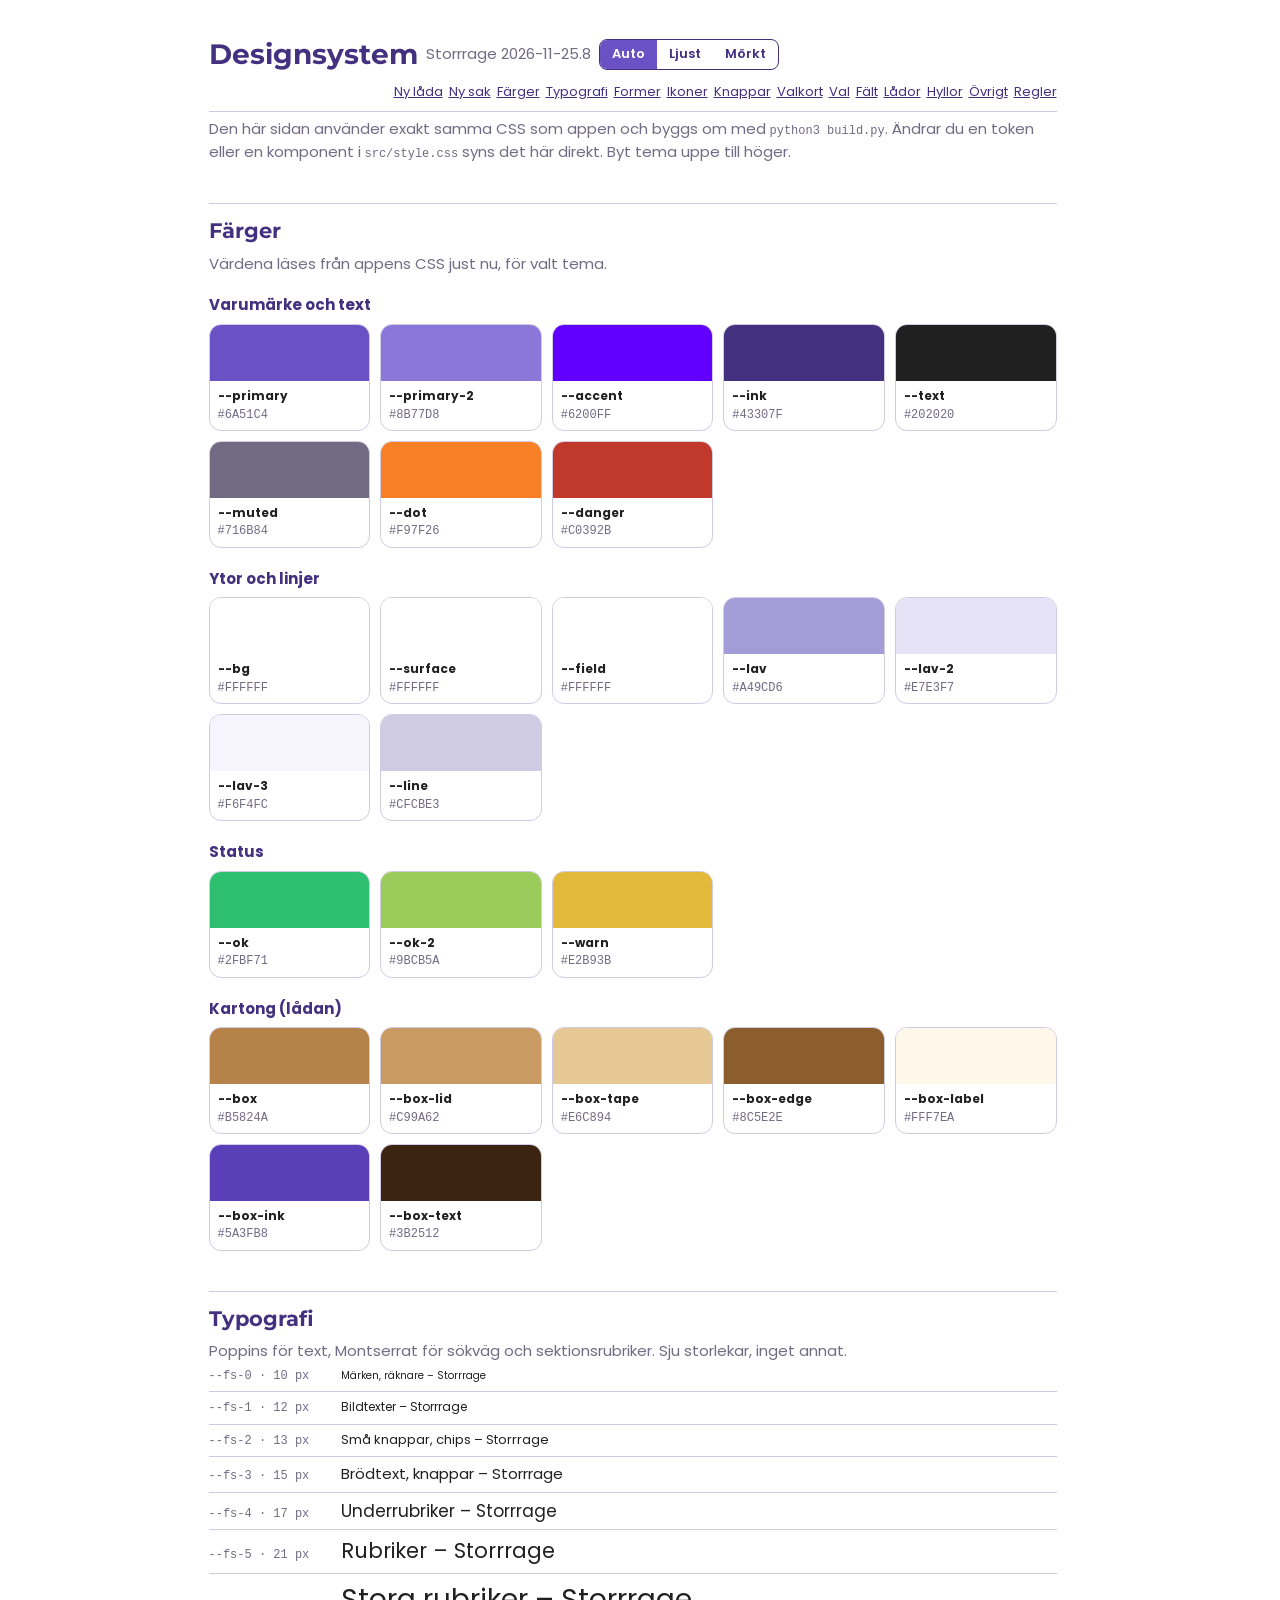
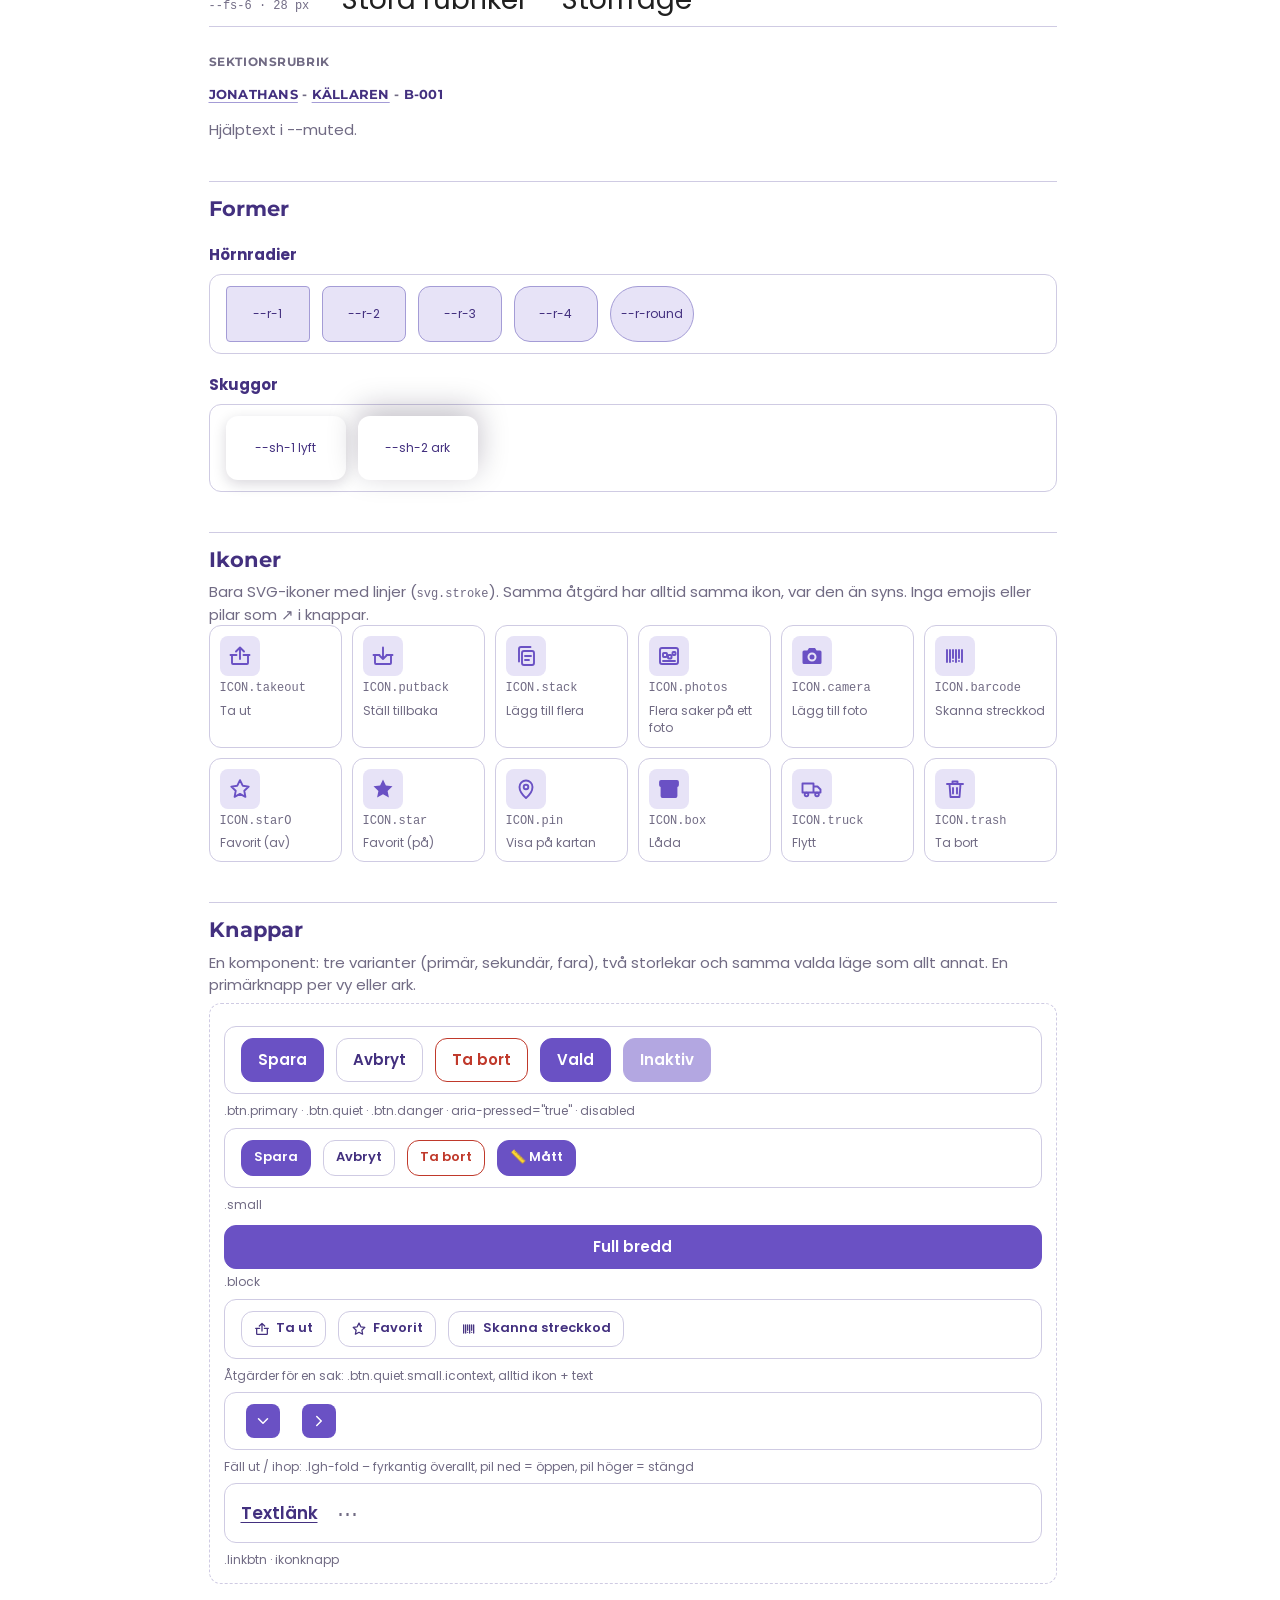
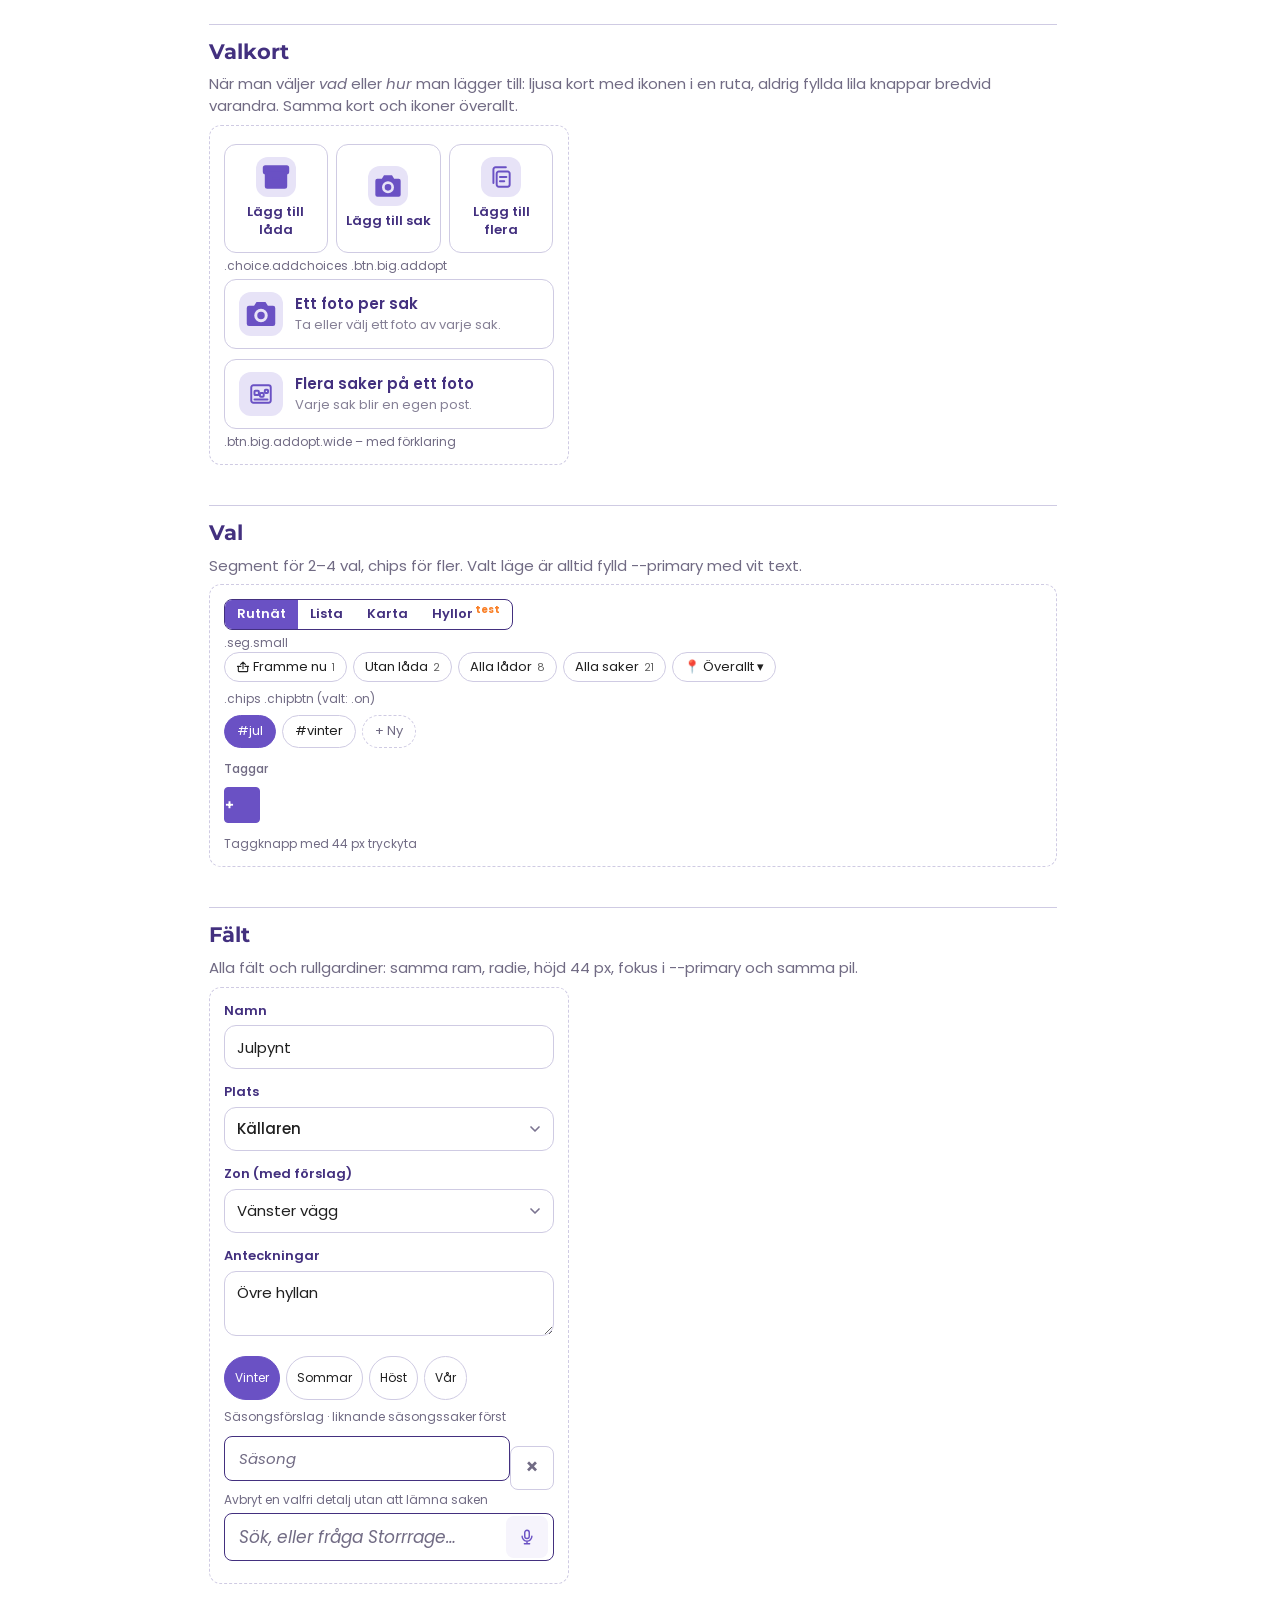
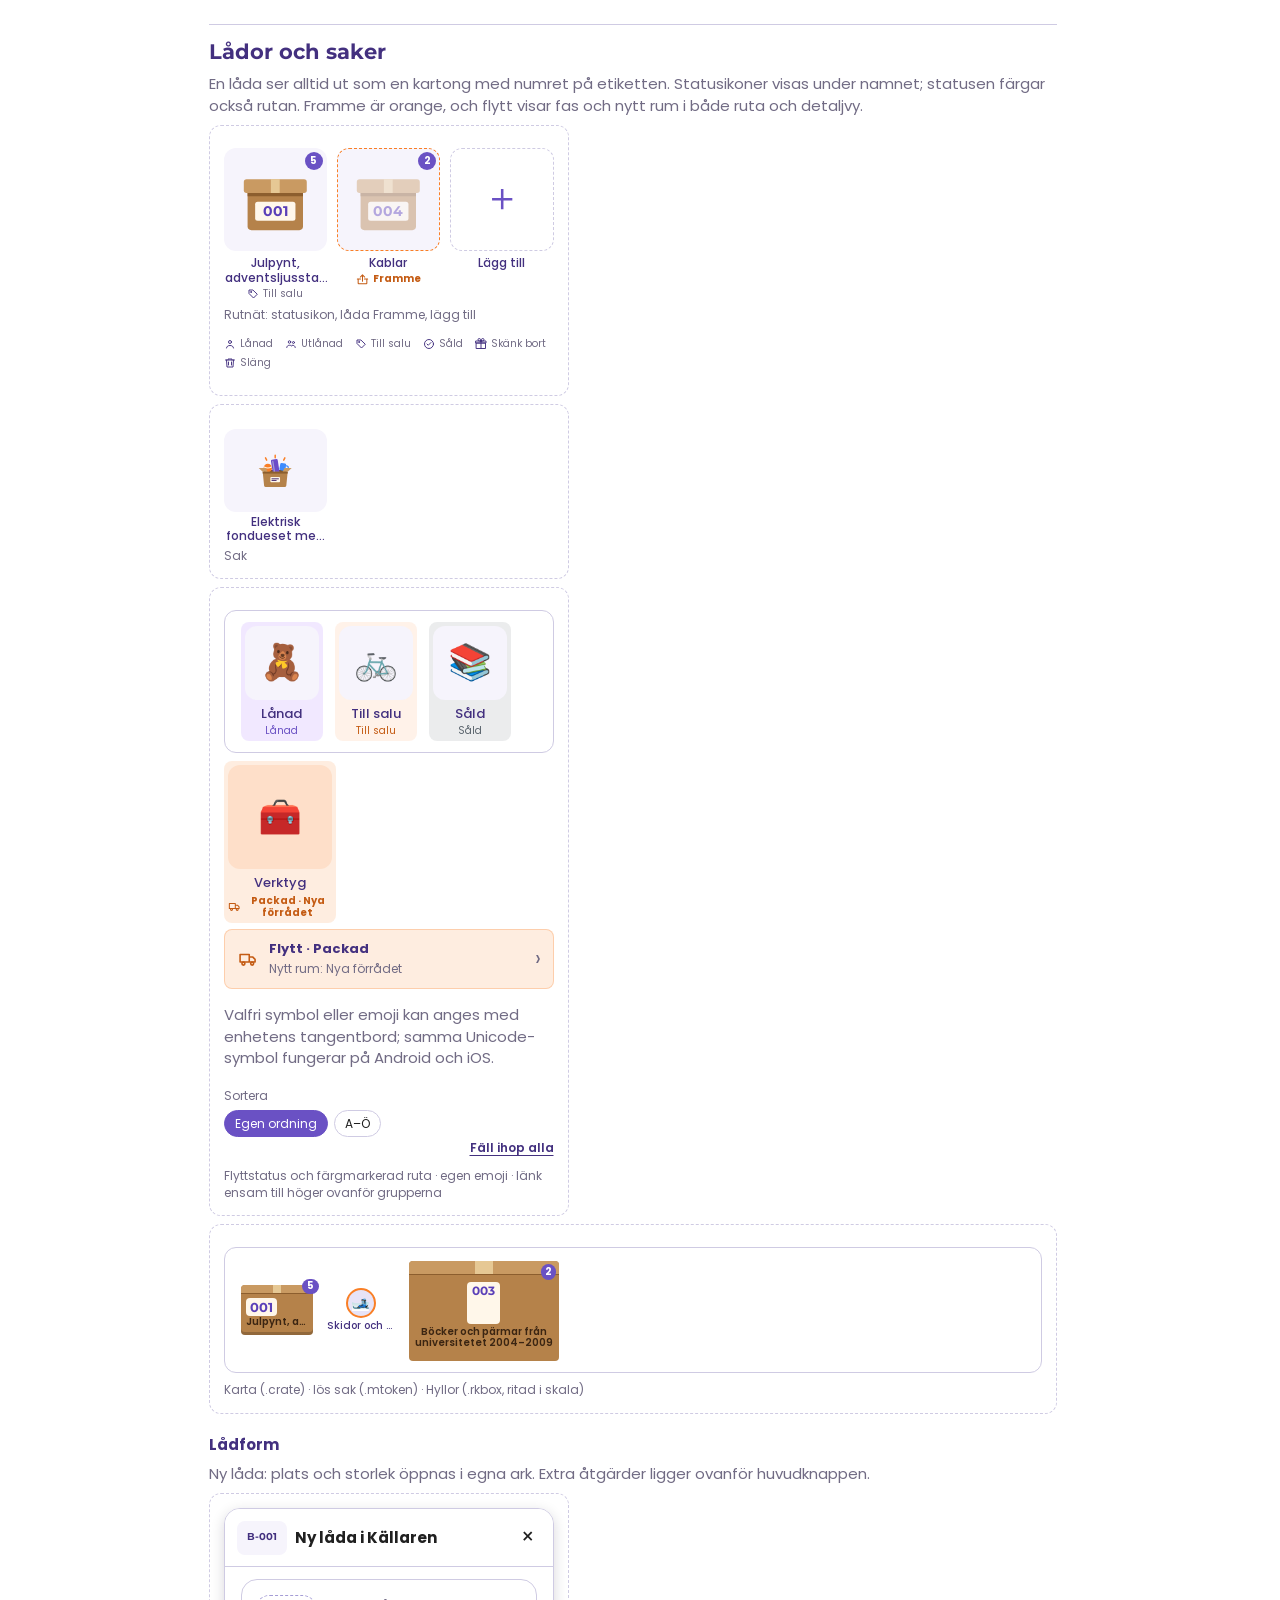
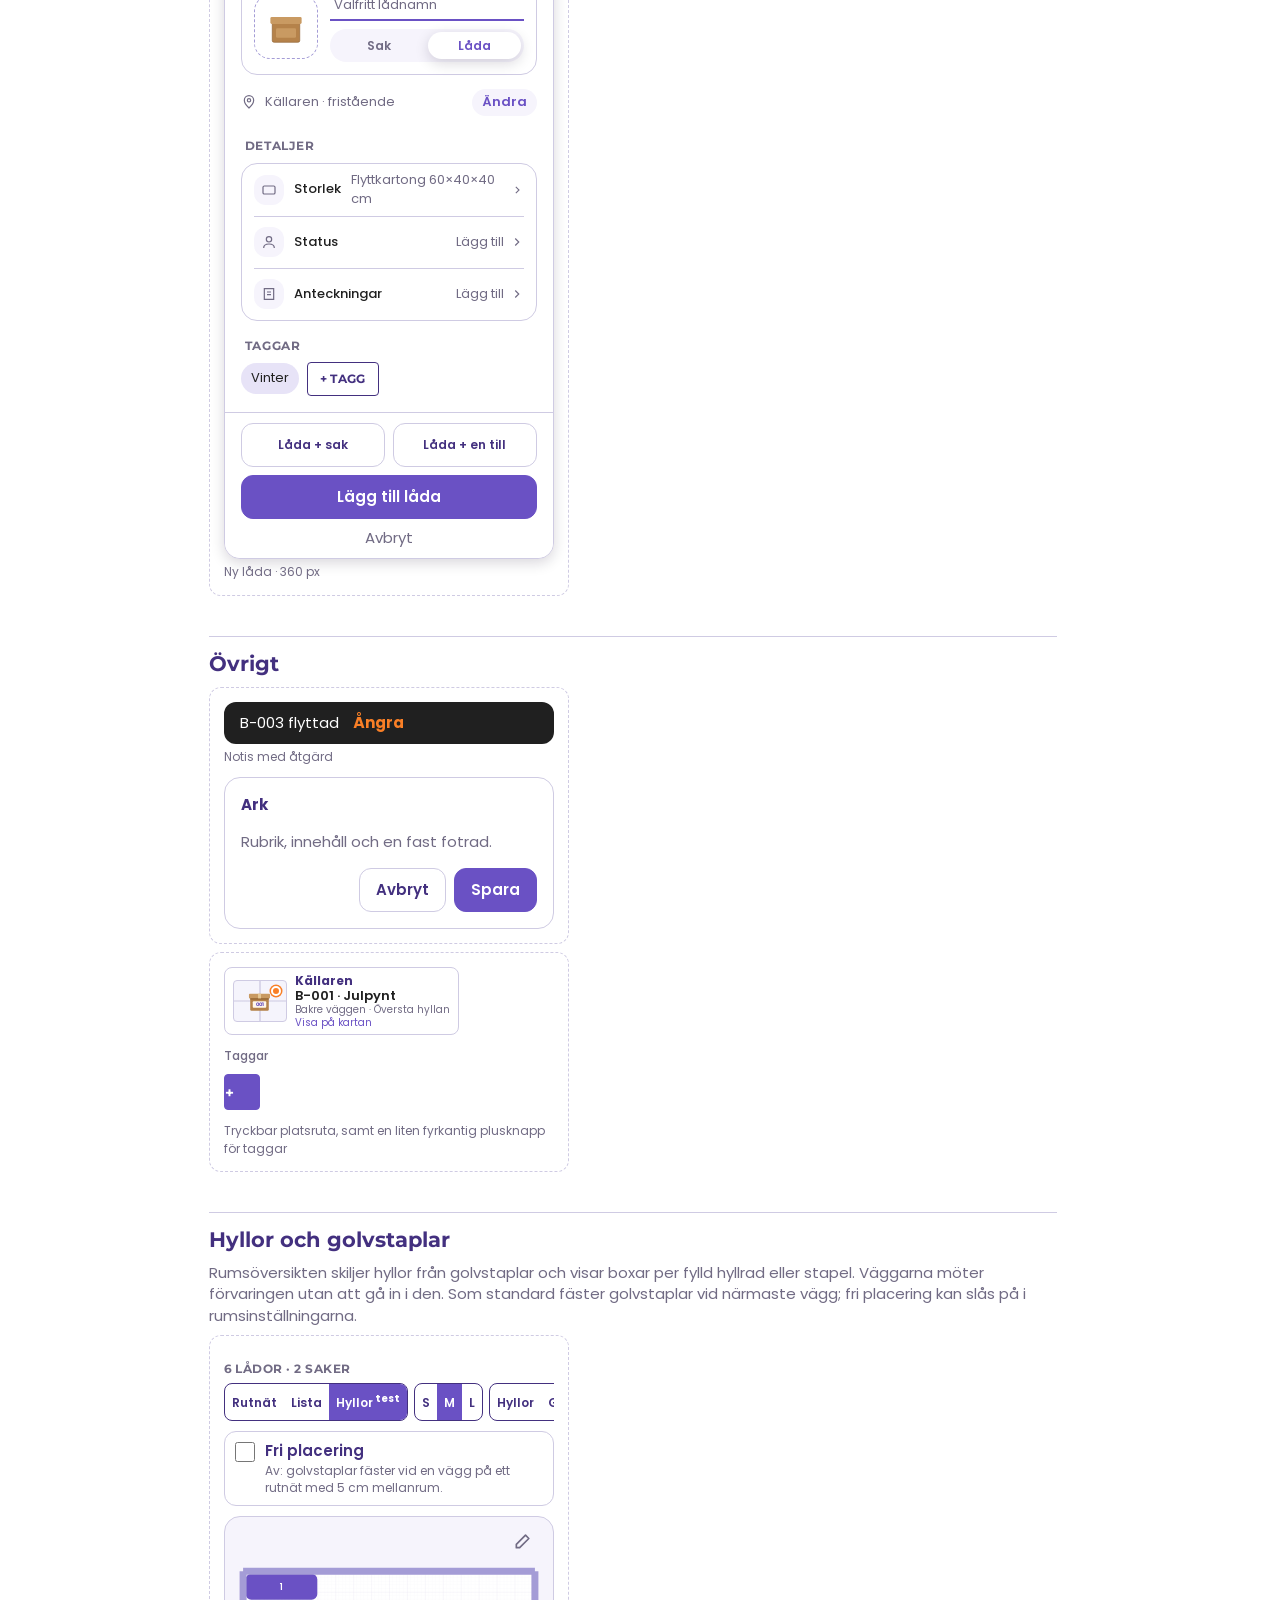
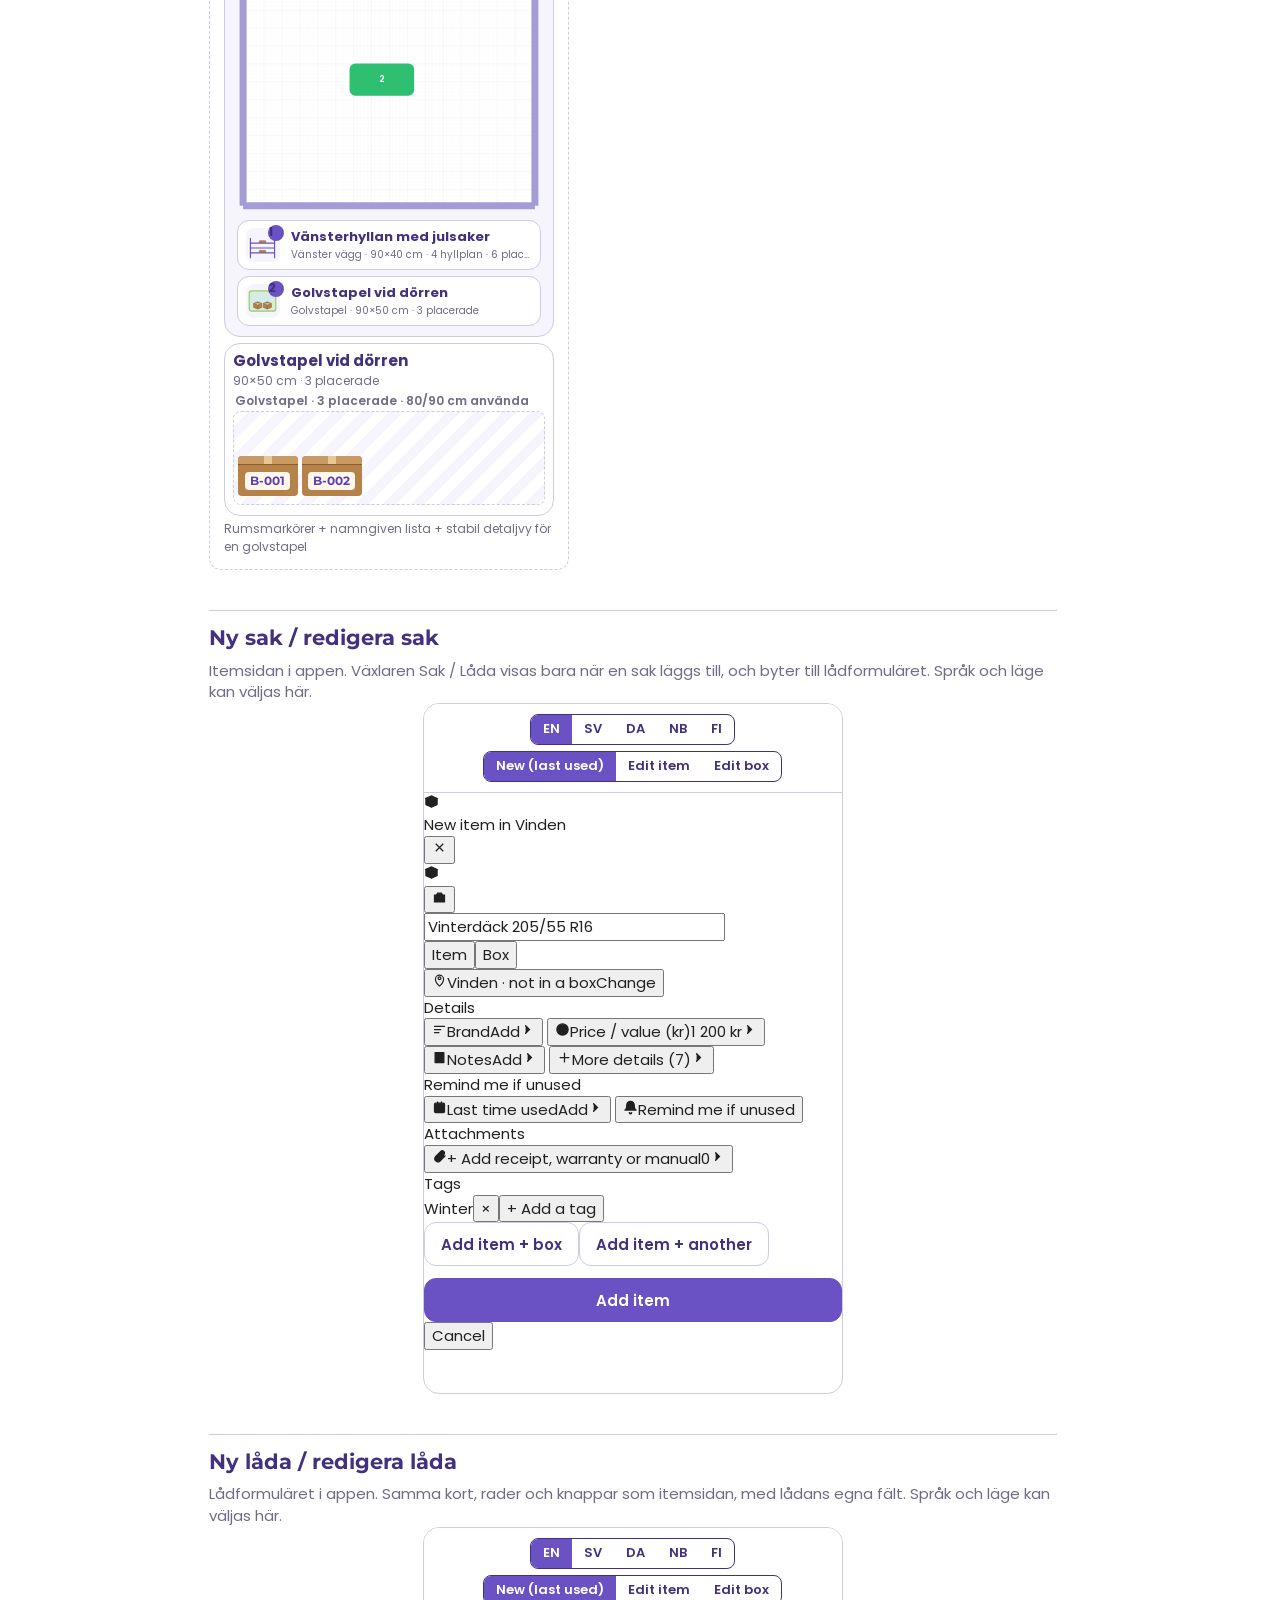
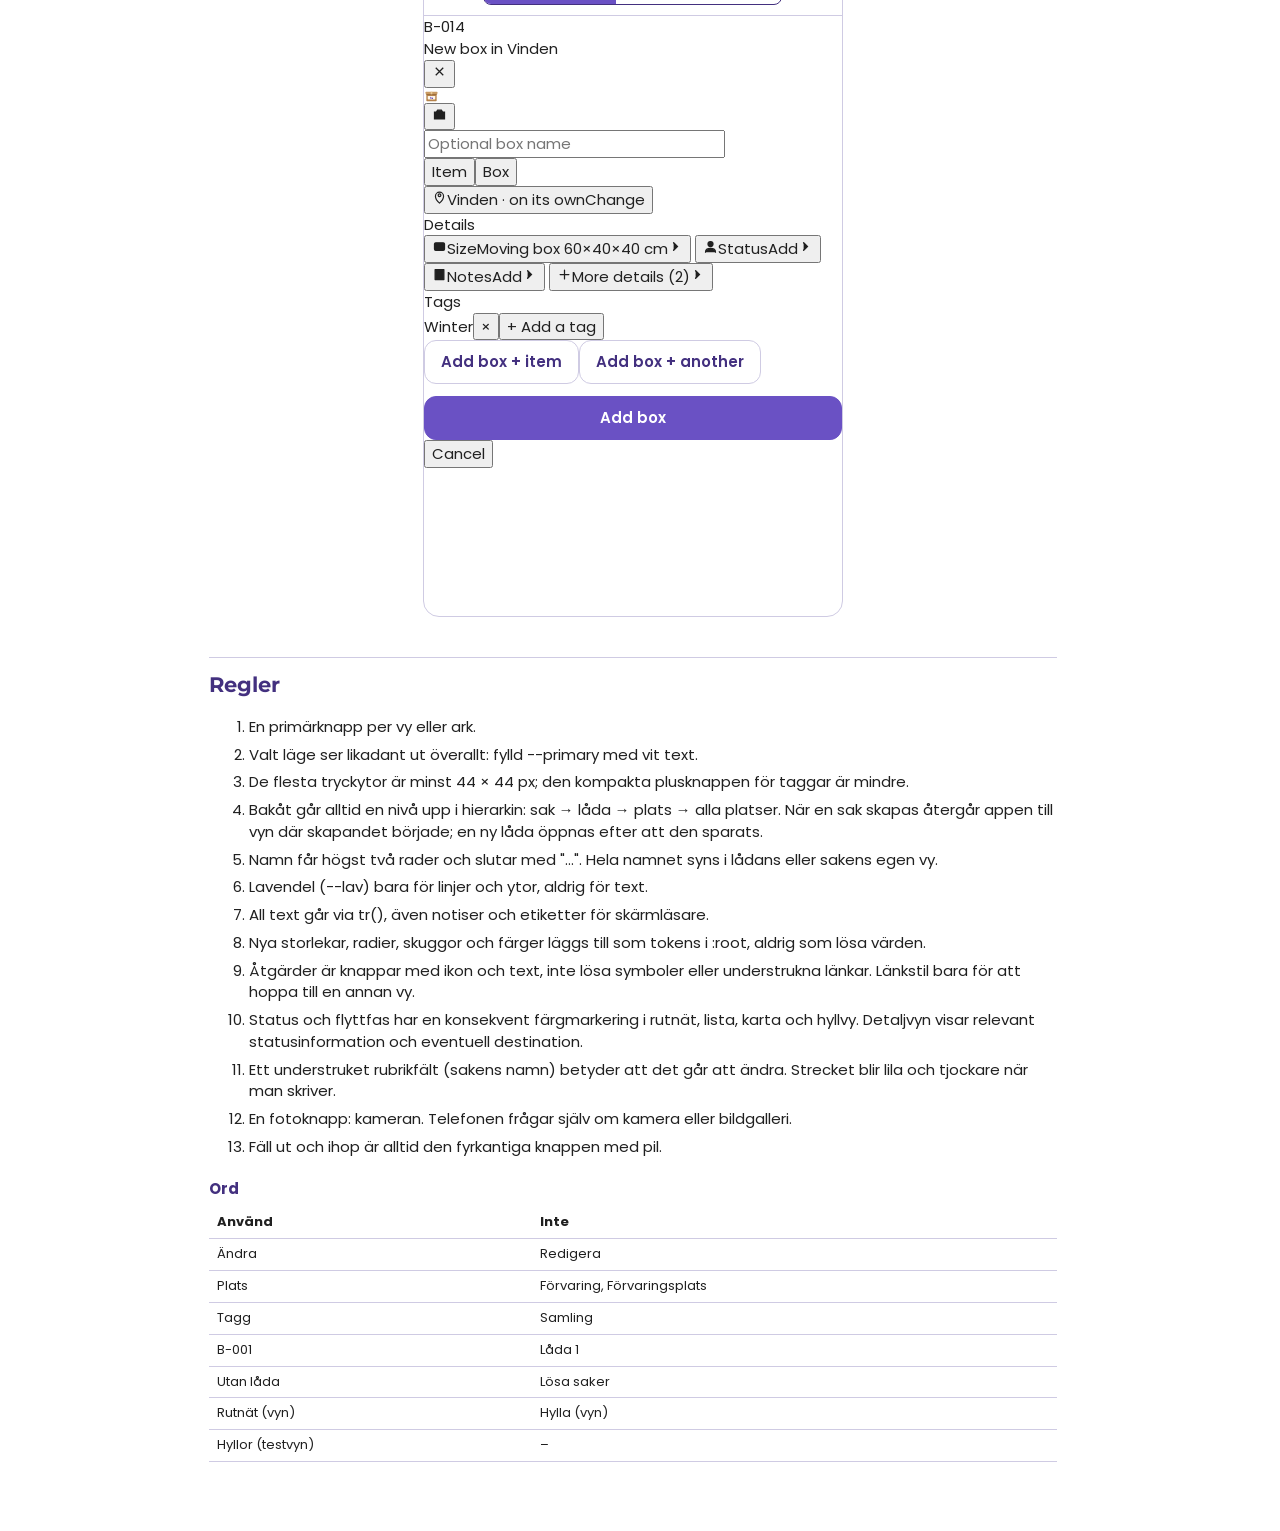
<file: styleguide.html>
<!doctype html>
<html lang="sv">
<head>
<meta charset="utf-8">
<meta name="viewport" content="width=device-width, initial-scale=1, viewport-fit=cover">
<title>Storrrage – designsystem</title>
<style>
@font-face{font-family:Poppins;src:url("./fonts/Poppins-Regular.ttf") format("truetype");font-style:normal;font-weight:400;font-display:swap}
@font-face{font-family:Poppins;src:url("./fonts/Poppins-Medium.ttf") format("truetype");font-style:normal;font-weight:500;font-display:swap}
@font-face{font-family:Poppins;src:url("./fonts/Poppins-SemiBold.ttf") format("truetype");font-style:normal;font-weight:600;font-display:swap}
@font-face{font-family:Poppins;src:url("./fonts/Poppins-Bold.ttf") format("truetype");font-style:normal;font-weight:700;font-display:swap}
@font-face{font-family:Poppins;src:url("./fonts/Poppins-Italic.ttf") format("truetype");font-style:italic;font-weight:400;font-display:swap}
@font-face{font-family:Montserrat;src:url("./fonts/Montserrat-Bold.ttf") format("truetype");font-style:normal;font-weight:700;font-display:swap}
:root{
  --primary:#6A51C4; --primary-2:#8B77D8; --accent:#6200FF; --lav:#A49CD6; --lav-2:#E7E3F7; --lav-3:#F6F4FC;
  --dot:#F97F26; --black:#202020; --bg:#FFFFFF; --surface:#FFFFFF; --ink:#43307F; --text:#202020; --muted:#716B84; --line:#CFCBE3; --danger:#C0392B;
  --tile:#6A51C4; --tile-ink:#FFFFFF; --current:#202020; --field:#FFFFFF;
  --ui:"Poppins", "Segoe UI", Roboto, Arial, sans-serif;
  --caps:"Montserrat", "Poppins", Arial, sans-serif;
  --tabh:62px;
  --fs-0:.625rem; --fs-1:.75rem; --fs-2:.8125rem; --fs-3:.9375rem; --fs-4:1.0625rem; --fs-5:1.3125rem; --fs-6:1.75rem;
  --r-1:4px; --r-2:8px; --r-3:12px; --r-4:16px; --r-round:999px;
  --sh-1:0 4px 14px rgba(20,8,40,.16); --sh-2:0 -8px 30px rgba(20,8,40,.25);
  --ok:#2FBF71; --ok-2:#9BCB5A; --warn:#E2B93B;
  --box:#B5824A; --box-lid:#C99A62; --box-tape:#E6C894; --box-edge:#8C5E2E; --box-label:#FFF7EA; --box-ink:#5A3FB8; --box-text:#3B2512;
  box-sizing:border-box; color-scheme:light;
  padding-top:env(safe-area-inset-top,0px); padding-bottom:env(safe-area-inset-bottom,0px);
}
html{scrollbar-gutter:stable}
@media (prefers-color-scheme:dark){ :root:not([data-theme="light"]){
  --bg:#17151F; --surface:#221F2D; --ink:#E7E2F8; --text:#ECEAF2; --muted:#A9A3BD; --line:#3A3550; --lav-2:#2D2842; --lav-3:#1F1C2A; --accent:#B6A1FF;
  --tile:#7A63D3; --current:#000000; --field:#17151F; --primary:#7A63D3; --primary-2:#9583DE; color-scheme:dark; } }
:root[data-theme="dark"]{ --bg:#17151F; --surface:#221F2D; --ink:#E7E2F8; --text:#ECEAF2; --muted:#A9A3BD; --line:#3A3550; --lav-2:#2D2842; --lav-3:#1F1C2A; --accent:#B6A1FF;
  --tile:#7A63D3; --current:#000000; --field:#17151F; --primary:#7A63D3; --primary-2:#9583DE; color-scheme:dark; }
*,*::before,*::after{box-sizing:inherit}
html{scroll-padding-top:env(safe-area-inset-top,0px);-webkit-text-size-adjust:100%}
html,body{max-width:100%;overflow-x:clip}
body{min-height:100vh;min-height:100dvh;margin:0;background:var(--bg);color:var(--text);font-family:var(--ui);font-size:var(--fs-3);line-height:1.45;-webkit-font-smoothing:antialiased}
img{max-width:100%;display:block}
button,input,select,textarea{font:inherit;color:inherit}
button{cursor:pointer}
:focus-visible{outline:2px solid var(--accent);outline-offset:2px}
svg{width:1em;height:1em;fill:currentColor}

/* top bar */
.topbar{position:sticky;top:env(safe-area-inset-top,0px);z-index:5;background:var(--bg);display:flex;align-items:center;justify-content:space-between;padding:12px 16px}
.logo{width:32px;height:32px;border:none;background:none;padding:0;display:block}
.logo .logosvg,.logobig .logosvg{width:100%;height:100%;display:block}
.logobig{width:132px;height:132px;margin:0 auto}
.burger{border:none;background:none;padding:6px;color:var(--ink);display:grid;place-items:center}
.burger svg{width:30px;height:30px}
.statusline{margin:10px 16px 4px;font-size:var(--fs-2);color:var(--muted)}
.wrap{max-width:560px;margin:0 auto;padding:6px 16px calc(var(--tabh) + 96px + env(safe-area-inset-bottom,0px))}
body.onboarding .tabbar,body.onboarding .fab,body.onboarding .topbar{display:none}

/* headings */
.crumbs{font-family:var(--caps);font-weight:700;font-size:var(--fs-2);letter-spacing:.02em;color:var(--ink);text-transform:uppercase;margin:14px 0 2px;line-height:1.5;word-break:break-word}
.crumbs button{border:none;background:none;padding:0;font:inherit;color:inherit;letter-spacing:inherit;text-transform:inherit;text-decoration:underline;text-decoration-color:var(--lav);text-underline-offset:3px}
.crumbs .sep{color:var(--muted)}
.tagline{font-family:var(--caps);font-weight:700;font-size:var(--fs-1);letter-spacing:.04em;color:var(--muted);text-transform:uppercase;margin:0 0 18px}
h2.section{font-family:var(--caps);font-weight:700;font-size:var(--fs-1);letter-spacing:.05em;color:var(--muted);text-transform:uppercase;margin:26px 0 10px}
.hint{color:var(--muted);font-size:var(--fs-3)}
.proof{color:var(--muted);font-size:var(--fs-1)}
.pf-name-hint{margin:-6px 0 10px}
.center{text-align:center}
.status{margin-top:40px;color:var(--muted);text-align:center}

/* tiles */
.grid{display:grid;grid-template-columns:repeat(2,minmax(0,1fr));gap:16px;margin-top:10px}
@media (min-width:520px){.grid{grid-template-columns:repeat(3,minmax(0,1fr))}}
.tile{position:relative;aspect-ratio:6/5;border-radius:var(--r-1);border:none;background:var(--tile);color:var(--tile-ink);display:flex;flex-direction:column;align-items:center;justify-content:center;padding:10px;text-align:center;font-weight:700;font-size:var(--fs-3);line-height:1.25;-webkit-user-select:none;user-select:none;-webkit-touch-callout:none;min-width:0}
.tile .tname{overflow-wrap:break-word;hyphens:auto}
.tile .tcode{font-weight:500;font-size:var(--fs-1);opacity:.75;margin-top:4px}
.tile.current{background:var(--current)}
.tile.add{background:transparent;border:1.5px solid var(--ink);color:var(--ink);font-size:var(--fs-5);font-weight:500}
.tile.add .add-sign{font-size:var(--fs-5);line-height:1}
.tile.add .add-label{font-size:var(--fs-2);font-weight:600;margin-top:4px}
.tile:active,.itile:active{transform:scale(.97)}
.dot{position:absolute;top:-5px;right:-5px;width:11px;height:11px;border-radius:50%;background:var(--dot);border:2px solid var(--bg)}
.dot.inline{position:relative;display:inline-block;top:-8px;right:auto;margin-left:2px;width:9px;height:9px;border:none}
.igrid{display:grid;grid-template-columns:repeat(3,minmax(0,1fr));gap:14px 10px;margin-top:10px}
.itile{position:relative;border:none;background:none;padding:0;text-align:center;color:var(--ink);-webkit-user-select:none;user-select:none;-webkit-touch-callout:none;min-width:0}
.itile .timg{position:relative;display:grid;place-items:center;aspect-ratio:1;border-radius:var(--r-2);background:var(--lav-3);overflow:visible}
.itile .timg img{width:100%;height:100%;object-fit:cover;border-radius:var(--r-2)}
.itile .ticon{font-size:2.2rem;line-height:1;font-family:"Noto Color Emoji","Apple Color Emoji","Segoe UI Emoji",sans-serif}
.itile .tname{display:block;font-weight:500;font-size:var(--fs-2);line-height:1.25;margin-top:6px;overflow-wrap:break-word;hyphens:auto}
.tilestatus,.tileout{display:flex;align-items:center;justify-content:center;gap:4px;margin-top:3px;font-size:var(--fs-0);line-height:1.2}
.tilestatus{color:var(--muted)}
.tilestatus svg{width:12px;height:12px;flex:none;color:var(--ink)}
.tileout{color:var(--dot);font-weight:700}
.tileout svg{width:13px;height:13px;flex:none}
.status-samples{display:flex;flex-wrap:wrap;gap:4px 12px;margin:12px 0}
.itile .tcap{display:flex;gap:3px;justify-content:center;align-items:center;font-size:var(--fs-1);color:var(--muted);margin-top:2px}
.itile .tcap svg{width:11px;height:11px}
.itile.add .timg{border:1.5px dashed var(--line);background:transparent;font-size:var(--fs-6);color:var(--ink)}

/* box page bar */
.boxbar{display:flex;align-items:center;gap:8px;margin:-6px 0 6px;flex-wrap:wrap}
.qr{width:44px;height:44px;padding:4px;background:#fff;border:1px solid var(--line);border-radius:var(--r-1)}
.qr svg{width:100%;height:100%;display:block;fill:initial}
.bphoto{width:44px;height:44px;padding:0;border:none;border-radius:var(--r-1);overflow:hidden;margin-left:auto}
.bphoto img{width:100%;height:100%;object-fit:cover}

/* inputs */
.input,.search{width:100%;padding:11px 14px;border:1.5px solid var(--ink);border-radius:var(--r-2);background:var(--field);color:var(--text)}
.input::placeholder,.search::placeholder,.fl input::placeholder,.fl textarea::placeholder,.title::placeholder{color:var(--muted);font-style:italic}
.search{margin:0 0 8px}
.title{width:100%;border:none;border-bottom:1.5px solid var(--line);background:transparent;font-family:var(--caps);font-weight:700;font-size:var(--fs-4);color:var(--ink);padding:6px 0;margin:2px 0 14px;text-transform:uppercase;letter-spacing:.01em}
.title:focus{outline:none;border-bottom-color:var(--accent)}
.fl{position:relative;border:1.5px solid var(--ink);border-radius:var(--r-2);margin:10px 0;background:var(--field)}
.fl input,.fl textarea,.fl select{width:100%;border:none;background:transparent;padding:11px 14px;color:var(--text);border-radius:var(--r-2);min-width:0}
.fl textarea{min-height:68px;resize:vertical}
.fl input:focus,.fl textarea:focus,.fl select:focus{outline:none}
.fl:focus-within{border-color:var(--accent)}
.fl > label{position:absolute;top:-9px;left:10px;padding:0 4px;background:var(--field);font-size:var(--fs-1);color:var(--muted);pointer-events:none;transition:opacity .15s}
.fl input:placeholder-shown ~ label,.fl textarea:placeholder-shown ~ label{opacity:0}
.fl > label.always{opacity:1}
.optional-field{position:relative;padding-right:44px}
.btn.small.optcancel{position:absolute;right:0;top:10px;width:44px;height:44px;min-height:44px;padding:0;border-radius:var(--r-2);color:var(--muted);font-size:var(--fs-5)}
.season-suggestions{margin:0 0 8px}
.season-suggestions .chipbtn{min-height:44px}
.fl.two{display:flex;flex-wrap:wrap;align-items:center}
.fl.two input{flex:1 1 140px}
.fl.two select{flex:1 1 150px;color:var(--muted);font-size:var(--fs-2)}
.notify{display:block;font-size:var(--fs-2);color:var(--muted);padding:0 14px 10px;margin-top:-4px}
.notify.due{color:var(--dot)}
.notify .dot{top:-2px;right:auto;margin-left:4px;position:relative;display:inline-block;border:none}
.fl.att{padding:16px 14px 10px}
.attrow{display:flex;align-items:center;gap:8px;padding:4px 0;color:var(--ink)}
.attrow span{flex:1;min-width:0;overflow-wrap:anywhere}
.attrow button{border:none;background:none;color:var(--ink);padding:4px;display:grid;place-items:center}
.attrow button svg{width:18px;height:18px}
.addfile{display:inline-flex;align-items:center;min-height:44px;background:var(--primary);color:#fff;border-radius:var(--r-2);font-size:var(--fs-2);font-weight:500;padding:8px 12px;cursor:pointer}
.locbox{position:relative;margin:16px 2px 10px}
.locbox .lab{font-size:var(--fs-1);color:var(--muted);font-weight:500}
.locbox p{margin:0;color:var(--ink);padding-right:60px}
.locbox .linkbtn{position:absolute;right:0;top:12px}
.tags{display:flex;flex-wrap:wrap;gap:8px;margin:12px 0}
.tag{border:1.5px solid var(--ink);background:transparent;color:var(--ink);border-radius:var(--r-1);padding:7px 12px;font-family:var(--caps);font-size:var(--fs-1);font-weight:600;text-transform:uppercase;letter-spacing:.03em}
.tag.plus{display:inline-grid;place-items:center;width:36px;height:36px;min-width:0;min-height:0;background:var(--primary);border-color:var(--primary);color:#fff;font-size:var(--fs-3);padding:0}
.adddetail{color:var(--muted);font-style:italic;margin:4px 0 14px}
.hero{position:relative;width:min(70%,280px);margin:0 auto 10px}
.heroimg{display:block;width:100%;aspect-ratio:1;border:none;padding:0;background:var(--lav-2);border-radius:var(--r-1);overflow:hidden}
.heroimg img{width:100%;height:100%;object-fit:contain;background:#fff}
.heroimg.empty{display:grid;place-items:center}
.heroimg .ticon{font-size:4rem;opacity:.6;font-family:"Noto Color Emoji","Apple Color Emoji","Segoe UI Emoji",sans-serif}
.cam{position:absolute;right:-16px;bottom:-14px;width:46px;height:46px;border-radius:50%;background:var(--primary);color:#fff;display:grid;place-items:center;cursor:pointer;box-shadow:var(--sh-1)}
.cam svg{width:20px;height:20px}
button.cam{border:0;padding:0}
.thumbs{display:flex;gap:8px;overflow-x:auto;margin:18px 0 6px;padding:6px 2px}
.th{position:relative;flex:none}
.th > button:first-child{width:58px;height:58px;padding:0;border:none;border-radius:var(--r-1);overflow:hidden;display:block}
.th img{width:100%;height:100%;object-fit:cover}
.th .x,.attrow .x{position:absolute;top:-6px;right:-6px;width:22px;height:22px;border-radius:50%;border:none;background:var(--black);color:#fff;font-size:var(--fs-3);line-height:1;display:grid;place-items:center;padding:0}
.attrow .x{position:static;background:none;color:var(--muted);font-size:var(--fs-4)}

/* lists (profile, settings) */
.list{display:flex;flex-direction:column;gap:10px;margin:16px 0}
.row{display:flex;align-items:center;gap:14px;width:100%;padding:11px 16px;border:1.5px solid var(--black);border-radius:var(--r-1);background:var(--surface);color:var(--text);text-align:left;font-size:var(--fs-4)}
.row svg{width:18px;height:18px;flex:none}
.row span{flex:1;min-width:0}
.row em{font-style:normal;color:var(--muted);font-size:var(--fs-2)}
.row .count{background:var(--dot);color:#fff;border-radius:var(--r-round);font-size:var(--fs-1);padding:1px 8px}
.row.static{cursor:default}
.prow{display:flex;justify-content:space-between;align-items:center;gap:10px;padding:9px 0;border-bottom:1px solid var(--line)}
.dues{display:flex;flex-direction:column;gap:14px;margin-top:12px}
.due{display:grid;grid-template-columns:96px 1fr;gap:12px;align-items:start}
.dueact{display:flex;flex-direction:column;gap:6px;align-items:flex-start}

/* buttons */
.btn{border:1.5px solid var(--line);background:var(--surface);color:var(--ink);padding:10px 16px;min-height:44px;border-radius:var(--r-3);font-weight:600;font-size:var(--fs-3);white-space:nowrap}
.btn.primary{background:var(--primary);border-color:var(--primary);color:#fff}
.btn.quiet{border-color:var(--line);background:var(--surface);color:var(--ink)}
.btn.danger{border-color:var(--danger);color:var(--danger);background:transparent}
.btn.on,.btn[aria-pressed="true"]{background:var(--primary);border-color:var(--primary);color:#fff}
.btn.small{padding:6px 12px;min-height:36px;font-size:var(--fs-2)}
.btn.block{display:block;width:100%;margin-top:12px}
.btn:disabled{opacity:.5}
.btn.big{display:flex;flex-direction:column;align-items:center;gap:8px;padding:18px 10px;white-space:normal;flex:1;background:var(--primary);border-color:var(--primary);color:#fff;font-weight:600}
.btn.big svg{width:28px;height:28px}
.choice{display:flex;gap:12px;margin:8px 0 6px}
.iconbtn,.linkbtn{border:none;background:none;padding:0;color:var(--ink);font-weight:600;text-decoration:underline;text-underline-offset:3px}
.banner{background:var(--lav-3);border-left:4px solid var(--dot);padding:10px 14px;border-radius:var(--r-2);margin:0 0 16px;display:flex;gap:10px;align-items:center;flex-wrap:wrap}
.banner span{flex:1;min-width:180px;font-size:var(--fs-3)}

/* tab bar + talk button */
.tabbar{position:fixed;left:0;right:0;bottom:0;z-index:6;display:grid;grid-template-columns:repeat(3,1fr);background:var(--bg);border-top:1px solid var(--line);padding-bottom:env(safe-area-inset-bottom,0px)}
.tabbar button{position:relative;border:none;background:none;height:var(--tabh);padding:0;display:flex;flex-direction:column;align-items:center;justify-content:center;gap:2px;color:var(--ink);font-size:var(--fs-1);font-weight:500}
.tabbar button svg{display:block;flex:none;width:22px;height:22px}
.tabbar button.on{color:var(--accent)}
.tabbar button.on::before{content:"";position:absolute;top:-2px;left:0;right:0;height:3px;background:var(--accent)}
.tabbar .dot{top:10px;right:calc(50% - 16px);width:9px;height:9px}
.fab{position:fixed;right:16px;bottom:calc(var(--tabh) + 16px + env(safe-area-inset-bottom,0px));z-index:6;width:58px;height:58px;border-radius:50%;border:none;background:var(--primary);color:#fff;display:grid;place-items:center;box-shadow:var(--sh-1)}
.fab svg{width:26px;height:26px}

/* welcome */
.welcome{max-width:340px;margin:0 auto;padding:40px 0 20px;text-align:center;display:flex;flex-direction:column;gap:12px}
.welcome h1{font-size:var(--fs-6);color:var(--ink);margin:20px 0 0;font-weight:700}
.welcome p{color:var(--ink);margin:0 0 18px}

/* sheets */
dialog{border:none;border-radius:var(--r-4);padding:0;background:var(--surface);color:var(--text);width:min(520px,calc(100vw - 20px));max-height:calc(100vh - 40px);max-height:calc(100dvh - 40px);overflow:hidden;overscroll-behavior:contain}
dialog::backdrop{background:rgba(20,8,40,.55)}
.sheet{padding:20px;max-height:calc(100vh - 40px);max-height:calc(100dvh - 40px);overflow-y:auto;overscroll-behavior:contain;-webkit-overflow-scrolling:touch}
.sheet h3{margin:0 0 14px;font-size:var(--fs-4);color:var(--ink);font-weight:700}
.field{display:block;margin-bottom:14px}
.field>span{display:block;font-size:var(--fs-2);font-weight:600;margin-bottom:5px;color:var(--ink)}
.field input,.field select,.field textarea{width:100%;padding:10px 12px;border:1.5px solid var(--ink);border-radius:var(--r-2);background:var(--field);color:var(--text)}
.field.compact input{padding-top:7px;padding-bottom:7px}
.field textarea{min-height:70px;resize:vertical}
.row2{display:grid;grid-template-columns:1fr 1fr;gap:12px}
.sheet-foot{display:flex;gap:8px;justify-content:flex-end;flex-wrap:wrap;margin-top:6px}
.sheet-foot .spacer{flex:1}
.menu{display:flex;flex-direction:column;gap:8px}
.menu .btn{text-align:left}
.chip{display:inline-block;font-weight:700;background:var(--primary);color:#fff;padding:1px 8px;border-radius:var(--r-1);font-size:var(--fs-2)}
.chips{display:flex;flex-wrap:wrap;gap:6px;margin-top:7px}
.chipbtn{border:1.5px solid var(--line);background:transparent;border-radius:var(--r-round);padding:6px 12px;font-size:var(--fs-2);color:var(--text)}
.chipbtn.on{background:var(--primary);color:#fff;border-color:var(--primary)}
.chipbtn.add{border-style:dashed;color:var(--muted)}
.photos{display:flex;flex-wrap:wrap;gap:8px}
.ph{position:relative;width:84px;height:84px}
.ph img{width:100%;height:100%;object-fit:cover;border-radius:var(--r-2)}
.ph button{position:absolute;top:3px;right:3px;width:26px;height:26px;border-radius:50%;border:none;background:rgba(0,0,0,.65);color:#fff;line-height:1}
.addph{width:84px;height:84px;border:1.5px dashed var(--line);border-radius:var(--r-2);display:grid;place-items:center;cursor:pointer;color:var(--muted);font-size:var(--fs-2);text-align:center;padding:4px}
.addph input{display:none}
details.more{margin:2px 0 14px}
details.more summary{cursor:pointer;font-weight:600;font-size:var(--fs-3);margin-bottom:10px;color:var(--ink)}
.vlog{max-height:34vh;overflow-y:auto;display:flex;flex-direction:column;gap:6px;margin:8px 0 12px}
.vl{padding:8px 12px;border-radius:var(--r-3);max-width:88%;font-size:var(--fs-3)}
.vl.you{align-self:flex-end;background:var(--primary);color:#fff}
.vl.app{align-self:flex-start;background:var(--lav-3)}
.vl .btn{margin-top:6px;padding:6px 10px}
.vl .src{display:inline-block;font-size:var(--fs-0);font-weight:700;letter-spacing:.04em;text-transform:uppercase;padding:1px 6px;border-radius:var(--r-1);margin-right:6px;vertical-align:1px}
.vl .src.ai{background:var(--lav);color:#fff}
.vl .src.simple{border:1px solid var(--line);color:var(--muted)}
.vlive{background:var(--lav-3);border:1.5px dashed var(--line);border-radius:var(--r-3);padding:10px 12px;margin:0 0 10px;min-height:2.6em}
.mic{display:block;width:100%;padding:20px;border-radius:var(--r-4);border:none;background:var(--primary);color:#fff;font-weight:700;font-size:var(--fs-4)}
.mic.on{background:var(--dot)}
.vtype{display:flex;gap:8px;margin:12px 0}
.vtype input{flex:1;min-width:0;padding:10px 12px;border:1.5px solid var(--ink);border-radius:var(--r-2);background:var(--field);color:var(--text)}
.vrow{display:flex;justify-content:space-between;align-items:center;gap:8px;flex-wrap:wrap;margin-bottom:10px}
.btn.rec{border-color:var(--danger);color:var(--danger)}
.check{display:flex;gap:8px;align-items:center;font-size:var(--fs-3);margin:4px 0 12px}
.help{margin:0 0 4px;padding-left:18px;color:var(--muted);font-size:var(--fs-3)}
.aistat{margin:-4px 0 10px;font-size:var(--fs-2);color:var(--muted)}
.notes{margin-top:8px}
.note{display:flex;flex-wrap:wrap;align-items:center;gap:8px;padding:8px 0;border-bottom:1px solid var(--line)}
.note audio{flex:1 1 220px;height:40px;min-width:0}
.items{list-style:none;margin:0;padding:0}
.item{display:flex;gap:12px;align-items:center;padding:8px 0;width:100%;background:none;border:none;border-bottom:1px solid var(--line);text-align:left;color:var(--text)}
.thumb{width:48px;height:48px;border-radius:var(--r-2);object-fit:cover;flex:none;background:var(--lav-3)}
.thumb.icon{display:grid;place-items:center;font-size:var(--fs-6)}
.item-main{flex:1;min-width:0}
.item-name,.item-sub{display:block}
.item-sub{font-size:var(--fs-2);color:var(--muted)}
video{width:100%;border-radius:var(--r-3);background:#000;aspect-ratio:4/3;object-fit:cover}
.toast{position:fixed;left:50%;transform:translateX(-50%);bottom:calc(var(--tabh) + 86px + env(safe-area-inset-bottom,0px));background:var(--black);color:#fff;padding:10px 16px;border-radius:var(--r-3);max-width:min(92vw,520px);z-index:20;font-size:var(--fs-3)}
#viewer{width:100vw;height:100%;max-width:none;max-height:none;margin:0;padding:0;border-radius:0;background:#000;color:#fff}
#viewer::backdrop{background:#000}
.vwrap{position:absolute;inset:0;display:grid;place-items:center;overflow:hidden;touch-action:none}
.vwrap img{max-width:100%;max-height:100%;transform-origin:center;user-select:none;-webkit-user-drag:none}
.vclose{position:absolute;top:calc(10px + env(safe-area-inset-top,0px));right:12px;width:44px;height:44px;border-radius:50%;border:none;background:rgba(255,255,255,.18);color:#fff;font-size:var(--fs-6)}
.vhint{position:absolute;bottom:calc(12px + env(safe-area-inset-bottom,0px));left:0;right:0;text-align:center;margin:0;font-size:var(--fs-2);opacity:.7}
@media (prefers-reduced-motion:reduce){*{transition:none!important;animation:none!important}}

/* place switcher */
.placebar{display:flex;gap:8px;overflow-x:auto;padding:12px 16px 4px;margin:0 -16px;scrollbar-width:none}
.placebar::-webkit-scrollbar{display:none}
.pchip{position:relative;flex:none;border:1.5px solid var(--ink);background:transparent;color:var(--ink);border-radius:var(--r-1);padding:8px 14px;font-weight:600;font-size:var(--fs-3);-webkit-user-select:none;user-select:none;-webkit-touch-callout:none}
.pchip.on{background:var(--current);border-color:var(--current);color:#fff}
.pchip.add{border-style:dashed;color:var(--muted);border-color:var(--line)}
.pchip .dot{top:-4px;right:-4px;width:10px;height:10px}
.placehead{margin:28px 0 4px;padding-top:14px;border-top:1.5px solid var(--line)}
.placehead button{border:none;background:none;padding:0;font-family:var(--caps);font-weight:700;font-size:var(--fs-3);color:var(--ink);text-transform:uppercase;letter-spacing:.02em}
/* search scope */
.scope{margin:0 0 10px}
.scope .lab{font-size:var(--fs-1);color:var(--muted);font-weight:500}
.scope .chips{margin-top:4px}
.chipbtn.small{padding:4px 10px;font-size:var(--fs-1)}
/* item page: done bar */
.donebar{position:fixed;left:0;right:0;bottom:calc(var(--tabh) + env(safe-area-inset-bottom,0px));z-index:6;display:flex;gap:10px;justify-content:flex-end;padding:10px 16px;background:var(--bg);border-top:1px solid var(--line)}
.donebar .btn{flex:1;max-width:260px}
.donebar .btn.primary{flex:1.3}
.donebar.newitembar{display:grid;grid-template-columns:.85fr 1.3fr .85fr;gap:6px;flex-wrap:nowrap}
.donebar.newitembar .btn{width:100%;min-width:0;max-width:none;flex:none;padding:9px 4px;font-size:clamp(.65rem,2.6vw,.8rem);line-height:1.15;white-space:normal}
.donebar.newitembar .btn.primary{flex:none}
.donebar.edititembar{justify-content:space-between}
body.itemview .fab{display:none}
body.itemview .wrap{padding-bottom:calc(var(--tabh) + 120px + env(safe-area-inset-bottom,0px))}

/* item page v2 */
.title{margin:6px 0 10px;text-align:center}
.fl.group{padding:16px 12px 10px}
.fl.group .pair{display:flex;gap:8px;flex-wrap:wrap}
.fl.group .pair input,.fl.group .pair select,.fl.group input.sub{flex:1 1 140px;border:1.5px solid var(--line);border-radius:var(--r-2);padding:9px 10px;background:var(--field);color:var(--text);min-width:0}
.fl.group input.sub{width:100%;margin-top:8px}
.adddet{margin:14px 0 6px}
.adddet .lab,.tags .lab{display:block;width:100%;font-size:var(--fs-1);color:var(--muted);font-weight:500;margin-bottom:2px}
.adddet .chipbtn{border-style:dashed;color:var(--ink);font-size:var(--fs-2);padding:5px 11px}
.pagetitle{font-family:var(--caps);font-weight:700;font-size:var(--fs-4);color:var(--ink);margin:6px 0 4px;text-transform:uppercase}
/* batch */
.choice.col{flex-direction:column}
.btn.big small{font-weight:400;font-size:var(--fs-2);opacity:.85;line-height:1.3}
label.btn{cursor:pointer;text-align:center}
.brows{display:flex;flex-direction:column;gap:10px;margin:14px 0}
.brow{display:grid;grid-template-columns:72px 1fr auto;gap:10px;align-items:center;padding:8px;border:1.5px solid var(--line);border-radius:var(--r-3)}
.brow.off{opacity:.45}
.bthumb{width:72px;height:72px;padding:0;border:none;border-radius:var(--r-2);overflow:hidden;background:var(--lav-3)}
.bthumb img{width:100%;height:100%;object-fit:cover}
.bmain{min-width:0}
.bmain .input{padding:8px 10px}
.bdet{margin:4px 0 0;font-size:var(--fs-1);color:var(--muted)}
.binc{display:flex;flex-direction:column;align-items:center;gap:2px;font-size:var(--fs-1);color:var(--muted)}
.binc input{width:20px;height:20px;accent-color:var(--primary)}
.morebtn{margin-bottom:12px}
.donebar .btn:disabled{opacity:.45}
/* language switch */
.seg{display:inline-flex;border:1.5px solid var(--ink);border-radius:var(--r-2);overflow:hidden}
.seg button{border:none;background:transparent;color:var(--ink);padding:7px 14px;font-weight:600;font-size:var(--fs-3)}
.langsw{display:flex;justify-content:flex-end;margin:-24px 0 4px}

.aisug{display:flex;align-items:center;justify-content:center;gap:8px;margin:-2px 0 10px}
.testtag{display:inline-block;font-family:var(--caps);font-size:var(--fs-0);font-weight:700;letter-spacing:.06em;color:#fff;background:var(--dot);border-radius:var(--r-1);padding:2px 6px;vertical-align:2px}
.sugs{display:flex;flex-direction:column;gap:8px;margin:10px 0 14px}
.sug{display:flex;gap:10px;align-items:flex-start;padding:10px;border:1.5px solid var(--line);border-radius:var(--r-2)}
.sug input{width:20px;height:20px;margin-top:2px;accent-color:var(--primary);flex:none}
.sug small{color:var(--muted)}

/* round 5 */
.tabbar{grid-template-columns:repeat(4,1fr)}
.tabbar .addtab .plus{display:grid;place-items:center;width:34px;height:34px;border-radius:50%;background:var(--primary);color:#fff;font-size:var(--fs-5);line-height:1;margin-top:-4px}
.fab{bottom:calc(var(--tabh) + 16px + env(safe-area-inset-bottom,0px))}
.headrow{display:flex;align-items:flex-start;justify-content:space-between;gap:8px}
.headrow > .headtext{flex:1;min-width:0}
.headrow .tagline{margin-bottom:12px}
.vtoggle{display:flex;gap:2px;margin-top:10px;border:1.5px solid var(--line);border-radius:var(--r-2);padding:2px;flex:none}
.vtoggle button{border:none;background:none;padding:4px 6px;border-radius:var(--r-1);color:var(--muted);display:grid;place-items:center}
.vtoggle button svg{width:16px;height:16px}
.vtoggle button.on{background:var(--primary);color:#fff}
.picon{margin-right:6px;font-family:"Noto Color Emoji","Apple Color Emoji","Segoe UI Emoji",sans-serif}
.iconpick{display:flex;flex-wrap:wrap;gap:6px}
.iconpick button{width:42px;height:42px;border:1.5px solid var(--line);border-radius:var(--r-2);background:transparent;font-size:var(--fs-5);font-family:"Noto Color Emoji","Apple Color Emoji","Segoe UI Emoji",sans-serif}
.iconpick button.on{border-color:var(--primary);background:var(--lav-2)}
.bico{position:absolute;top:8px;left:8px;opacity:.75}
.bico svg{width:16px;height:16px}
.favstar{position:absolute;top:4px;right:6px;color:var(--dot);font-size:var(--fs-4);line-height:1}
.tile .favstar{top:6px;right:8px}
.selmark{position:absolute;bottom:6px;right:6px;width:24px;height:24px;border-radius:50%;border:2px solid #fff;background:rgba(0,0,0,.25);color:#fff;display:grid;place-items:center;font-size:var(--fs-2);font-weight:700;line-height:1;z-index:3}
.selmark.on{background:var(--accent);border-color:#fff}
.selbar{align-items:center;justify-content:flex-start;overflow-x:auto;overflow-y:hidden;white-space:nowrap;scrollbar-width:thin}
.selbar .selcount{position:sticky;left:0;z-index:1;box-sizing:border-box;flex:0 0 11em;width:11em;padding-right:10px;border-right:1px solid var(--line);background:var(--bg);overflow:visible;text-overflow:clip;font-size:var(--fs-1);font-variant-numeric:tabular-nums;color:var(--muted)}
.selbar .btn,.selbar .btn.primary{flex:0 0 auto;width:auto;max-width:none;height:36px;min-height:36px;padding:6px 10px;font-size:var(--fs-1);line-height:1.2}
body.selecting .fab{display:none}
.strip{display:flex;gap:10px;overflow-x:auto;padding:4px 2px 8px;margin:0 -16px;padding-left:16px;padding-right:16px;scrollbar-width:none}
.strip::-webkit-scrollbar{display:none}
.strip .itile{flex:0 0 82px}
.strip .tile{flex:0 0 110px;aspect-ratio:1}
.strip .itile .tname{font-size:var(--fs-1)}
.backuphint{margin:26px 0 0;text-align:center;font-size:var(--fs-2);color:var(--muted)}
.didyou{margin-top:10px;text-align:center}
.didyou .lab{font-size:var(--fs-1);color:var(--muted)}
.didyou .chips{justify-content:center}
.titlerow{position:relative}
.need{border-color:var(--dot)!important;border-bottom-color:var(--dot)!important}
.needname{text-align:center;color:var(--dot)}
/* view modes */
.grid.small{grid-template-columns:repeat(3,minmax(0,1fr));gap:10px}
.grid.small .tile{aspect-ratio:1;font-size:var(--fs-1);padding:6px}
.grid.small .tcode{font-size:var(--fs-0)}
.igrid.small{grid-template-columns:repeat(4,minmax(0,1fr));gap:10px 8px}
.igrid.small .tname{font-size:var(--fs-1)}
.igrid.small .ticon{font-size:var(--fs-6)}
.igrid.small .tcap{display:none}
.grid.list,.igrid.list{grid-template-columns:1fr;gap:6px}
.grid.list .tile{aspect-ratio:auto;flex-direction:row;justify-content:flex-start;gap:10px;padding:12px 14px 12px 36px;text-align:left}
.grid.list .tile .tcode{margin:0 0 0 auto}
.grid.list .tile.add{justify-content:center;padding:8px}
.igrid.list .itile{display:flex;align-items:center;gap:12px;text-align:left;padding:4px 0;border-bottom:1px solid var(--line)}
.igrid.list .timg{flex:0 0 48px;width:48px}
.igrid.list .ticon{font-size:var(--fs-5)}
.igrid.list .ttext{flex:1;min-width:0}
.igrid.list .tname{margin-top:0;font-size:var(--fs-3)}
.igrid.list .tcap{justify-content:flex-start}
.igrid.list .itile.add .timg{height:48px}

.strip .tile{font-size:var(--fs-2);padding:8px}
.strip .tile .tcode{font-size:var(--fs-0)}
.selbar .selcount{white-space:nowrap}
.boxbar{margin-top:0}

.boxbar [data-act=favbox][aria-pressed=true]{color:var(--dot);border-color:var(--dot)}

/* round 6: top bar with place, shelf, map */
.topbar{gap:8px;padding:10px 14px;border-bottom:1px solid var(--line)}
.topbar .logo{flex:none}
.backbtn{flex:none;width:32px;height:32px;border:none;background:none;color:var(--ink);font-size:var(--fs-5);line-height:1;display:grid;place-items:center;padding:0;border-radius:var(--r-2)}
.backbtn[hidden],.logo[hidden]{display:none}
.spacebtn{flex:1;min-width:0;display:flex;align-items:center;gap:6px;border:1.5px solid var(--line);background:var(--lav-3);color:var(--ink);border-radius:var(--r-3);padding:6px 8px;font-weight:700;font-size:var(--fs-3);text-align:left}
.spacebtn .sname{flex:1;min-width:0;overflow:hidden;text-overflow:ellipsis;white-space:nowrap}
.spacebtn .caret{font-size:var(--fs-1);opacity:.6}
.spaces{display:flex;flex-direction:column;gap:8px}
.spacerow{position:relative;display:flex;align-items:center;gap:12px;width:100%;padding:10px 12px;border:1.5px solid var(--line);border-radius:var(--r-3);background:var(--surface);color:var(--text);text-align:left}
.spacerow.on{border-color:var(--primary);background:var(--lav-3)}
.spacerow small{display:block;color:var(--muted);font-size:var(--fs-2)}
.spacerow.add{border-style:dashed}
.picon.big{font-size:var(--fs-6);margin:0}
.tagline.top{margin:12px 0 4px}
.phead{display:flex;align-items:center;justify-content:space-between;gap:10px;margin:10px 0 10px}
.phead .tagline{margin:0}
.seg.small button{padding:5px 12px;font-size:var(--fs-2)}
.spacesec{margin-top:16px}
.spacehead-row{box-sizing:border-box;height:46px;display:flex;align-items:center;gap:6px;margin:0 -12px 10px;padding:0 8px 0 10px;border-bottom:1.5px solid var(--line);touch-action:none;-webkit-user-select:none;user-select:none;-webkit-touch-callout:none}
.space-icon{width:34px;height:36px;flex:none;display:grid;place-items:center;border:0;background:transparent;padding:0;text-align:center;color:var(--ink);font-size:var(--fs-5);line-height:1;cursor:grab}
.space-edit-btn:active{background:var(--lav-2)}
.spacehead{box-sizing:border-box;height:44px;display:flex;align-items:center;flex:1;min-width:0;width:auto;border:none;background:none;padding:0;color:var(--ink);text-align:left;-webkit-user-select:none;user-select:none;cursor:grab}
.spacehead-info{display:flex;align-items:baseline;gap:7px;width:100%;min-width:0;white-space:nowrap}
.spacehead b{flex:0 1 auto;min-width:0;overflow:hidden;text-overflow:ellipsis;font-size:var(--fs-4)}
.spacehead small{flex:1;min-width:0;overflow:hidden;text-overflow:ellipsis;color:var(--muted);font-size:var(--fs-2);white-space:nowrap}
.space-edit-btn{width:36px;height:36px;flex:none;border:0;border-radius:var(--r-2);background:transparent;color:var(--muted);font-size:var(--fs-5);line-height:1}
.space-fold-btn{width:22px;height:22px;flex:none;display:grid;place-items:center;padding:0;border:0;border-radius:var(--r-round);background:var(--primary);color:#fff}
.space-fold-btn svg{width:12px;height:12px;fill:none;stroke:currentColor;stroke-width:2.5;stroke-linecap:round;stroke-linejoin:round}
.space-fold-btn:active{filter:brightness(.92)}
/* shelf: all boxes at a glance */
.shelf,.kids{display:grid;grid-template-columns:repeat(4,minmax(0,1fr));gap:8px;margin:6px 0 4px}
.kids{margin:0 0 14px}
.stile{position:relative;aspect-ratio:1;border:none;border-radius:var(--r-2);background:var(--tile);color:#fff;padding:6px 6px 5px;display:flex;flex-direction:column;align-items:flex-start;justify-content:space-between;text-align:left;min-width:0;-webkit-user-select:none;user-select:none;-webkit-touch-callout:none;box-shadow:inset 0 -3px 0 rgba(0,0,0,.18)}
.stile .scode{font-weight:800;font-size:var(--fs-5);line-height:1;font-family:var(--caps)}
.stile .sname{font-size:var(--fs-0);line-height:1.2;font-weight:500;opacity:.92;overflow:hidden;display:-webkit-box;-webkit-line-clamp:2;-webkit-box-orient:vertical;word-break:break-word;width:100%}
.stile .scount{position:absolute;top:6px;right:6px;font-size:var(--fs-0);font-weight:700;background:rgba(255,255,255,.2);border-radius:var(--r-round);padding:1px 6px}
.stile.fav{box-shadow:inset 0 -3px 0 var(--dot)}
.stile.loose{background:var(--lav-2);color:var(--ink);box-shadow:none;border:1.5px dashed var(--lav)}
.stile.loose .scount{background:var(--lav)}
.stile.add{background:transparent;border:1.5px dashed var(--line);color:var(--ink);box-shadow:none;align-items:center;justify-content:center}
.stile.add .scode{font-size:var(--fs-6);font-weight:500}
.stile.sel{outline:2px solid var(--accent);outline-offset:2px}
.stile .dot{top:-4px;right:-4px}
/* map: zones from the door inwards, stacks of boxes */
.map{border:1.5px solid var(--line);border-radius:var(--r-3);padding:8px 10px 10px;background:var(--lav-3)}
.mapmark{font-family:var(--caps);font-size:var(--fs-0);font-weight:700;letter-spacing:.05em;text-transform:uppercase;color:var(--muted);text-align:center;padding:4px 0}
.zone{background:var(--bg);border-radius:var(--r-3);padding:8px;margin:8px 0;border:1px solid var(--line)}
.zhead{display:flex;align-items:center;gap:8px;margin-bottom:6px}
.zhead b{color:var(--ink);font-size:var(--fs-3)}
.zcount{color:var(--muted);font-size:var(--fs-1);margin-right:auto}
.zbtn{width:28px;height:28px;border:1px solid var(--line);background:var(--surface);color:var(--ink);border-radius:var(--r-2);font-size:var(--fs-3);padding:0}
.zbtn:disabled{opacity:.3}
.stacks{display:flex;align-items:flex-end;gap:8px;overflow-x:auto;padding:4px 2px 2px;border-bottom:2px solid var(--line);scrollbar-width:thin}
.stack{display:flex;flex-direction:column-reverse;gap:3px;flex:none}
.crate{position:relative;width:72px;height:50px;border:none;border-radius:var(--r-1);background:var(--box);color:var(--box-text);padding:4px 5px;display:flex;flex-direction:column;align-items:flex-start;justify-content:space-between;text-align:left;flex:none;-webkit-user-select:none;user-select:none;-webkit-touch-callout:none;box-shadow:inset 0 -3px 0 rgba(0,0,0,.2)}
.crate .ccode{font-weight:800;font-size:var(--fs-3);line-height:1;font-family:var(--caps)}
.crate .cname{font-size:var(--fs-0);line-height:1.15;width:100%;overflow:hidden;white-space:nowrap;text-overflow:ellipsis;opacity:.9}
.crate .ccount{position:absolute;top:4px;right:4px;font-size:var(--fs-0);font-weight:700;background:rgba(255,255,255,.22);border-radius:var(--r-round);padding:0 5px}
.crate.fav{box-shadow:inset 0 -3px 0 var(--dot)}
.crate.add{background:transparent;border:1.5px dashed var(--line);color:var(--ink);box-shadow:none;align-items:center;justify-content:center;font-size:var(--fs-5);align-self:flex-end}
.crate .dot{top:-4px;right:-4px;width:9px;height:9px}
/* box page header */
.bhead{margin:10px 0 8px}
.btitle{margin:0;display:flex;align-items:baseline;gap:10px;color:var(--ink);line-height:1.2}
.btitle .bcode{font-family:var(--caps);font-weight:800;font-size:var(--fs-5);flex:none}
.btitle .bname{font-size:var(--fs-4);font-weight:700;min-width:0;overflow-wrap:anywhere}
.bpath{margin:2px 0 0;font-size:var(--fs-2);color:var(--muted)}
.bpath button{border:none;background:none;padding:0;color:var(--ink);font:inherit;font-weight:600;text-decoration:underline;text-underline-offset:2px}
.bstatus{display:inline-block;margin:6px 0 0;padding:3px 8px;border-radius:var(--r-2);background:var(--lav-3);color:var(--ink);font-size:var(--fs-1);font-weight:600}
.boxbar .vtoggle{margin:0 0 0 auto}
/* 4 items per row by default, 5 in small */
.igrid{grid-template-columns:repeat(4,minmax(0,1fr));gap:12px 8px}
.igrid .tname{font-size:var(--fs-1)}
.igrid .ticon{font-size:var(--fs-6)}
.igrid.small{grid-template-columns:repeat(5,minmax(0,1fr));gap:8px 6px}
.igrid.small .tname{font-size:var(--fs-0)}
.igrid.small .ticon{font-size:var(--fs-5)}
.igrid.list{grid-template-columns:1fr}

/* compact box page so 20+ items fit */
.bhead{margin:6px 0 4px}
.btitle .bcode{font-size:var(--fs-5)}
.btitle .bname{font-size:var(--fs-3)}
.boxbar{gap:6px;margin:0 0 8px}
.boxbar .qr{width:34px;height:34px;padding:3px}
.boxbar .btn.small{padding:5px 9px;font-size:var(--fs-2)}
.igrid:not(.list):not(.small) .itile .timg{aspect-ratio:5/4}
.igrid:not(.list) .itile .tname{margin-top:3px;line-height:1.15;overflow:hidden;display:-webkit-box;-webkit-line-clamp:2;-webkit-box-orient:vertical}
.igrid{gap:8px 6px}
.igrid .ticon{font-size:var(--fs-6)}

.strip .stile{flex:0 0 82px;width:82px}

/* drag and drop on the map */
.maphint{margin:0 0 4px;text-align:center;font-size:var(--fs-1);color:var(--muted)}
.crate{touch-action:manipulation}
.crate.dragging{opacity:.25}
.crate.ghost{position:fixed;z-index:50;pointer-events:none;transform:scale(1.08) rotate(-2deg);box-shadow:var(--sh-1);transition:transform .1s}
.dropline{position:fixed;z-index:49;background:var(--dot);border-radius:var(--r-1);pointer-events:none;box-shadow:0 0 0 2px rgba(249,127,38,.25)}
body.dragging-on{-webkit-user-select:none;user-select:none;overscroll-behavior:none}
body.dragging-on .map .stacks{outline:1.5px dashed var(--lav);outline-offset:2px}

/* loose things: round markers in a carousel and on the map */
.lcarousel{margin:16px 0 6px}
.lhead{display:flex;align-items:baseline;gap:8px}
.lhead b{color:var(--ink);font-size:var(--fs-3)}
.lhead .linkbtn{margin-left:auto;font-size:var(--fs-2)}
.lstrip{display:flex;gap:12px;overflow-x:auto;padding:8px 16px 6px;margin:0 -16px;scrollbar-width:none}
.lstrip::-webkit-scrollbar{display:none}
.ltoken{position:relative;flex:0 0 auto;width:62px;border:none;background:none;padding:0;display:flex;flex-direction:column;align-items:center;gap:4px;color:var(--ink);text-align:center;-webkit-user-select:none;user-select:none;-webkit-touch-callout:none}
.ltoken.big{width:72px}
.lcirc{position:relative;width:52px;height:52px;border-radius:50%;background:var(--lav-2);border:2.5px solid var(--dot);display:grid;place-items:center;overflow:visible}
.ltoken.big .lcirc{width:62px;height:62px}
.lcirc img{width:100%;height:100%;object-fit:cover;border-radius:50%}
.lcirc .ticon{font-size:var(--fs-5)}
.lname{font-size:var(--fs-1);font-weight:500;line-height:1.15;max-width:100%;overflow:hidden;display:-webkit-box;-webkit-line-clamp:2;-webkit-box-orient:vertical;word-break:break-word}
.lcap{font-size:var(--fs-0);color:var(--muted);max-width:100%;overflow:hidden;white-space:nowrap;text-overflow:ellipsis}
.ltoken.add .lcirc{border:1.5px dashed var(--line);background:transparent;font-size:var(--fs-5)}
.ltoken .dot{top:-2px;right:-2px}
.ltoken.dragging{opacity:.25}
.ltoken.ghost{position:fixed;z-index:50;pointer-events:none;transform:scale(1.1);filter:drop-shadow(0 8px 14px rgba(20,8,40,.4))}
.ztokens{display:flex;flex-wrap:wrap;gap:8px;padding:8px 2px 2px}
.ztokens .ltoken{width:56px}
.ztokens .lcirc{width:44px;height:44px}
.ztokens .lname{font-size:var(--fs-0)}
.lcarousel[data-unplace="1"]{border:1.5px dashed var(--dot);border-radius:var(--r-3);padding:8px 10px 2px;background:rgba(249,127,38,.05)}
.lcarousel[data-unplace="1"] .lstrip{margin:0 -10px;padding-left:10px;padding-right:10px}
/* map orientation and zones */
.mapbody{display:flex;flex-direction:column}
.map.horiz .mapbody{flex-direction:row;align-items:stretch;overflow-x:auto;gap:8px;padding-bottom:4px}
.map.horiz .zone{flex:0 0 auto;min-width:180px;max-width:300px;margin:0}
.mapmark.door{display:block;width:100%;border:none;background:none;cursor:pointer;color:var(--ink)}
.doorsw{display:inline-block;margin-left:4px;color:var(--accent);font-size:var(--fs-2)}
.zname{border:none;background:none;padding:0;color:var(--ink);font-weight:700;font-size:var(--fs-3);text-align:left}
.zname:not(:disabled){text-decoration:underline dotted;text-underline-offset:3px;text-decoration-color:var(--lav)}
.addzone{margin-top:8px;border-style:dashed}
.doorgrid{display:grid;grid-template-columns:1fr 1fr 1fr;gap:8px;align-items:center;margin:8px 0 14px}
.doorgrid .btn{padding:10px 6px}
.doorc{text-align:center;font-size:var(--fs-6)}
.dropline.area{background:rgba(249,127,38,.12);border:2.5px dashed var(--dot);border-radius:var(--r-3);box-shadow:none}
body.dragging-item .map .zone{outline:1.5px dashed var(--lav);outline-offset:-2px}

/* map v3: door and far end on any side; boxes and round markers share stacks */
.mapgrid{display:grid;grid-template-areas:". top ." "left body right" ". bottom .";grid-template-columns:auto minmax(0,1fr) auto;grid-template-rows:auto 1fr auto;gap:4px}
.mapgrid .mapbody{grid-area:body;display:flex;flex-direction:column;min-width:0}
.map.door-bottom .mapbody{flex-direction:column-reverse}
.map.horiz .mapbody{flex-direction:row;align-items:stretch;overflow-x:auto;gap:8px;padding-bottom:4px}
.map.door-right .mapbody{flex-direction:row-reverse}
.map.horiz .zone{flex:0 0 auto;min-width:170px;max-width:300px;margin:0}
.mapmark{border:none;background:none;cursor:pointer;color:var(--ink);font-family:var(--caps);font-size:var(--fs-0);font-weight:700;letter-spacing:.05em;text-transform:uppercase;padding:6px 4px}
.mapmark.far{color:var(--muted)}
.mapmark.side-top{grid-area:top;border-bottom:1px dashed var(--line)}
.mapmark.side-bottom{grid-area:bottom;border-top:1px dashed var(--line)}
.mapmark.side-left{grid-area:left;writing-mode:vertical-rl;transform:rotate(180deg);border-left:1px dashed var(--line)}
.mapmark.side-right{grid-area:right;writing-mode:vertical-rl;border-left:1px dashed var(--line)}
.mapmark.door{color:var(--ink)}
.zone.nozone{background:transparent;border-style:dashed}
.zone.nozone .stacks{min-height:58px}
.stack{gap:3px}
.mtoken{position:relative;width:72px;flex:none;border:none;background:none;padding:0 0 1px;display:flex;flex-direction:column;align-items:center;gap:1px;color:var(--ink);-webkit-user-select:none;user-select:none;-webkit-touch-callout:none;touch-action:manipulation}
.mtoken .lcirc{width:38px;height:38px;border-width:2.5px}
.mtoken .ticon{font-size:var(--fs-4)}
.mtoken .lname{font-size:var(--fs-0);max-width:72px;-webkit-line-clamp:1}
.mtoken.dragging,.crate.dragging{opacity:.25}
.mtoken.ghost,.crate.ghost{position:fixed;z-index:50;pointer-events:none;will-change:transform;box-shadow:none;filter:drop-shadow(0 10px 16px rgba(20,8,40,.45));transition:none}
.crate.ghost{transform:scale(1.08)}
.dropline{transition:top .06s,left .06s,width .06s,height .06s}

.map.horiz .zone{min-width:150px;max-width:220px}

/* a loose thing on the map takes exactly the same space as a box */
.mtoken{width:72px;height:50px;padding:3px 2px;justify-content:center;gap:2px;border-radius:var(--r-1)}
.mtoken .lcirc{width:30px;height:30px;border-width:2px;flex:none}
.mtoken .ticon{font-size:var(--fs-3)}
.mtoken .lname{font-size:var(--fs-0);line-height:1.1;max-width:68px;white-space:nowrap;overflow:hidden;text-overflow:ellipsis;display:block}
.mtoken .dot{top:-3px;right:-3px;width:8px;height:8px}
/* fallback icon sits under the photo and only shows if the photo is gone */
.ticon.fb{position:absolute;inset:0;display:grid;place-items:center;z-index:0}
.lcirc img,.timg img{position:relative;z-index:1}
.lcirc,.timg{position:relative}

/* shelf view modes: large (4 across), small (6 across), list */
.stile .swhere{display:none}
.phead .vtoggle{margin:0 0 0 auto}
.shelf.small,.kids.small{grid-template-columns:repeat(6,minmax(0,1fr));gap:6px}
.shelf.small .stile,.kids.small .stile{padding:4px;border-radius:var(--r-1)}
.shelf.small .scode,.kids.small .scode{font-size:var(--fs-4)}
.shelf.small .sname,.kids.small .sname{font-size:var(--fs-0);-webkit-line-clamp:1}
.shelf.small .scount,.kids.small .scount{top:3px;right:3px;font-size:var(--fs-0);padding:0 4px}
.shelf.small .stile.add .scode{font-size:var(--fs-5)}
.shelf.list,.kids.list{grid-template-columns:1fr;gap:6px}
.shelf.list .stile,.kids.list .stile{aspect-ratio:auto;flex-direction:row;align-items:center;justify-content:flex-start;gap:12px;padding:10px 12px;min-height:52px}
.shelf.list .scode,.kids.list .scode{font-size:var(--fs-4);flex:none;min-width:2.6ch}
.shelf.list .sname,.kids.list .sname{flex:1;font-size:var(--fs-2);-webkit-line-clamp:1}
.shelf.list .swhere,.kids.list .swhere{display:block;font-size:var(--fs-1);opacity:.75;white-space:nowrap;overflow:hidden;text-overflow:ellipsis;max-width:38%}
.shelf.list .scount,.kids.list .scount{position:static;flex:none}
.shelf.list .stile.add{justify-content:center;min-height:44px}

.shelf.list .stile,.kids.list .stile{min-height:42px;padding:7px 12px}
.shelf.list,.kids.list{gap:5px}
.phead .tagline{white-space:nowrap}

/* found it: hint row and highlight */
.findhint{display:flex;align-items:center;justify-content:space-between;gap:8px;flex-wrap:wrap;background:rgba(249,127,38,.12);border:1.5px solid var(--dot);border-radius:var(--r-3);padding:8px 10px;margin:10px 0 4px;font-size:var(--fs-3);color:var(--ink)}
.findhint .fhbtns{display:flex;gap:6px}
@keyframes hlpulse{0%,100%{box-shadow:0 0 0 0 rgba(249,127,38,.7)}50%{box-shadow:0 0 0 7px rgba(249,127,38,0)}}
.crate.hl{background:var(--dot);color:#1E1D1B;animation:hlpulse 1.4s ease-in-out infinite;z-index:2}
.crate.hl .ccount{background:rgba(0,0,0,.18)}
.mtoken.hl .lcirc{background:var(--dot);animation:hlpulse 1.4s ease-in-out infinite}
.itile.hl .timg{outline:2px solid var(--dot);outline-offset:2px;animation:hlpulse 1.4s ease-in-out 3}
/* collections */
.colls{margin:4px 0 10px}
.colls .lab,.selrow{font-size:var(--fs-1);color:var(--muted);font-weight:500}
.chipbtn.coll small{color:var(--muted);margin-left:2px}
.selrow{display:flex;justify-content:flex-end;margin:-2px 0 6px}
.cgroup{margin:12px 0 4px}
.cghead{display:flex;align-items:center;gap:10px;width:100%;border:none;background:var(--lav-3);border-radius:var(--r-3);padding:8px 10px;margin-bottom:8px;text-align:left;color:var(--ink)}
.cgcode{font-family:var(--caps);font-weight:800;font-size:var(--fs-4);background:var(--tile);color:#fff;border-radius:var(--r-1);padding:4px 7px;min-width:2.6em;text-align:center;flex:none}
.cgtext{flex:1;min-width:0;display:flex;flex-direction:column}
.cgtext small{color:var(--muted);font-size:var(--fs-1);overflow:hidden;text-overflow:ellipsis;white-space:nowrap}
.cghead .chev{color:var(--muted);font-size:var(--fs-5)}
/* tags on the item page: tap to open the collection, × to remove */
.tags .tag{display:inline-flex;align-items:center;padding:0;overflow:hidden}
.tag .tagopen{border:none;background:none;color:inherit;font:inherit;letter-spacing:inherit;text-transform:inherit;padding:7px 4px 7px 12px}
.tag .tagx{border:none;background:none;color:var(--muted);font-size:var(--fs-3);padding:4px 9px 4px 4px;line-height:1}

/* grouped list (OurGroceries style) */
.lgroup{margin:0 -16px 6px}
.lgroup-swipe-wrap{position:relative;overflow:hidden}
.lgroup-swipe-bg{position:absolute;inset:0;display:flex;align-items:center;justify-content:space-between;padding:0 18px;color:#fff;font-weight:700;font-size:var(--fs-2);opacity:0}
.lgroup-swipe-wrap.swiping .lgroup-swipe-bg{opacity:1}
.lgroup-swipe-wrap.swiping.sw-right{background:var(--dot)}
.lgroup-swipe-wrap.swiping.sw-left{background:var(--danger)}
.lgroup-swipe-wrap.sw-right .swr,.lgroup-swipe-wrap.sw-left .swl{visibility:hidden}
.lgroup-swipe-wrap.armed .lgroup-swipe-bg{font-size:var(--fs-3)}
.lgroup-h{display:flex;align-items:stretch;min-height:56px;padding-right:11px;background:var(--primary);color:#fff}
.lgroup-h{position:relative;touch-action:pan-y;will-change:transform}
.lgroup-h.loose{background:var(--primary-2)}
.lgroup-h.outh{background:var(--dot)}
.lgh-main{flex:1;min-width:0;display:flex;align-items:center;gap:10px;border:none;background:none;color:inherit;padding:10px 16px;text-align:left}
.lgh-main.static{cursor:default}
.lgh-code{font-family:var(--caps);font-weight:800;font-size:var(--fs-3);flex:none}
.lgh-name{flex:1;min-width:0;font-weight:700;font-size:var(--fs-3);overflow:hidden;text-overflow:ellipsis;white-space:nowrap}
.lgh-count{font-size:var(--fs-1);opacity:.8;flex:none}
.lgh-add{flex:none;width:48px;border:none;background:rgba(255,255,255,.12);color:#fff;font-size:var(--fs-5)}
.lrows{display:flex;flex-direction:column}
.lrow-wrap{position:relative;overflow:hidden;background:transparent}
.lrow-wrap.swiping{background:var(--danger)}
.lrow-bg{position:absolute;inset:0;display:flex;align-items:center;justify-content:space-between;padding:0 18px;color:#fff;font-weight:700;font-size:var(--fs-2);opacity:0}
.lrow-wrap.swiping .lrow-bg{opacity:1}
.lrow-wrap.swiping.sw-right{background:var(--dot)}
.lrow-wrap.sw-right .swr,.lrow-wrap.sw-left .swl{visibility:hidden}
.lrow-wrap.armed .lrow-bg{font-size:var(--fs-3)}
.lrow{position:relative;display:flex;align-items:center;gap:12px;min-height:56px;padding:6px 6px 6px 16px;background:var(--bg);border-bottom:1px solid var(--line);touch-action:pan-y;-webkit-user-select:none;user-select:none;cursor:pointer;will-change:transform}
.lrow[aria-pressed=true]{background:var(--lav-2)}
.lselect{flex:none;width:22px;height:22px;border:1.5px solid var(--line);border-radius:var(--r-1);display:grid;place-items:center;color:#fff;font-size:var(--fs-1);font-weight:700}
.lrow[aria-pressed=true] .lselect{border-color:var(--primary);background:var(--primary)}
.lthumb{position:relative;flex:none;width:40px;height:40px;border-radius:var(--r-2);background:var(--lav-3);overflow:hidden;display:grid;place-items:center}
.lthumb img{width:100%;height:100%;object-fit:cover}
.lthumb .ticon{font-size:var(--fs-5)}
.ltext{flex:1;min-width:0;display:flex;flex-direction:column}
.lt{font-size:var(--fs-4);color:var(--text);overflow:hidden;text-overflow:ellipsis;white-space:nowrap}
.ls{font-size:var(--fs-1);color:var(--muted);overflow:hidden;text-overflow:ellipsis;white-space:nowrap}
.lmore{flex:none;border:none;background:none;color:var(--accent);font-weight:800;font-size:var(--fs-4);letter-spacing:1px;padding:10px 12px}
.lfav{color:var(--dot);flex:none}
.lrow .dot{position:static;flex:none;border:none}
.outtag{flex:none;font-size:var(--fs-0);font-weight:700;text-transform:uppercase;letter-spacing:.04em;color:var(--dot);border:1.5px solid var(--dot);border-radius:var(--r-round);padding:1px 7px}
.outtag svg{width:12px;height:12px;vertical-align:-3px;margin-right:2px}
.lrow.out .lt{color:var(--muted);text-decoration:line-through;text-decoration-color:var(--dot)}
.lrow.out .lthumb{opacity:.5}
.lrow.late .outtag{background:var(--dot);color:#fff}
.lrow.hl{background:rgba(249,127,38,.12)}
.qadd{display:flex;gap:8px;padding:8px 16px;border-bottom:1px solid var(--line);background:var(--lav-3)}
.qadd .input{flex:1;min-width:0;padding:9px 12px}
.lgroup-actions{display:flex;gap:8px;flex-wrap:wrap;margin:10px 0}
.swipehint{text-align:center;font-size:var(--fs-1);color:var(--muted);margin:6px 0 10px}
.boxbar ~ .lrows,.bhead ~ .lrows{margin:0 -16px}
.cgroup .lrows{margin:0 -16px}
#results > .lrows{margin:0 -16px}
/* out: dim only the stored image, not its status or controls */
.itile.out .timg{outline:1.5px dashed var(--dot);outline-offset:-1.5px}
.itile.out .timg > img,.itile.out .timg > .ticon,.btile.out .boxart{opacity:.42}
.mtoken.out .lcirc{opacity:.5;border-style:dashed}
.outhint{background:rgba(249,127,38,.10)}
.item-outstatus,.box-outstatus{display:flex;align-items:center;justify-content:center;gap:6px;margin:6px 0 12px;color:var(--dot);font-size:var(--fs-2);font-weight:700;text-align:center}
.item-outstatus svg,.box-outstatus svg{width:18px;height:18px;flex:none}
.box-outstatus{margin:8px 0 4px}
/* undo toast */
.toast.act{display:flex;align-items:center;gap:14px}
.toast.act .linkbtn{color:var(--dot);text-decoration:none;font-weight:800;flex:none}
/* ad slots (test) */
.adslot{position:relative;border:1.5px dashed var(--line);border-radius:var(--r-3);padding:10px 12px;margin:18px 0 6px;background:var(--lav-3)}
.adtag{position:absolute;top:-9px;left:12px;background:var(--bg);padding:0 6px;font-size:var(--fs-0);font-weight:700;letter-spacing:.05em;text-transform:uppercase;color:var(--muted)}
.admain{display:flex;align-items:center;gap:12px}
.adlogo{width:40px;height:40px;flex:none}
.adlogo .logosvg{width:100%;height:100%}
.adtext{flex:1;min-width:0;display:flex;flex-direction:column}
.adtext b{color:var(--ink);font-size:var(--fs-3)}
.adtext small{color:var(--muted);font-size:var(--fs-1)}

.adslot .adlogo{flex:0 0 40px;width:40px;height:40px}
.adslot .adlogo .logosvg{width:40px;height:40px}
.adslot .adtext{flex:1 1 auto}
.adslot .btn{flex:0 0 auto}

/* the box look: same everywhere */
.sico{display:inline-grid;place-items:center;opacity:.8;margin-right:4px;vertical-align:-1px}
.sico svg{width:.75em;height:.75em}
.stile .scode{display:flex;align-items:center}
.stile .sico svg{width:14px;height:14px}
.shelf.small .stile .sico svg{width:10px;height:10px}
.crate .ccode{display:flex;align-items:center}
.crate .sico svg{width:10px;height:10px}
.lgh-code{display:flex;align-items:center}
.lgh-code .sico svg{width:14px;height:14px}
.cgcode{display:inline-flex;align-items:center;justify-content:center}
.cgcode .sico svg{width:12px;height:12px}
.cgcode.loose{background:var(--lav-2);width:2.6em;height:1.9em}
/* items in the "not in a box" strip look like items everywhere else */
.lstrip .itile{flex:0 0 80px;width:80px}
.lstrip .itile .tname{font-size:var(--fs-1)}
.lstrip .itile .tcap{font-size:var(--fs-0)}
/* adding is a quiet row once a box has things in it */
.addrow{display:flex;gap:6px;flex-wrap:wrap;margin:12px 0 4px}
.addrow .btn{display:inline-flex;align-items:center;gap:4px}
.addrow .btn svg{width:14px;height:14px}
/* each place is its own card on the all-places overview */
.spacesec.card{border:1.5px solid var(--line);border-radius:var(--r-4);padding:4px 12px 12px;background:var(--lav-3);margin:14px 0}
.spacesec.place-dragging{opacity:.35}
.place-drag-ghost{position:fixed;z-index:50;pointer-events:none;opacity:.98;box-shadow:var(--sh-1);background:var(--lav-3);border:1.5px solid var(--primary);border-radius:var(--r-3);margin:0;cursor:grabbing}
body.reordering-places .spacesec.card{margin:6px 0;padding-top:0;padding-bottom:0}
body.reordering-places .spacesec.card>:not(.spacehead-row){display:none!important}
body.reordering-places .spacesec.card .spacehead-row{margin-bottom:0;border-bottom:0}
.chips.addplaces{display:grid;grid-template-columns:repeat(3,minmax(0,1fr));gap:8px}
.chips.addplaces .chipbtn{width:100%;min-height:44px;padding:7px 4px;font-size:var(--fs-2);overflow:hidden;text-overflow:ellipsis;white-space:nowrap}
.add-place-select{width:100%;min-height:46px;padding:10px 12px;border:1.5px solid var(--line);border-radius:var(--r-3);background:var(--surface);color:var(--text);font:inherit}
.spacesec.card .lcarousel{margin-bottom:0}
.spacesec.card .lstrip{margin:0 -12px;padding-left:12px;padding-right:12px}
.spacesec.card.space-folded{padding-bottom:4px}
.spacesec.card.space-folded .spacehead-row{margin-bottom:4px}
.spacesec.card.space-folded{width:100%;min-width:0}
.spacesec.card.space-folded .shelf{grid-template-columns:repeat(4,minmax(0,1fr))}
.fold-more{display:block;width:100%;border:0;background:none;padding:2px 2px 0;color:var(--muted);font-size:var(--fs-1);text-align:right}
.strip.mini.favorites{touch-action:pan-y;-webkit-user-select:none;user-select:none;-webkit-touch-callout:none}
.strip.mini.favorites .fav-dragging{opacity:.62;transform:scale(.94);z-index:1}
/* search: recent */
.recentq{margin:6px 0 4px}
.rqhead{display:flex;justify-content:space-between;align-items:center}
.rqhead .lab{font-size:var(--fs-1);color:var(--muted);font-weight:500}
.rqhead .linkbtn{font-size:var(--fs-1)}
/* pick your own icon */
button.heroimg.empty{position:relative;cursor:pointer}
.iconedit{position:absolute;left:8px;bottom:8px;font-size:var(--fs-1);font-weight:600;color:var(--ink);background:var(--bg);border-radius:var(--r-round);padding:2px 9px;opacity:.9}
.iconpick.big{margin-top:12px;max-height:46vh;overflow-y:auto}
.iconpick.big button{width:46px;height:46px;font-size:var(--fs-5)}

/* freshness: green when checked or updated recently, fading to grey over a year */
.fresh{display:inline-block;width:8px;height:8px;border-radius:50%;flex:none;vertical-align:1px;background:transparent;border:1.5px solid #8C88A3}
.fresh.f4{background:var(--ok);border-color:var(--ok)}
.fresh.f3{background:var(--ok-2);border-color:var(--ok-2)}
.fresh.f2{background:var(--warn);border-color:var(--warn)}
.fresh.f1{background:#8C88A3;border-color:#8C88A3}
.stile > .fresh{position:absolute;left:6px;bottom:6px}
.shelf.list .stile > .fresh{position:static;margin-right:-4px}
.shelf.small .stile > .fresh{width:6px;height:6px;left:4px;bottom:4px}
.stile .sname{padding-left:0}
.shelf:not(.list) .stile .sname{padding-left:12px}
.bfresh{margin:2px 0 0;font-size:var(--fs-1);color:var(--muted)}
.freshsum{margin:14px 0 0;text-align:center;font-size:var(--fs-1);color:var(--muted)}
/* whole box out: faded, dashed, its place kept */
.stile.out,.crate.out{opacity:.55;background:transparent!important;border:1.5px dashed var(--lav);color:var(--ink);box-shadow:none}
.stile.out .scount,.crate.out .ccount{background:var(--lav-2)}
.boxouttag{position:absolute;right:6px;bottom:5px;font-size:var(--fs-0);font-weight:800;text-transform:uppercase;color:var(--dot)}
.boxouttag svg{width:14px;height:14px;vertical-align:-3px}
.shelf.list .boxouttag{position:static}
.outsum{color:var(--dot);font-weight:700}
.outsum svg{width:14px;height:14px;vertical-align:-3px}
/* ask after a search, check bar, nudges */
.askout,.checkbar{display:flex;align-items:center;justify-content:space-between;gap:8px;flex-wrap:wrap;border-radius:var(--r-3);padding:8px 10px;margin:10px 0 4px;font-size:var(--fs-3);color:var(--ink)}
.askout{background:var(--lav-2);border:1.5px solid var(--lav)}
.checkbar{background:rgba(47,191,113,.10);border:1.5px solid rgba(47,191,113,.6)}
.nudge{display:flex;align-items:center;gap:10px;flex-wrap:wrap;border:1.5px solid var(--lav);background:var(--lav-3);border-radius:var(--r-3);padding:8px 10px;margin:10px 0}
.nudge .nico{font-size:var(--fs-5);flex:none}
.nudge .ntext{flex:1;min-width:150px;font-size:var(--fs-3);color:var(--ink)}
.nudge .nbtns{display:flex;gap:6px;margin-left:auto}
.spacesec.card > .nudge{margin:10px 0 2px}

/* tidy the box tile: number + box icon top-left, Out tag top-right, count bottom-right, freshness bottom-left */
.shelf:not(.list) .stile .scount,.kids:not(.list) .stile .scount,.strip .stile .scount{top:auto;bottom:5px;right:6px}
.shelf:not(.list) .stile .sname,.kids:not(.list) .stile .sname,.strip .stile .sname{padding-right:18px}
.stile .boxouttag{top:6px;bottom:auto;right:6px}
.shelf.list .stile .boxouttag{position:static}
/* place header wraps instead of overflowing */
.phead{flex-wrap:wrap;row-gap:6px}
.phead > div:first-child{flex:1 1 auto}
.phead .seg{margin-left:auto}

/* box tile, final: number on top, name in the middle at full width, bottom row = freshness · Out · count */
.shelf:not(.list) .stile .sname,.kids:not(.list) .stile .sname,.strip .stile .sname{padding:0;margin-bottom:13px}
.shelf:not(.list) .stile > .fresh,.kids:not(.list) .stile > .fresh,.strip .stile > .fresh{left:7px;bottom:7px}
.shelf:not(.list) .stile .boxouttag,.kids:not(.list) .stile .boxouttag,.strip .stile .boxouttag{top:auto;bottom:5px;right:auto;left:50%;transform:translateX(-50%);white-space:nowrap}
.shelf.small .stile .sname{margin-bottom:9px}
.shelf.small .stile .boxouttag{display:none}

.shelf:not(.list) .stile .boxouttag .otext,.kids:not(.list) .stile .boxouttag .otext,.strip .stile .boxouttag .otext{display:none}
.shelf:not(.list) .stile .boxouttag,.kids:not(.list) .stile .boxouttag,.strip .stile .boxouttag{font-size:var(--fs-2);left:22px;transform:none}

/* the default item picture scales with the icon size wherever it's used */
.itemico{display:inline-block;width:1.3em;height:1.3em;vertical-align:middle}
.heroimg .ticon .itemico{width:1.6em;height:1.6em}

.heroimg.empty .ticon{opacity:1}

/* ===== 2026-10-20 ===== */
svg.stroke{fill:none;stroke:currentColor;stroke-width:1.9;stroke-linecap:round;stroke-linejoin:round}
.fab svg.stroke{width:25px;height:25px;stroke-width:2}
.fab{background:var(--primary);box-shadow:var(--sh-1)}
dialog::backdrop{background:rgba(25,18,45,.45)}

/* box tiles: same look as items – a square with a whole box, name under it */
.shelf,.kids{display:grid;grid-template-columns:repeat(4,minmax(0,1fr));gap:12px 8px;margin:8px 0 6px}
.shelf .itile .tname,.kids .itile .tname{font-size:var(--fs-1);margin-top:4px;overflow:hidden;display:-webkit-box;-webkit-line-clamp:2;-webkit-box-orient:vertical}
.btile .timg{background:var(--lav-3);border-radius:0}
.btile .boxart{width:78%;height:78%}
.btile .bcount{position:absolute;top:4px;right:4px;min-width:18px;height:18px;padding:0 5px;border-radius:var(--r-round);background:var(--primary);color:#fff;font-size:var(--fs-0);font-weight:700;display:grid;place-items:center;line-height:1}
.btile .favstar,.itile .favstar{position:absolute;top:3px;left:5px;color:var(--dot);font-size:var(--fs-2);line-height:1}
.btile > .timg > .fresh{position:absolute;left:5px;bottom:5px}
.btile.out .timg{outline:1.5px dashed var(--dot);outline-offset:-1.5px}
.btile .dot{top:-4px;right:-4px}
.shelf .itile.add .timg,.kids .itile.add .timg{font-size:var(--fs-5)}
.itemico,.boxart{display:block}

/* favourites + recently viewed: small carousels at the top */
.mini{margin:2px 0 8px}
.minih{display:block;font-family:var(--caps);font-weight:700;font-size:var(--fs-0);letter-spacing:.05em;color:var(--muted);text-transform:uppercase;margin:4px 0 2px}
.strip.mini{gap:8px;padding:3px 16px 4px}
.strip.mini .itile{flex:0 0 56px;width:56px}
.strip.mini .itile .ticon{font-size:var(--fs-5)}
.strip.mini .itile .tname{font-size:var(--fs-0);margin-top:3px;white-space:nowrap;overflow:hidden;text-overflow:ellipsis;display:block}
.strip.mini .btile .bcount{min-width:15px;height:15px;font-size:var(--fs-0);top:2px;right:2px}
.strip.mini .favstar,.strip.mini .dot{display:none}

/* "not in a box": Show all right next to the heading */
.lhead .linkbtn{margin-left:2px;font-size:var(--fs-1)}
.lhead .zcount{margin-left:auto}

/* list: group header = icon · name + what's inside · count · + */
.lgroup-h{background:var(--lav-3);color:var(--ink);border-top:1px solid var(--line);border-bottom:1px solid var(--line)}
.lgroup-h.loose{background:var(--lav-3)}
.lgroup-h.out{opacity:.6}
.lgroup-h.outh{background:var(--dot);color:#fff}
.lgh-main{padding:8px 6px 8px 16px;gap:10px}
.lgh-ico{flex:none;width:38px;height:38px;display:grid;place-items:center}
.lgh-ico svg{width:38px;height:38px}
.lgh-text{flex:1;min-width:0;display:flex;flex-direction:column}
.lgh-name{font-size:var(--fs-3);font-weight:700}
.lgh-in{font-size:var(--fs-1);color:var(--muted);white-space:nowrap;overflow:hidden;text-overflow:ellipsis}
.lgh-count{font-size:var(--fs-1);font-weight:700;opacity:1;color:var(--ink);background:var(--lav-2);border-radius:var(--r-round);padding:1px 8px}
.lgh-count svg{width:12px;height:12px;vertical-align:-2px}
.lgroup-h.outh .lgh-count{background:rgba(255,255,255,.25);color:#fff}
.lgh-add,.lgh-fold{flex:none;display:grid;place-items:center;width:34px;height:34px;margin:auto 5px;border:0;border-radius:var(--r-2);background:var(--primary);color:#fff}
.lgh-add svg{width:18px;height:18px;fill:currentColor}
.sortbar{margin:0 0 10px}
.sortbar .lab{font-size:var(--fs-1);color:var(--muted)}
.sortbar .chips{flex-wrap:nowrap;overflow-x:auto;scrollbar-width:none;margin:4px -16px 0;padding:0 16px}
.sortbar .chips::-webkit-scrollbar{display:none}
.sortbar .chipbtn{flex:none}
.lstar{flex:none;border:none;background:none;padding:8px 4px;color:var(--lav);display:grid;place-items:center}
.lstar svg{width:20px;height:20px}
.lstar.on{color:var(--dot)}
.lmore{padding:10px 10px 10px 4px}
.ldrag-ghost{position:fixed;z-index:50;pointer-events:none;opacity:.92;box-shadow:var(--sh-1);background:var(--bg);border-radius:var(--r-2);overflow:hidden;margin:0}
.ldrag-group-ghost>:not(.lgroup-swipe-wrap){display:none!important}
.ldrag-group-ghost .lgroup-h{border:0}
.ldrag-group-ghost .lgh-add,.ldrag-group-ghost .lgh-fold{display:none}
.ldrag-group-ghost .lgh-main{width:100%}
.ldrag-src{opacity:.3}
.ldrop-line{position:fixed;z-index:49;height:3px;border-radius:var(--r-1);background:var(--dot);pointer-events:none;display:none}
body.ldragging{-webkit-user-select:none;user-select:none}
.ldragging-groups .lgroups .lgroup>:not(.lgroup-swipe-wrap){display:none!important}
.lgroups .lrow,.lgroups .lgroup-h{-webkit-touch-callout:none;-webkit-user-select:none;user-select:none}

/* add sheets: smaller */
.choice{gap:8px;margin:4px 0}
.btn.big{flex-direction:row;justify-content:center;gap:8px;padding:11px 10px;font-size:var(--fs-3)}
.btn.big svg{width:20px;height:20px}
.sheet{padding:16px}
.sheet h3{font-size:var(--fs-4);margin-bottom:10px}

/* item page: where = small pin + text, out = small button */
.whereline{display:flex;align-items:center;gap:8px;margin:2px 0 12px;font-size:var(--fs-2);color:var(--muted);min-width:0}
.whereline .wtxt{flex:1;min-width:0;overflow:hidden;text-overflow:ellipsis;white-space:nowrap}
.whereline .linkbtn{font-size:var(--fs-2);flex:none}
.loccard{flex:1 1 190px;min-width:0;display:flex;align-items:center;gap:8px;padding:5px 8px;border:1.5px solid var(--line);border-radius:var(--r-2);background:var(--surface);color:var(--ink);text-align:left}
.loccard-scene{position:relative;flex:none;width:54px;height:42px;overflow:hidden;border:1.5px solid var(--line);border-radius:var(--r-1);background:var(--lav-3);display:grid;place-items:center}
.loccard-grid{position:absolute;inset:0;background:linear-gradient(90deg,transparent 48%,var(--line) 49%,var(--line) 51%,transparent 52%),linear-gradient(transparent 48%,var(--line) 49%,var(--line) 51%,transparent 52%);opacity:.7}
.loccard-object{position:relative;z-index:1;display:grid;place-items:center;width:27px;height:27px}
.loccard-object .boxart{width:27px;height:27px}
.loccard-item{font-size:var(--fs-4)}
.loccard-target{position:absolute;z-index:2;right:5px;top:5px;width:10px;height:10px;border:2px solid var(--bg);border-radius:var(--r-round);background:var(--dot);box-shadow:0 0 0 1.5px var(--dot)}
.loccard-copy{display:flex;flex-direction:column;min-width:0;line-height:1.25}
.loccard-copy b,.loccard-copy>span,.loccard-copy small{overflow:hidden;text-overflow:ellipsis;white-space:nowrap}
.loccard-copy b{font-size:var(--fs-1);color:var(--ink)}
.loccard-copy>span{font-size:var(--fs-2);font-weight:600;color:var(--text)}
.loccard-copy small{font-size:var(--fs-0);color:var(--muted)}
.loccard-copy em{font-size:var(--fs-0);font-style:normal;color:var(--primary)}
.boxbar .loccard{flex:1 1 190px}
.btn.iconly svg,.findhint svg.stroke,.boxbar svg.stroke{width:18px;height:18px;vertical-align:-4px}
.outline{display:flex;justify-content:space-between;gap:8px;align-items:center;margin:4px 0 8px;font-size:var(--fs-2);color:var(--dot);font-weight:600}
.outline .linkbtn{font-size:var(--fs-2)}
.notifyrow{display:flex;justify-content:space-between;align-items:center;gap:8px;margin:-6px 0 12px}
.notifyrow .notify{padding:0}
.notifyrow .linkbtn{font-size:var(--fs-2)}

/* search quick filters */
.chips.quick{margin:0 0 8px}
.chips.quick small{color:inherit;opacity:.7;margin-left:2px}

/* trash */
.trashlist{display:flex;flex-direction:column;gap:2px;max-height:55vh;overflow-y:auto;margin:8px 0}
.trow{display:flex;align-items:center;gap:10px;padding:6px 0;border-bottom:1px solid var(--line)}
.trow .ttx{flex:1;min-width:0;display:flex;flex-direction:column}
.trow .ttx b{font-weight:600;font-size:var(--fs-3);overflow:hidden;text-overflow:ellipsis;white-space:nowrap}
.trow .ttx small{color:var(--muted);font-size:var(--fs-1)}
.trow .ticon .itemico{width:28px;height:28px}
.menu .btn svg.stroke{width:18px;height:18px;vertical-align:-3px}
.shelf .itile,.kids .itile,.strip .itile,.lstrip .itile,.igrid .itile{display:flex;flex-direction:column;justify-content:flex-start;align-items:stretch}
.strip.mini{margin:0 -16px;padding:3px 16px 4px}
.inviteqr{background:#fff;padding:14px;border-radius:var(--r-3);width:min(240px,70vw);margin:10px auto 6px}
.inviteqr svg{width:100%;height:auto;display:block;fill:initial}
.menu .btn svg.stroke{width:18px;height:18px}
.installbar{display:flex;align-items:center;justify-content:space-between;gap:8px;background:var(--lav-3);border:1px solid var(--line);border-radius:var(--r-3);padding:8px 10px;margin:0 0 10px;font-size:var(--fs-2);color:var(--ink)}
.installbar .fhbtns{display:flex;align-items:center;gap:10px;flex:none}
.installbar .linkbtn{text-decoration:none;color:var(--muted)}
.steps{padding-left:20px;margin:6px 0 10px}.steps li{margin:6px 0}
.kpis{display:grid;grid-template-columns:repeat(3,minmax(0,1fr));gap:8px;margin:6px 0 10px}
.kpi{background:var(--lav-3);border-radius:var(--r-3);padding:8px;display:flex;flex-direction:column;min-width:0}
.kpi b{font-size:var(--fs-5);color:var(--ink);font-family:var(--caps)}.kpi span{font-size:var(--fs-0);color:var(--muted);line-height:1.2}
.adh{font-family:var(--caps);font-size:var(--fs-1);letter-spacing:.05em;text-transform:uppercase;color:var(--muted);margin:14px 0 6px}
.bars{display:flex;flex-direction:column;gap:4px}
.bar{display:grid;grid-template-columns:minmax(0,40%) 1fr auto;gap:8px;align-items:center;font-size:var(--fs-1)}
.bar .bl{overflow:hidden;text-overflow:ellipsis;white-space:nowrap}
.bar .bt{height:8px;background:var(--lav-2);border-radius:var(--r-1);overflow:hidden}.bar .bt i{display:block;height:100%;background:var(--primary)}
.bar .bv{font-weight:600;color:var(--ink)}
.fblist{display:flex;flex-direction:column;gap:6px;max-height:50vh;overflow-y:auto}
.fbrow{border-bottom:1px solid var(--line);padding:6px 0}.fbrow small{color:var(--muted);font-size:var(--fs-1)}.fbrow p{margin:3px 0;white-space:pre-wrap;overflow-wrap:anywhere}
.fbrow a{font-size:var(--fs-1);color:var(--primary)}

/* ===== 2026-10-20.4: one button style everywhere ===== */
.row{border:1.5px solid var(--line);border-radius:var(--r-3);color:var(--ink)}
.seg button.on{background:var(--primary);color:#fff}
.tabbar{grid-template-columns:repeat(3,1fr)}
.burger{position:relative}.burger .dot{top:2px;right:0}
/* welcome: name and Get started close together */
.welcome .wform{display:flex;flex-direction:column;gap:8px}
.welcome .wform .btn{margin-top:0}
/* menu */
.menuhead{display:flex;align-items:center;justify-content:space-between;gap:8px;margin-bottom:8px}
.menuhead h3{margin:0}
.mlist{gap:2px}
.mrow{display:flex;align-items:center;gap:12px;width:100%;padding:12px 6px;border:none;border-bottom:1px solid var(--line);background:none;color:var(--ink);text-align:left;font-size:var(--fs-3);font-weight:500}
.mrow .mi{width:24px;display:grid;place-items:center;flex:none;font-size:var(--fs-4);color:var(--primary)}
.mrow .mi svg{width:20px;height:20px}
.mrow .ml{flex:1;min-width:0}
.mrow em{font-style:normal;color:var(--primary);font-weight:700}
.count{background:var(--dot);color:#fff;border-radius:var(--r-round);padding:1px 8px;font-size:var(--fs-1);font-weight:700}
.count.muted{background:var(--lav-2);color:var(--ink)}
.row .count{margin-left:auto}
.loginbox{background:var(--lav-3);border-radius:var(--r-3);padding:10px 12px;margin:10px 0}
.loginbox .hint{margin:0 0 8px}
/* household */
.prow{display:flex;justify-content:space-between;align-items:center;gap:8px;padding:7px 0;border-bottom:1px solid var(--line);font-size:var(--fs-3)}
.prow small{color:var(--muted);font-size:var(--fs-1);overflow:hidden;text-overflow:ellipsis;white-space:nowrap}
.prow .online{color:var(--ok)}
/* presence */
.presence{margin:6px 0 8px;padding:7px 10px;border-radius:var(--r-3);background:rgba(249,127,38,.1);color:var(--ink);font-size:var(--fs-2)}
.herebadge{position:absolute;bottom:4px;right:4px;width:18px;height:18px;border-radius:50%;background:var(--dot);color:#fff;font-size:var(--fs-0);font-weight:700;display:grid;place-items:center;box-shadow:0 0 0 2px var(--bg)}
/* chat */
.chathead{display:flex;align-items:center;justify-content:space-between;gap:8px}
.chathead h3{margin:0;font-size:var(--fs-4)}
.vlog.chat{min-height:180px;max-height:46vh;overflow-y:auto;padding:8px;border-radius:var(--r-3);background:var(--lav-3);margin:8px 0}
.chatbar{display:flex;gap:8px;align-items:center}
.chatbar .input{flex:1;min-width:0;padding:10px 12px}
.chatbar .btn{flex:none;padding:10px 14px}
.micround{flex:none;width:46px;height:46px;border-radius:50%;border:none;background:var(--primary);color:#fff;display:grid;place-items:center}
.micround svg{width:22px;height:22px}
.micround.on{background:var(--dot);animation:hlpulse 1.2s ease-in-out infinite}
.aistat{font-size:var(--fs-1);color:var(--muted);margin:6px 0 0}
.chathead .chips{flex-wrap:nowrap;flex:none;gap:4px}
/* 2026-10-20.5 */
.tabbar .addtab .plus{background:none;color:inherit;width:auto;height:22px;font-size:var(--fs-6);font-weight:400;line-height:22px;margin:0;border-radius:0}
.tabbar button.addtab.on .plus{color:var(--accent)}
.mrow .mmail{color:var(--muted);font-size:var(--fs-1);max-width:45%;overflow:hidden;text-overflow:ellipsis;white-space:nowrap}
.pfacts{margin:4px 0 12px}
h3 svg.stroke{width:20px;height:20px;vertical-align:-4px;color:var(--primary)}
.welcome .wform{gap:10px}
.welcome .wform .field{text-align:left}
.code-field{margin:8px 0}
.codein{font-size:var(--fs-6);letter-spacing:.35em;text-align:center;font-weight:700}
/* 2026-10-21.3 */
[hidden]{display:none!important}
.welcome{padding-top:24px;gap:10px}
.welcome .logobig{margin-bottom:0}
.welcome h1{margin:6px 0 0}
.welcome .slogan{font-size:var(--fs-4);font-weight:600;color:var(--ink);margin:0 0 10px}
.wcard{display:flex;flex-direction:column;gap:8px;text-align:center}
.wcard h2{margin:0;font-size:var(--fs-4);color:var(--ink)}
.wcard .hint{margin:0;font-size:var(--fs-2)}
.wor{display:flex;align-items:center;gap:10px;color:var(--muted);font-size:var(--fs-2);margin:6px 0}
.wor::before,.wor::after{content:"";flex:1;height:1px;background:var(--line)}
.pitch{background:var(--lav-3);border-radius:var(--r-3);padding:10px 12px;margin:0 0 14px;font-size:var(--fs-2);color:var(--ink)}
.pitch ul{margin:6px 0 0;padding:0;list-style:none}
.pitch li{padding:2px 0 2px 22px;position:relative}
.pitch li::before{content:"✓";position:absolute;left:2px;color:var(--primary);font-weight:700}
.loginbox{background:none;padding:0}
/* photos: same square and corners as icons, icon hidden once the photo is there */
.itile .timg,.lthumb{border-radius:var(--r-3);overflow:hidden}
.itile .timg img,.lthumb img{position:absolute;inset:0;width:100%;height:100%;object-fit:cover;border-radius:0;z-index:1}
.hasimg > .ticon{display:none}
.itile .timg{overflow:hidden}
/* fold boxes in the list */
.lgh-fold svg{width:18px;height:18px;fill:none;stroke:currentColor;stroke-width:2;stroke-linecap:round;stroke-linejoin:round;transition:transform .15s}
.lgh-fold.shut svg{transform:rotate(-90deg)}
.sortbar{position:relative}
.sortbar-controls{min-width:0}
.sortbar-fold{display:flex;justify-content:flex-end;margin-top:2px}
.sortbar .foldall{font-size:var(--fs-1)}
.itile .timg{overflow:visible}
.itile .timg img{border-radius:var(--r-3)}
/* 2026-10-21.5 */
.newrib{position:absolute;top:4px;left:-3px;background:var(--dot);color:#fff;font-size:var(--fs-0);font-weight:800;letter-spacing:.04em;text-transform:uppercase;padding:2px 6px;border-radius:3px 6px 6px 3px;z-index:2;box-shadow:0 1px 3px rgba(0,0,0,.15)}
.newrib.inline{position:static;display:inline-block;margin-left:6px;vertical-align:2px}
.btn.addopt{flex-direction:column;gap:6px;padding:14px 8px}
.addopt .aoi{width:44px;height:44px;border-radius:var(--r-3);background:#fff;display:grid;place-items:center}
.addopt .aoi svg{width:36px;height:36px}
.choice.addchoices{display:grid;grid-template-columns:repeat(3,minmax(0,1fr));gap:8px}
.addchoices .btn.big{min-width:0;padding:12px 6px;font-size:var(--fs-2);overflow-wrap:anywhere}
.addchoices .addopt .aoi{width:40px;height:40px}
.addchoices .addopt .aoi svg{width:32px;height:32px}
.addnav-sheet .btn.big{background:var(--surface);border:1px solid var(--lav);color:var(--ink)}
.addnav-sheet .addopt .aoi{background:var(--lav-3);color:var(--primary)}
.addnav-sheet .btn.block{border:1px solid var(--lav);color:var(--ink)}
.btn.icontext{display:flex;align-items:center;justify-content:center;gap:8px}
.btn.icontext svg{width:18px;height:18px;flex:none}
.invitebox{background:var(--lav-3);border-radius:var(--r-3);padding:12px;margin:10px 0;display:flex;flex-direction:column;gap:8px;text-align:center}
.pact{display:flex;align-items:center;gap:10px;flex:none}
.pact small{color:var(--dot)}
.linkbtn.muted{color:var(--muted);text-decoration:none}
dialog .toast{position:fixed;z-index:100}
/* status fills distinguish items outside normal storage and their current activity */
.itile.state-moving,.entity-info.state-moving{background:rgba(249,127,38,.14)}
.itile.state-out,.entity-info.state-out{background:rgba(249,127,38,.17)}
.itile.state-loaned,.entity-info.state-loaned{background:rgba(98,0,255,.09)}
.itile.state-loaned-out,.entity-info.state-loaned-out{background:rgba(61,139,253,.12)}
.itile.state-for-sale,.entity-info.state-for-sale{background:rgba(249,127,38,.1)}
.itile.state-sold,.entity-info.state-sold{background:rgba(90,100,110,.12)}
.itile.state-given-away,.entity-info.state-given-away{background:rgba(54,145,98,.12)}
.itile.state-throw-away,.entity-info.state-throw-away{background:rgba(210,66,66,.11)}
.itile[class*="state-"]{padding:4px;border-radius:var(--r-2)}
.itile.state-moving .timg,.itile.state-out .timg{background:rgba(249,127,38,.12)}
.statusribbon{display:flex;align-items:center;justify-content:center;gap:3px;margin-top:3px;font-size:var(--fs-0);line-height:1.2;font-weight:700}
.statusribbon svg{width:13px;height:13px;flex:none}
.moving-ribbon,.tileout{color:#C45B13}
.entity-info{width:100%;display:flex;align-items:center;gap:10px;margin:6px 0 12px;padding:10px 12px;border:1px solid rgba(249,127,38,.28);border-radius:var(--r-2);color:var(--ink);text-align:left;font:inherit}
button.entity-info{cursor:pointer}
.entity-info-icon{width:22px;height:22px;display:grid;place-items:center;flex:none;color:#C45B13}
.entity-info-icon svg{width:20px;height:20px}
.entity-info-text{display:flex;flex:1;min-width:0;flex-direction:column;gap:2px}
.entity-info-text b{font-size:var(--fs-2)}
.entity-info-text small{color:var(--muted);font-size:var(--fs-1);overflow-wrap:anywhere}
.entity-info-more{font-size:var(--fs-5);line-height:1;color:var(--muted)}
.entity-info.state-loaned .entity-info-icon,.itile.state-loaned .tilestatus{color:#6A51C4}
.entity-info.state-loaned-out .entity-info-icon,.itile.state-loaned-out .tilestatus{color:#276CC4}
.entity-info.state-for-sale .entity-info-icon,.itile.state-for-sale .tilestatus{color:#C45B13}
.entity-info.state-sold .entity-info-icon,.itile.state-sold .tilestatus{color:#59636C}
.entity-info.state-given-away .entity-info-icon,.itile.state-given-away .tilestatus{color:#287B4D}
.entity-info.state-throw-away .entity-info-icon,.itile.state-throw-away .tilestatus{color:#B52E34}
.custom-icon-field{margin:12px 0 6px}
.custom-icon-field input{font-family:"Noto Color Emoji","Apple Color Emoji","Segoe UI Emoji",sans-serif;font-size:var(--fs-4)}
.mtoken.state-moving{background:rgba(249,127,38,.16)}
.mtoken.state-out{background:rgba(249,127,38,.2)}
.mtoken.state-loaned{background:rgba(98,0,255,.1)}
.mtoken.state-loaned-out{background:rgba(61,139,253,.12)}
.mtoken.state-for-sale{background:rgba(249,127,38,.12)}
.mtoken.state-sold{background:rgba(90,100,110,.12)}
.mtoken.state-given-away{background:rgba(54,145,98,.12)}
.mtoken.state-throw-away{background:rgba(210,66,66,.11)}
.crate.state-moving{background:rgba(249,127,38,.2)}
.crate.state-out{background:rgba(249,127,38,.24)}
.crate.state-loaned{background:rgba(98,0,255,.17)}
.crate.state-loaned-out{background:rgba(61,139,253,.2)}
.crate.state-for-sale{background:rgba(249,127,38,.2)}
.crate.state-sold{background:rgba(90,100,110,.2)}
.crate.state-given-away{background:rgba(54,145,98,.2)}
.crate.state-throw-away{background:rgba(210,66,66,.19)}
.lrow.state-moving{background:rgba(249,127,38,.08)}
.lrow.state-loaned{background:rgba(98,0,255,.05)}
.lrow.state-loaned-out{background:rgba(61,139,253,.06)}
.lrow.state-for-sale{background:rgba(249,127,38,.06)}
.lrow.state-sold{background:rgba(90,100,110,.06)}
.lrow.state-given-away{background:rgba(54,145,98,.06)}
.lrow.state-throw-away{background:rgba(210,66,66,.06)}
.lrow .tilestatus,.lrow .statusribbon{justify-content:flex-start}
.rkbox.state-moving,.rkitem.state-moving .lcirc{outline:2px solid rgba(249,127,38,.8);outline-offset:1px}
.rkbox.state-out,.rkitem.state-out .lcirc{outline:2px dashed rgba(249,127,38,.9);outline-offset:1px}
.rkbox.state-loaned,.rkitem.state-loaned .lcirc{outline:2px solid rgba(98,0,255,.72);outline-offset:1px}
.rkbox.state-loaned-out,.rkitem.state-loaned-out .lcirc{outline:2px solid rgba(61,139,253,.78);outline-offset:1px}
.rkbox.state-for-sale,.rkitem.state-for-sale .lcirc{outline:2px solid rgba(249,127,38,.72);outline-offset:1px}
.rkbox.state-sold,.rkitem.state-sold .lcirc{outline:2px solid rgba(90,100,110,.72);outline-offset:1px}
.rkbox.state-given-away,.rkitem.state-given-away .lcirc{outline:2px solid rgba(54,145,98,.72);outline-offset:1px}
.rkbox.state-throw-away,.rkitem.state-throw-away .lcirc{outline:2px solid rgba(210,66,66,.78);outline-offset:1px}
/* 2026-10-21.7 */
.chips.center{justify-content:center}
.btn.kitbtn{display:flex;flex-direction:column;gap:2px;white-space:normal;padding:12px}
.btn.kitbtn small{font-weight:400;opacity:.9;font-size:var(--fs-1)}
@keyframes nudgeplus{0%,100%{opacity:1}50%{opacity:.55}}
.tabbar .addtab.nudge .plus{color:var(--dot);animation:nudgeplus 1.4s ease-in-out infinite}
.tabbar .addtab.nudge .tl{color:var(--dot);font-weight:700}
/* 2026-10-21.8 */
.lrow,.lrow-wrap{touch-action:pan-y}
.tabbar .addtab svg.plus{width:22px;height:22px;font-size:0;background:none;margin:0;border-radius:0;display:block;fill:currentColor;transform-origin:50% 50%}
.tabbar .addtab.nudge svg.plus{color:var(--dot);animation:nudgeplus 1.4s ease-in-out infinite}
.itile.add .timg{border:1.5px dashed var(--line);background:transparent;color:var(--primary)}
.itile.add .plusic{width:30%;height:30%;fill:currentColor}
.itile.add .timg svg{width:30%;height:30%}
/* "Ask" pill only on Search */
.fab{display:none}
body[data-view="search"]:not(.selecting) .fab{display:flex}
.fab.pill{width:auto;height:46px;padding:0 16px 0 12px;border-radius:var(--r-round);gap:8px;align-items:center;font-weight:600;font-size:var(--fs-3);right:16px;bottom:calc(var(--tabh) + 28px + env(safe-area-inset-bottom,0px));box-shadow:var(--sh-1)}
.fab.pill svg{width:20px;height:20px}
/* search: compact */
.sbar{display:flex;align-items:center;gap:8px;margin:0 0 8px}
.sbar .input{flex:1;margin:0}
.sbar .linkbtn{text-decoration:none;color:var(--muted);font-size:var(--fs-4);padding:6px}
.chips.quick{flex-wrap:wrap;gap:6px}
.chipbtn.searchchip{background:var(--primary);border-color:var(--primary);color:#fff}
#scopeBody .chips{flex-wrap:wrap;max-height:50vh;overflow-y:auto}
/* 2026-10-21.9: search + ask in one place */
.fab,body[data-view="search"]:not(.selecting) .fab{display:none!important}
.sbar{position:relative;margin:4px 0 8px}
.sbar .input.search{padding-right:52px;font-size:var(--fs-4);height:48px}
.micin{position:absolute;right:6px;top:50%;transform:translateY(-50%);width:42px;height:42px;border-radius:var(--r-2);border:none;background:var(--lav-3);color:var(--primary);display:flex;flex-direction:column;align-items:center;justify-content:center;gap:1px}
.micin svg{width:18px;height:18px}
.micin small{font-size:8px;font-weight:700;line-height:1}
.micin.on{background:var(--dot);color:#fff;animation:hlpulse 1.2s ease-in-out infinite}
.chips.quick .chipbtn{font-size:var(--fs-2);padding:5px 11px}
.chips.quick .chipbtn svg{width:14px;height:14px;vertical-align:-3px}
.quick-filter-hint{margin:-3px 0 8px;color:var(--muted);font-size:var(--fs-1)}
.askbtn{display:flex;align-items:center;gap:8px;width:100%;margin:0 0 8px;padding:10px 12px;border-radius:var(--r-3);border:1.5px solid var(--primary);background:linear-gradient(90deg,rgba(106,81,196,.12),rgba(249,127,38,.10));color:var(--ink);font-weight:600;font-size:var(--fs-3);text-align:left}
.askbtn span:nth-child(2){flex:1;min-width:0;overflow:hidden;text-overflow:ellipsis;white-space:nowrap}
.askbtn small{font-size:var(--fs-0);text-transform:uppercase;letter-spacing:.05em;color:var(--primary);border:1px solid var(--primary);border-radius:var(--r-2);padding:1px 5px}
.askpanel{border:1.5px solid var(--primary);border-radius:var(--r-4);padding:8px 10px 10px;margin:0 0 12px;background:var(--surface)}
.askhead{display:flex;align-items:center;gap:8px}
.askhead small{color:var(--muted);font-size:var(--fs-1);flex:1}
.askhead .linkbtn{text-decoration:none;color:var(--muted)}
.askpanel .vlog.chat{min-height:0;max-height:40vh;margin:6px 0 0}
.langsel{border:1.5px solid var(--line);border-radius:var(--r-3);background:var(--surface);color:var(--ink);font:600 .85rem var(--font,Poppins),system-ui,sans-serif;padding:7px 28px 7px 10px;max-width:60vw}
.tabbar button.addtab{height:var(--tabh);align-self:stretch;justify-content:center;gap:2px;margin:0}
.tabbar .addtab svg.plus{display:block;width:22px;height:22px;flex:none;line-height:22px}
.tabbar .addtab.nudge .tl{font-weight:500}
.boxdocuments{margin-top:8px}
.boxdocuments h2.section{margin-top:16px}
.docrow{display:grid;grid-template-columns:minmax(0,1fr) auto;gap:6px 10px;align-items:center;padding:7px 0;border-bottom:1px solid var(--line)}
.docopen{grid-column:1;display:flex;align-items:center;gap:8px;min-width:0;padding:2px 0;border:0;background:none;color:var(--ink);text-align:left}
.docopen svg{width:18px;height:18px;flex:none}
.docopen span{overflow-wrap:anywhere}
.docrow select{grid-column:1;width:100%;min-width:0;padding:6px 8px;border:1px solid var(--line);border-radius:var(--r-2);background:var(--field);color:var(--text);font-size:var(--fs-2)}
.docrow .x{grid-column:2;grid-row:1 / span 2}
.docadd{display:inline-flex;align-items:center;margin-top:10px}
/* 2026-10-22.3: labels, barcode, moving */
.labelprev{width:96px;margin:4px auto 10px;background:#fff;padding:6px;border-radius:var(--r-2)}
.labelprev svg{width:100%;height:auto;display:block}
.pblist{display:flex;flex-direction:column;max-height:50vh;overflow-y:auto;margin-top:8px}
.prow.pick{background:none;border:0;border-bottom:1px solid var(--line);text-align:left;width:100%;color:var(--text);font:inherit;padding:10px 2px}
.barcodebtn{display:inline-flex;align-items:center;gap:6px;margin:-4px 0 12px;font-size:var(--fs-2);text-decoration:none}
.barcodebtn svg{width:18px;height:18px}
.barcodebtn small{color:var(--muted);font-weight:400}
#bcCam{width:100%;border-radius:var(--r-3);background:#000;max-height:40vh;object-fit:cover}
.movebanner{display:flex;align-items:center;gap:10px;width:100%;margin:0 0 10px;padding:10px 12px;border-radius:var(--r-3);border:1.5px solid var(--dot);background:rgba(249,127,38,.08);color:var(--ink);font:600 .86rem inherit;text-align:left}
.movebanner svg{width:22px;height:22px;color:var(--dot);flex:none}
.movebanner span{flex:1}
.moveintro{text-align:center;padding:24px 8px}
.moveintro .mvicon svg{width:56px;height:56px;color:var(--primary)}
.moveintro h2{color:var(--ink);margin:8px 0}
.moveprog{margin:10px 0 12px}
.mpbar{height:10px;border-radius:var(--r-1);background:var(--lav-2);overflow:hidden}
.mpbar i{display:block;height:100%;background:var(--primary)}
.mpcounts{display:flex;gap:14px;margin-top:6px;font-size:var(--fs-2);color:var(--muted)}
.mpcounts b{color:var(--ink)}
.mvlist{display:flex;flex-direction:column;margin:6px 0 14px}
.mvrow{display:flex;align-items:center;gap:8px;padding:8px 0;border-bottom:1px solid var(--line)}
.mvrow.unpacked{opacity:.55}
.mvopen{flex:1;min-width:0;display:flex;align-items:center;gap:10px;background:none;border:0;color:var(--text);text-align:left;font:inherit;padding:0}
.mvico svg{width:38px;height:38px;display:block}
.mvitemphoto{width:38px;height:38px;flex:none;display:grid;place-items:center;font-size:26px;overflow:hidden}
.mvitemphoto img{width:100%;height:100%;object-fit:cover;border-radius:var(--r-2)}
.move-pick-row>span{display:flex;flex-direction:column;min-width:0}
.move-pick-row small{color:var(--muted);font-size:var(--fs-1)}
.move-pick-filters{margin:8px 0}
.move-pick-filters .chipbtn{min-height:32px;padding:4px 10px}
.mvtx{display:flex;flex-direction:column;min-width:0}
.mvtx b{font-weight:600;overflow:hidden;text-overflow:ellipsis;white-space:nowrap}
.mvtx small{color:var(--muted);font-size:var(--fs-1)}
.mvroom{flex:none;border:1.5px dashed var(--line);background:none;border-radius:var(--r-round);padding:4px 10px;font:600 .74rem inherit;color:var(--ink);max-width:28vw;overflow:hidden;text-overflow:ellipsis;white-space:nowrap}
.mvstate{flex:none;border:0;border-radius:var(--r-round);padding:5px 10px;font:700 .72rem inherit;color:#fff;min-width:74px}
.mvstate.packed{background:var(--dot)}
.mvstate.moved{background:var(--primary)}
.mvstate.unpacked{background:var(--ok)}
.mvactions{display:flex;flex-direction:column;gap:8px}
.move-room-filters{gap:4px}
.move-room-filters .chipbtn{min-height:32px;padding:3px 8px;font-size:var(--fs-1)}
.move-sort-row{display:flex;justify-content:flex-end;margin:2px 0 4px}
.move-sort-row .btn{min-height:28px;padding:3px 8px;font-size:var(--fs-1)}
.move-sort-row .btn svg{width:16px;height:16px;flex:none}
.mv-sort-options{display:flex;flex-direction:column;gap:8px;margin-top:12px}
.move-room-row{display:grid;grid-template-columns:minmax(0,1fr) auto auto;align-items:center;gap:6px;margin:0 0 8px}
.move-room-row .input{min-width:0;margin:0}
.move-room-add{display:flex;align-items:center;gap:8px;margin-top:12px}
.move-room-add .input{flex:1;min-width:0;margin:0}
.move-room-editor .btn.small{min-height:32px;padding:4px 10px;font-size:var(--fs-1)}
.chips.quick small{opacity:.7}
.wnote{margin:-8px 0 12px;font-size:var(--fs-2);color:var(--muted)}
.wnote.soon{color:var(--dot);font-weight:600}
.loangrp{margin:14px 0}
.loangrp h3{margin:0 0 4px;font-size:var(--fs-4);color:var(--ink)}
.loangrp h3 small{color:var(--muted);font-weight:500}
.loanrow{display:flex;align-items:center;gap:8px;padding:8px 0;border-bottom:1px solid var(--line)}
.loanrow.old .mvtx small{color:var(--dot);font-weight:600}
.chips.tight{gap:6px;margin-top:4px}
.fl.group .chips{flex-wrap:wrap}

/* ---------- Shelves (test) ---------- */
.seg button.rktab sup{font-size:var(--fs-0);font-weight:700;color:var(--dot);margin-left:2px;vertical-align:super;line-height:0}
.seg button.rktab.on sup{color:#fff}
@media (max-width:400px){ .phead{flex-wrap:wrap} .phead .seg.small button{padding:5px 9px} }
.phead.place-head{display:block}
.place-head .place-view-controls{display:flex;align-items:center;gap:6px;width:100%;margin-top:6px;overflow-x:auto;overflow-y:hidden;scrollbar-width:none;white-space:nowrap;touch-action:pan-x}
.place-head .place-view-controls::-webkit-scrollbar{display:none}
.place-head .place-view-controls .seg{flex:none;margin:0}
.place-head .place-view-controls .seg.small button{min-height:36px;padding:5px 7px;font-size:var(--fs-1);white-space:nowrap}
.rkbar{display:flex;align-items:center;gap:8px;flex-wrap:wrap;margin:6px 0 4px}
.rkun{margin:12px 0 4px;padding:10px 12px;border:1.5px dashed var(--line);border-radius:var(--r-3)}
.rkun.empty{padding:6px 12px}
.rkun .maphint{margin:2px 0 0}
.rkstrip{padding:8px 12px 4px;margin:0 -12px}
.rkstrip .rkt{flex:0 0 72px}
.rkstrip .rkt .ltoken{width:72px}
.rkempty{border:1.5px solid var(--line);border-radius:var(--r-4);padding:12px;margin-top:12px;background:var(--lav-3)}
.rkgrid{display:grid;gap:10px;align-items:end}
.rkcard{min-width:0;border:1.5px solid var(--line);border-radius:var(--r-4);background:var(--lav-3);padding:6px 8px 10px}
.rkhead{display:flex;align-items:center;gap:6px;min-height:36px}
.rkhead span{flex:1;min-width:0}
.rkhead b{display:-webkit-box;color:var(--ink);font-size:var(--fs-3);white-space:normal;overflow:hidden;-webkit-line-clamp:2;-webkit-box-orient:vertical;overflow-wrap:anywhere}
.rkhead small{display:block;color:var(--muted);font-size:var(--fs-1);white-space:nowrap;overflow:hidden;text-overflow:ellipsis}
.rkfloorcard{background:var(--surface)}
.rkrowinfo{padding:4px 2px 2px;color:var(--muted);font-size:var(--fs-1);font-weight:600;line-height:1.35;overflow-wrap:anywhere}
.rkframe{border-left:5px solid var(--lav);border-right:5px solid var(--lav);background:var(--surface)}
.rkframe.thin{border-left-width:3px;border-right-width:3px}
.rkfloorframe{border:1.5px dashed var(--line);border-radius:var(--r-2);padding:4px;background:repeating-linear-gradient(135deg,var(--surface) 0 10px,var(--lav-3) 10px 20px)}
.rkfloorframe .rkplank{display:none}
.rkfloorframe .rkshelf{padding:4px 0}
.rkshelf{position:relative;display:flex;align-items:flex-end;padding:4px 0 0;overflow:hidden}
.rkshelf.wide{background:repeating-linear-gradient(135deg,transparent 0 8px,rgba(192,57,43,.09) 8px 16px)}
.rkplank{height:6px;background:var(--ink);border-radius:var(--r-1);margin:0 -5px}
.rkframe.thin .rkplank,.rkplank.thin{height:3px;margin:0 -3px}
.rklegs{display:flex;justify-content:space-between}
.rklegs i{width:5px;height:10px;background:var(--lav)}
.rkcol{display:flex;flex-direction:column-reverse;align-items:center;flex:none;padding-right:2px}
.rkbox{position:relative;flex:none;border:none;padding:0;margin-top:2px;border-radius:var(--r-1);background:var(--box);color:var(--box-text);display:flex;flex-direction:column;align-items:center;justify-content:center;gap:2px;overflow:hidden;-webkit-user-select:none;user-select:none;-webkit-touch-callout:none}
.rkbox::before{content:"";position:absolute;left:0;right:0;top:0;height:22%;max-height:14px;background:linear-gradient(90deg,var(--box-lid) 0 44%,var(--box-tape) 44% 56%,var(--box-lid) 56%);border-bottom:1.5px solid var(--box-edge)}
.rklabel{position:relative;margin-top:14%;background:var(--box-label);color:var(--box-ink);font-family:var(--caps);font-weight:800;font-size:var(--fs-1);line-height:1;padding:3px 5px;border-radius:var(--r-1);max-width:86%;overflow:hidden}
.rkname{position:relative;font-size:var(--fs-0);font-weight:600;line-height:1.15;max-width:92%;overflow:hidden;display:-webkit-box;-webkit-line-clamp:2;-webkit-box-orient:vertical;text-align:center;color:var(--box-text)}
.rkdim{position:relative;font-size:var(--fs-0);color:var(--box-text)}
.rkcount{position:absolute;right:3px;top:3px;min-width:16px;height:16px;padding:0 4px;border-radius:var(--r-2);background:var(--primary);color:#fff;font-size:var(--fs-0);font-weight:700;line-height:16px;text-align:center}
.rkbox.out,.rkitem.out{opacity:.45;outline:1.5px dashed var(--ink);outline-offset:-1.5px}
.rkbox.tall{box-shadow:inset 0 0 0 2px var(--danger)}
.rkitem{flex:none;border:none;background:none;padding:0;margin-top:2px;display:flex;align-items:flex-end;justify-content:center;-webkit-user-select:none;user-select:none;-webkit-touch-callout:none}
.rkitem .lcirc{border-width:2px}
.rkitem .lcirc .ticon{font-size:var(--fs-3)}
.rkfree{flex:1;min-width:0;align-self:stretch;margin:2px 4px 4px;border:1.5px dashed var(--line);border-radius:var(--r-2);background:transparent;color:var(--muted);font-size:var(--fs-1);font-weight:600;display:flex;flex-direction:column;align-items:center;justify-content:center;gap:2px;padding:2px;text-align:center;overflow:hidden}
.rkfree b{font-size:var(--fs-4);line-height:1;color:var(--ink)}
.rkfree.sm{font-size:var(--fs-4);color:var(--ink);min-height:18px;padding:0}
.rkwarn{position:absolute;right:4px;top:4px;font-size:var(--fs-0);font-weight:700;background:var(--danger);color:#fff;border-radius:var(--r-2);padding:1px 6px;pointer-events:none}
.rkfill{margin:4px 6px 0}
.rkfill i{display:block;height:4px;border-radius:var(--r-1);background:var(--primary)}
.rkfill span{display:block;font-size:var(--fs-0);color:var(--muted);margin-bottom:2px}
.rkruler{display:flex;justify-content:center;border-top:1.5px solid var(--lav);margin:8px 5px 4px}
.rkruler span{font-size:var(--fs-1);font-weight:600;color:var(--muted);background:var(--lav-3);padding:0 6px;margin-top:-9px}
/* small: only the boxes and loose things, like the Shelf view */
.rkrow{position:relative;display:flex;flex-wrap:wrap;align-items:flex-end;gap:8px;padding:8px 0 8px 18px;border-top:1.5px solid var(--line);min-height:56px}
.rkrow:first-of-type{border-top:none}
.rkn{position:absolute;left:0;top:8px;font-size:var(--fs-0);font-weight:700;color:var(--muted)}
.rkcol.tiles{width:calc((100% - 24px) / 4);min-width:60px;flex-direction:column;gap:6px;padding:0}
.rkt{width:100%;-webkit-user-select:none;user-select:none;-webkit-touch-callout:none}
.rkt .itile{width:100%}
.rkt .ltoken{width:100%}
.rkadd{width:calc((100% - 24px) / 4);min-width:60px}
.rkadd .timg{aspect-ratio:1}
.rkghost{position:fixed;z-index:50;pointer-events:none;will-change:transform;filter:drop-shadow(0 10px 16px rgba(20,8,40,.45))}
[data-rk-ek].dragging{opacity:.3}
.rkdims{display:grid;grid-template-columns:repeat(3,minmax(0,1fr));gap:8px;align-items:stretch}
.rkdims.rk-dims-floor{grid-template-columns:repeat(2,minmax(0,1fr))}
.rkdims.rk-unit-dims{grid-template-columns:repeat(2,minmax(0,1fr))}
.rkdims .field{min-width:0}
.rkdims .field>span{min-height:2.6em}
.rk-unit-dims .field{display:flex;flex-direction:column;margin-bottom:10px}
.rk-unit-dims .field>input{margin-top:auto}
.rk-room-dims .field{display:flex;flex-direction:column;margin-bottom:10px}
.rk-room-dims .field>input,.rk-room-dims .field>select{margin-top:auto}
.rk-room-dims .field>span{min-height:2.6em}
.rkdims[hidden]{display:none}
/* tidy up */
.rkrules{display:flex;flex-direction:column;gap:6px;margin:8px 0}
.rkrule{display:flex;gap:10px;align-items:flex-start;padding:8px 10px;border:1.5px solid var(--line);border-radius:var(--r-3);cursor:pointer}
.rkrule input{width:20px;height:20px;accent-color:var(--primary);margin:2px 0 0;flex:none}
.rkrule b{display:block;font-weight:600;font-size:var(--fs-3);color:var(--ink)}
.rkrule small{display:block;font-size:var(--fs-1);color:var(--muted)}
.rktable{width:100%;border-collapse:collapse;font-size:var(--fs-2);margin:10px 0}
.rktable th,.rktable td{padding:7px 6px;text-align:left;border-bottom:1px solid var(--line)}
.rktable th{font-size:var(--fs-1);color:var(--muted);font-weight:600}
.rktable td:nth-child(n+2),.rktable th:nth-child(n+2){text-align:right;width:56px;font-variant-numeric:tabular-nums}
.rktable td.good{font-weight:700;color:var(--ink)}
.rktable td.good::before{content:"";display:inline-block;width:7px;height:7px;border-radius:50%;background:var(--dot);margin-right:5px;vertical-align:1px}
.rkmrow{display:flex;align-items:flex-end;gap:1px;padding:2px 1px 0}
.rkmcol{display:flex;flex-direction:column-reverse;gap:1px}
.rkm{display:flex;align-items:center;justify-content:center;border-radius:var(--r-1);font-size:var(--fs-0);font-weight:800;font-family:var(--caps)}
.rkm.keep{background:var(--lav-2)}
.rkm.move{background:var(--dot);color:var(--box-text)}
.rkm.round{border-radius:50%}
.rklegend i{display:inline-block;width:12px;height:12px;border-radius:var(--r-1);margin-right:6px;vertical-align:-2px;background:var(--lav-2)}
.rklegend i.mv{background:var(--dot)}
.rklegend{display:flex;flex-wrap:wrap;gap:12px;font-size:var(--fs-1);color:var(--muted);margin-top:10px}
.rkmoves{list-style:none;margin:12px 0 0;padding:0;display:flex;flex-direction:column;gap:8px}
.rkmoves li{display:flex;gap:10px;padding:10px;border:1.5px solid var(--line);border-radius:var(--r-3)}
.rkstep{flex:none;width:24px;height:24px;border-radius:50%;background:var(--dot);color:var(--box-text);font-weight:800;font-size:var(--fs-1);display:grid;place-items:center;font-family:var(--caps)}
.rkmoves b{display:block;color:var(--ink);font-size:var(--fs-3)}
.rkmoves small{display:block;color:var(--muted);font-size:var(--fs-1)}
.rkmoves em{display:block;font-style:normal;font-size:var(--fs-1);color:var(--text);margin-top:2px}
.rkguess{border:1.5px solid var(--line);border-radius:var(--r-3);padding:2px 10px;margin:8px 0}
.rkguess summary{min-height:40px;display:flex;align-items:center;font-weight:600;font-size:var(--fs-2);color:var(--ink);cursor:pointer}
.rkgrow{border-top:1px solid var(--line);padding:8px 0}
.rkgrow b{font-size:var(--fs-2);color:var(--ink)}
.rkgsel{display:grid;grid-template-columns:repeat(2,minmax(0,1fr));gap:6px;margin-top:4px}
.rkgsel label{display:flex;flex-direction:column;gap:2px;font-size:var(--fs-1);color:var(--muted)}
.rkgsel select{width:100%;padding:6px;border:1.5px solid var(--line);border-radius:var(--r-2);background:var(--field);color:var(--text);font-size:var(--fs-2)}
.rkgsel select.g{border-color:var(--dot)}
.rkq{display:flex;flex-direction:column;gap:6px;margin:6px 0 8px;padding:8px 10px;border:1.5px solid var(--dot);border-radius:var(--r-3);background:var(--surface);font-size:var(--fs-2);color:var(--text)}
.rkq.cmp{font-size:var(--fs-1);padding:6px 8px}
.rkq .rkqb{display:flex;gap:6px;flex-wrap:wrap}
.rkq.cmp .btn.small{padding:5px 8px;font-size:var(--fs-1)}
.rkq.strict{border-color:var(--danger);background:rgba(192,57,43,.06)}
.rkq.strict b{color:var(--danger);font-size:var(--fs-2)}
.rkforce{align-self:flex-start;font-size:var(--fs-1);color:var(--muted)}
.rkcard .rkrule{margin-top:6px}
/* room plan */
.rkplan{margin:10px 0 6px;padding:8px 12px 10px;border:1.5px solid var(--line);border-radius:var(--r-4);background:var(--lav-3)}
.rkplanhead{display:flex;align-items:center;justify-content:flex-end;min-height:28px}
.rkpen svg{width:20px;height:20px}
.rkpsvg{display:block;width:100%;height:auto;max-height:360px;margin:4px auto 0}
.rkpsvg .fl{fill:var(--surface)}
.rkpsvg .rkgrid{fill:url(#rkgrid);pointer-events:none}
.rkpw{cursor:pointer;outline:none}
.rkpw .hit{stroke:transparent;stroke-width:28px;vector-effect:non-scaling-stroke}
.rkpw .ln{stroke:var(--lav);stroke-width:7px;stroke-linecap:butt;vector-effect:non-scaling-stroke}
.rkpw.on .ln,.rkpw:focus-visible .ln{stroke:var(--dot)}
.rkpsvg .front{stroke:var(--lav);stroke-width:7px;stroke-linecap:butt;vector-effect:non-scaling-stroke}
.rkpsvg .door{stroke:var(--dot);stroke-width:4px;stroke-dasharray:6 4;vector-effect:non-scaling-stroke}
.rkpu{cursor:pointer;outline:none;touch-action:none}
.rkpu rect{fill:var(--primary)}
.rkpu.floor rect{fill:var(--ok)}
.rkpu text{fill:#fff;font-family:var(--ui);font-weight:600;text-anchor:middle;dominant-baseline:central}
.rkpu.bad rect{fill:var(--danger)}
.rkpu:focus-visible rect{stroke:var(--dot);stroke-width:3px;vector-effect:non-scaling-stroke}
.rkpdoor,.rkpd{fill:var(--muted);font-family:var(--ui);font-weight:600;text-anchor:middle;dominant-baseline:central}
.rkplanwarn{margin:6px 0 0;font-size:var(--fs-1);color:var(--danger)}
.rkplanlist{display:grid;grid-template-columns:repeat(auto-fit,minmax(150px,1fr));gap:6px;margin-top:8px}
.rkplanitem{display:grid;grid-template-columns:38px minmax(0,1fr);align-items:center;column-gap:7px;min-height:50px;padding:6px 8px;border:1.5px solid var(--line);border-radius:var(--r-3);background:var(--surface);color:var(--text);text-align:left}
.rkplanbadge{position:relative;grid-row:span 2;display:grid;place-items:center;width:34px;height:34px;border-radius:var(--r-2);background:var(--lav-3);color:var(--primary)}
.rkplanbadge b{position:absolute;top:-3px;right:-4px;display:grid;place-items:center;width:16px;height:16px;border-radius:50%;background:var(--primary);color:#fff;font-size:var(--fs-0);line-height:1}
.rkplansymbol{display:block;width:29px;height:24px;overflow:visible}
.rkplansymbol .frame,.rkplansymbol .shelf{fill:none;stroke:var(--primary);stroke-width:1.4;stroke-linecap:round;stroke-linejoin:round}
.rkplansymbol.floor .frame{fill:var(--ok);fill-opacity:.16;stroke:var(--ok-2)}
.rkplansymbol .rkplanbox{fill:var(--box);stroke:var(--box-edge);stroke-width:.7;stroke-linejoin:round}
.rkplansymbol .more{fill:var(--muted);font:700 7px var(--ui);text-anchor:end}
.rkplanitem b{display:-webkit-box;overflow:hidden;-webkit-line-clamp:2;-webkit-box-orient:vertical;overflow-wrap:anywhere;font-size:var(--fs-2);color:var(--ink)}
.rkplanitem small{overflow:hidden;text-overflow:ellipsis;white-space:nowrap;font-size:var(--fs-0);color:var(--muted)}
.rkplanitem:focus-visible{outline:2px solid var(--primary);outline-offset:2px}
.rkwallh,.rkcard{scroll-margin-top:80px}
.rkcard.rkflash{box-shadow:0 0 0 3px var(--dot);transition:box-shadow .3s}
.rkwallh.rkflash{color:var(--dot)}
.rkroomu{border-top:1px solid var(--line);padding-top:8px;margin-top:8px}
.rkroomu b{color:var(--ink);font-size:var(--fs-3)}
.rkroomu small{color:var(--muted);font-weight:500}
.rkpu.drag rect{filter:drop-shadow(0 3px 5px rgba(20,8,40,.45));fill:var(--accent)}
.rkpu.drag.bad rect{fill:var(--danger)}
.rkbox.hl,.rkitem.hl{outline:2px solid var(--dot);outline-offset:1px;animation:hlpulse 1.4s ease-in-out 3}
.rkt.hl .itile .timg{outline:2px solid var(--dot);outline-offset:2px;animation:hlpulse 1.4s ease-in-out 3}
.rkt.hl .ltoken .lcirc{outline:2px solid var(--dot);outline-offset:2px;animation:hlpulse 1.4s ease-in-out 3}
.rkpsvg{touch-action:pan-y;-webkit-user-select:none;user-select:none}
.rkpinfo{pointer-events:none}

/* ---------- 2026-10-27: consistency pass ---------- */
/* text that must be readable: lavender only for lines and surfaces, never for text */
h2.section,.tagline{color:var(--muted)}
.input::placeholder,.search::placeholder,.fl input::placeholder,.fl textarea::placeholder,.title::placeholder{color:var(--muted)}
/* one dropdown style everywhere, with the same arrow */
select{-webkit-appearance:none;appearance:none;background-image:url("data:image/svg+xml,%3Csvg xmlns='http://www.w3.org/2000/svg' viewBox='0 0 24 24'%3E%3Cpath d='M6 9l6 6 6-6' fill='none' stroke='%237A7390' stroke-width='2.5' stroke-linecap='round' stroke-linejoin='round'/%3E%3C/svg%3E");background-repeat:no-repeat;background-position:right 10px center;background-size:16px}
.field select,.add-place-select,.docrow select,.rkgsel select,.fl.group .pair select,select.input,.langsel{min-height:44px;padding:9px 34px 9px 12px;border:1.5px solid var(--line);border-radius:var(--r-3);background:var(--field) url("data:image/svg+xml,%3Csvg xmlns='http://www.w3.org/2000/svg' viewBox='0 0 24 24'%3E%3Cpath d='M6 9l6 6 6-6' fill='none' stroke='%237A7390' stroke-width='2.5' stroke-linecap='round' stroke-linejoin='round'/%3E%3C/svg%3E") no-repeat right 10px center/16px;color:var(--text);font-size:var(--fs-3);font-weight:500}
/* every form field: same border, radius and focus as the dropdowns */
.field input,.field textarea,input.input:not(.search){border:1.5px solid var(--line);border-radius:var(--r-3);min-height:44px}
.field input:focus,.field textarea:focus,input.input:not(.search):focus{border-color:var(--primary);outline:none}
.fl select,.fl.group .pair select{padding-right:34px;background-image:url("data:image/svg+xml,%3Csvg xmlns='http://www.w3.org/2000/svg' viewBox='0 0 24 24'%3E%3Cpath d='M6 9l6 6 6-6' fill='none' stroke='%237A7390' stroke-width='2.5' stroke-linecap='round' stroke-linejoin='round'/%3E%3C/svg%3E");background-repeat:no-repeat;background-position:right 10px center;background-size:16px}
.field select:focus,.add-place-select:focus,.docrow select:focus,.rkgsel select:focus,select.input:focus,.langsel:focus{border-color:var(--primary);outline:none}
.rkgsel select.g{border-color:var(--dot)}
/* item name grows instead of being cut */
textarea.title{display:block;resize:none;overflow:hidden;line-height:1.3;min-height:1.3em}
/* names on tiles: two lines and an ellipsis */
.itile .tname{overflow:hidden;display:-webkit-box;-webkit-line-clamp:2;-webkit-box-orient:vertical}
.itile .tcap{max-height:2.6em;overflow:hidden}
.field input[list]{padding-right:34px;background:var(--field) url("data:image/svg+xml,%3Csvg xmlns='http://www.w3.org/2000/svg' viewBox='0 0 24 24'%3E%3Cpath d='M6 9l6 6 6-6' fill='none' stroke='%237A7390' stroke-width='2.5' stroke-linecap='round' stroke-linejoin='round'/%3E%3C/svg%3E") no-repeat right 10px center/16px}
.field input[list]::-webkit-calendar-picker-indicator{opacity:0}
/* the map shows boxes as the same cardboard box as everywhere else */
.crate::before{content:"";position:absolute;left:0;right:0;top:0;height:9px;border-radius:var(--r-1) var(--r-1) 0 0;background:linear-gradient(90deg,var(--box-lid) 0 44%,var(--box-tape) 44% 56%,var(--box-lid) 56%);border-bottom:1.5px solid var(--box-edge)}
.crate .ccode{position:relative;margin-top:9px;background:var(--box-label);color:var(--box-ink);border-radius:var(--r-1);padding:1px 4px;font-size:var(--fs-2)}
.crate .sico{display:none}
.crate .cname{position:relative;color:var(--box-text);font-weight:600;opacity:1}
.crate .ccount{background:var(--primary);color:#fff;top:-6px;right:-6px;min-width:16px;text-align:center}
.crate.out::before{display:none}
.crate.add::before{display:none}

/* ---------- 2026-10-27.5 ---------- */
/* the item name: an editable heading. Thin line = can be edited, strong line while editing */
.titlerow{display:block}
.titlerow .title{padding:6px 2px;margin:2px 0 10px;border:0;border-bottom:1.5px solid var(--line);border-radius:0}
.titlerow .title:focus{border-bottom:2px solid var(--primary);outline:none}
/* actions for an item, as real buttons */
.itemacts{display:grid;grid-template-columns:repeat(3,minmax(0,1fr));gap:8px;margin:0 0 14px}
.itemacts .btn{min-width:0;white-space:nowrap;overflow:hidden;text-overflow:ellipsis;justify-content:center;padding:8px 4px;font-size:var(--fs-1)}
.itemacts .btn small{color:var(--muted);font-weight:400;margin-left:2px}
.btn.icontext.small{display:inline-flex;align-items:center;gap:6px}
.btn.icontext.small svg{width:16px;height:16px}
.btn.favbtn svg:not(.stroke){fill:currentColor}
.outline svg,.lgh-name svg,.outhint svg{width:16px;height:16px;vertical-align:-3px;fill:none;stroke:currentColor}
.outline{display:flex;align-items:center;justify-content:space-between;gap:8px;flex-wrap:wrap}
/* choice cards (what to add, how to add): light cards with the icon in a square, never filled purple */
.btn.big,.btn.big.primary{background:var(--surface);border-color:var(--line);color:var(--ink)}
.btn.big:active{border-color:var(--primary)}
.addopt .aoi,.addnav-sheet .addopt .aoi{background:var(--lav-2);color:var(--primary)}
.addopt .aoi svg.stroke{width:26px;height:26px;stroke-width:1.8}
.btn.big.addopt.wide{flex-direction:row;align-items:center;justify-content:flex-start;text-align:left;gap:12px;padding:12px 14px}
.addopt.wide .aot{display:flex;flex-direction:column;gap:2px;min-width:0}
.addopt.wide .aot span{font-weight:600;font-size:var(--fs-3)}
.addopt.wide .aot small{font-weight:400;font-size:var(--fs-2);color:var(--muted);white-space:normal}
.choice.col{gap:10px}
/* one expand/collapse button everywhere */
.lgh-fold{min-width:34px}
.vh{position:absolute!important;width:1px;height:1px;overflow:hidden;clip:rect(0 0 0 0);white-space:nowrap}

/* ---------- 2026-11-18.1: item details as expandable rows ---------- */
.detrows{display:flex;flex-direction:column;border:1.5px solid var(--line);border-radius:var(--r-3);background:var(--surface);overflow:hidden}
.detrow{display:flex;align-items:center;justify-content:space-between;gap:8px;width:100%;min-height:44px;padding:10px 14px;border:none;border-top:1px solid var(--line);background:none;font-size:var(--fs-3);font-weight:500;color:var(--text);text-align:left;cursor:pointer}
.detrow:first-child{border-top:none}
.detrow:focus-visible{outline:2px solid var(--primary);outline-offset:-2px}
.detplus{color:var(--primary);font-size:var(--fs-4);font-weight:600;line-height:1}

/* ---------- 2026-11-23.4: box editor ---------- */
.sgbx{max-width:390px;border:1px solid var(--line);border-radius:var(--r-4);overflow:hidden;background:var(--bg);box-shadow:var(--sh-1)}
.sgbx-head{min-height:58px;padding:8px 12px;display:flex;align-items:center;gap:8px;border-bottom:1px solid var(--line);background:var(--surface)}
.sgbx-code{min-width:50px;height:34px;padding:0 4px;display:grid;place-items:center;border-radius:var(--r-2);background:var(--lav-3);color:var(--ink);font-family:var(--caps);font-size:var(--fs-0);font-weight:700}
.sgbx-head strong{flex:1;min-width:0;overflow:hidden;text-overflow:ellipsis;white-space:nowrap;font-size:var(--fs-3)}
.sgbx-close{border:0;background:transparent;color:var(--text);font-size:var(--fs-5)}
.sgbx-main{display:grid;gap:8px;padding:12px 16px 16px}
.sgbx-card{padding:12px;border:1px solid var(--line);border-radius:var(--r-4);background:var(--surface)}
.sgbx-hero{display:grid;grid-template-columns:64px minmax(0,1fr);gap:12px;align-items:center}
.sgbx-photo{width:64px;height:64px;display:grid;place-items:center;border:1.5px dashed var(--lav);border-radius:var(--r-4);color:var(--primary)}
.sgbx-photo svg{width:40px;height:40px}
.sgbx-photo svg path{fill:var(--box);stroke:var(--box-edge);stroke-width:1}
.sgbx-photo svg rect{fill:var(--box-lid)}
.sgbx-name{padding:4px;border-bottom:2px solid var(--primary);color:var(--muted);font-size:var(--fs-2)}
.sgbx-type{display:flex;gap:3px;margin-top:8px;padding:3px;border-radius:var(--r-round);background:var(--lav-3)}
.sgbx-type span{flex:1;padding:5px;text-align:center;color:var(--muted);font-size:var(--fs-1);font-weight:600}
.sgbx-type .on{border-radius:var(--r-round);background:var(--surface);color:var(--primary);box-shadow:var(--sh-1)}
.sgbx-where{display:flex;align-items:center;gap:8px;min-height:38px;color:var(--muted);font-size:var(--fs-2)}
.sgbx-where svg{width:16px;height:16px;fill:none;stroke:currentColor;stroke-width:1.8;flex:none}
.sgbx-change{margin-left:auto;padding:4px 10px;border-radius:var(--r-round);background:var(--lav-3);color:var(--primary);font-weight:600}
.sgbx-section{margin:8px 4px 0;color:var(--muted);font-family:var(--caps);font-size:var(--fs-1);font-weight:700;letter-spacing:.06em}
.sgbx-rows{padding:0 12px}
.sgbx-row{min-height:52px;display:flex;align-items:center;gap:10px;border-top:1px solid var(--line);font-size:var(--fs-2)}
.sgbx-row:first-child{border-top:0}
.sgbx-icon{width:30px;height:30px;display:grid;place-items:center;border-radius:var(--r-3);background:var(--lav-3);color:var(--muted);flex:none}
.sgbx-icon svg{width:16px;height:16px;fill:none;stroke:currentColor;stroke-width:1.8}
.sgbx-val{display:flex;align-items:center;gap:6px;color:var(--muted)}
.sgbx-val svg{width:14px;height:14px;fill:none;stroke:currentColor;stroke-width:2}
.sgbx-row b{flex:1;font-weight:500}
.sgbx-row span:last-child{color:var(--muted)}
.sgbx-tags{display:flex;gap:8px;align-items:center}
.sgbx-tag{padding:6px 10px;border-radius:var(--r-round);background:var(--lav-2);font-size:var(--fs-2)}
.sgbx-footer{display:flex;flex-direction:column;gap:8px;padding:10px 16px;border-top:1px solid var(--line);background:var(--surface)}
.sgbx-actions{display:grid;grid-template-columns:1fr 1fr;gap:8px}
.sgbx-actions .btn{padding:8px 6px;font-size:var(--fs-1)}
.sgbx-footer>.btn{width:100%}


/* ---- the style guide page itself (not part of the app) ---- */
.sg{max-width:880px;margin:0 auto;padding:24px 16px 80px}
.sg h1{font-family:var(--caps);color:var(--ink);font-size:var(--fs-6);margin:0}
.sg h2.sgh{font-family:var(--caps);color:var(--ink);font-size:var(--fs-5);margin:40px 0 6px;padding-top:12px;border-top:1.5px solid var(--line)}
.sg h3{color:var(--ink);font-size:var(--fs-3);margin:20px 0 8px}
.sg p.lead{color:var(--muted);margin:6px 0 0}
.sgbar{position:sticky;top:0;z-index:4;background:var(--bg);display:flex;gap:8px;align-items:center;flex-wrap:wrap;padding:10px 0;border-bottom:1.5px solid var(--line)}
.sgbar nav{display:flex;gap:6px;flex-wrap:wrap;margin-left:auto}
.sgbar nav a{font-size:var(--fs-2);color:var(--ink)}
.swatches{display:grid;grid-template-columns:repeat(auto-fill,minmax(150px,1fr));gap:10px}
.sw{border:1.5px solid var(--line);border-radius:var(--r-3);overflow:hidden;background:var(--surface)}
.sw i{display:block;height:56px}
.sw div{padding:6px 8px;font-size:var(--fs-1);color:var(--text)}
.sw code,.sg code{font-size:var(--fs-1);color:var(--muted)}
.row{display:flex;gap:12px;flex-wrap:wrap;align-items:center;margin:8px 0}
.demo{border:1.5px dashed var(--line);border-radius:var(--r-3);padding:14px;margin:8px 0;background:var(--bg)}
.demo.narrow{max-width:360px}
.lbl{display:block;font-size:var(--fs-1);color:var(--muted);margin-top:4px}
.tscale div{display:flex;gap:12px;align-items:baseline;border-bottom:1px solid var(--line);padding:6px 0}
.tscale code{width:120px;flex:none}
.shape{width:84px;height:56px;background:var(--lav-2);border:1.5px solid var(--lav);display:grid;place-items:center;font-size:var(--fs-1);color:var(--ink)}
.shadowbox{width:120px;height:64px;background:var(--surface);border-radius:var(--r-3);display:grid;place-items:center;font-size:var(--fs-1);color:var(--ink)}
.rules li{margin:6px 0}
.icogrid{display:grid;grid-template-columns:repeat(auto-fill,minmax(130px,1fr));gap:10px}
.icocell{border:1.5px solid var(--line);border-radius:var(--r-3);padding:10px;display:flex;flex-direction:column;gap:4px;align-items:flex-start;background:var(--surface)}
.icocell .ico{width:40px;height:40px;border-radius:var(--r-2);background:var(--lav-2);color:var(--primary);display:grid;place-items:center}
.icocell .ico svg{width:24px;height:24px}
.icocell small{color:var(--muted);font-size:var(--fs-1)}
table.words{border-collapse:collapse;width:100%;font-size:var(--fs-2)}
table.words td,table.words th{border-bottom:1px solid var(--line);padding:6px 8px;text-align:left;color:var(--text)}
.ad-live{max-width:420px;margin:0 auto;border:1.5px solid var(--line);border-radius:var(--r-4);overflow:hidden;background:var(--bg)}
.ad-live .live-ctl{display:flex;flex-direction:column;gap:6px;align-items:center;padding:10px;background:var(--surface);border-bottom:1px solid var(--line)}
.ad-live .live-sheet{height:600px;min-height:0}
.ad-live[data-mode="new"] .edit-only{display:none}
.ad-live[data-mode="edit-item"] .new-only,.ad-live[data-mode="edit-box"] .new-only{display:none}
.ad-live[data-type="item"] .box-only{display:none}
.ad-live[data-type="box"] .item-only{display:none}
</style>
</head>
<body>
<div class="sg">
  <div class="sgbar">
    <h1>Designsystem</h1><span class="hint">Storrrage 2026-11-25.8</span>
    <div class="seg small" id="themeSeg"><button class="on" data-t="">Auto</button><button data-t="light">Ljust</button><button data-t="dark">Mörkt</button></div>
    <nav><a href="#ny-lada">Ny låda</a><a href="#ny-sak">Ny sak</a><a href="#farger">Färger</a><a href="#typo">Typografi</a><a href="#former">Former</a><a href="#ikoner">Ikoner</a><a href="#knappar">Knappar</a><a href="#kort">Valkort</a><a href="#val">Val</a><a href="#falt">Fält</a><a href="#lador">Lådor</a><a href="#hyllor">Hyllor</a><a href="#ovrigt">Övrigt</a><a href="#regler">Regler</a></nav>
  </div>
  <p class="lead">Den här sidan använder exakt samma CSS som appen och byggs om med <code>python3 build.py</code>. Ändrar du en token eller en komponent i <code>src/style.css</code> syns det här direkt. Byt tema uppe till höger.</p>

  <h2 class="sgh" id="farger">Färger</h2>
  <p class="lead">Värdena läses från appens CSS just nu, för valt tema.</p>
  <h3>Varumärke och text</h3><div class="swatches" data-tokens="--primary --primary-2 --accent --ink --text --muted --dot --danger"></div>
  <h3>Ytor och linjer</h3><div class="swatches" data-tokens="--bg --surface --field --lav --lav-2 --lav-3 --line"></div>
  <h3>Status</h3><div class="swatches" data-tokens="--ok --ok-2 --warn"></div>
  <h3>Kartong (lådan)</h3><div class="swatches" data-tokens="--box --box-lid --box-tape --box-edge --box-label --box-ink --box-text"></div>

  <h2 class="sgh" id="typo">Typografi</h2>
  <p class="lead">Poppins för text, Montserrat för sökväg och sektionsrubriker. Sju storlekar, inget annat.</p>
  <div class="tscale" id="tscale"></div>
  <h2 class="section">Sektionsrubrik</h2>
  <nav class="crumbs"><button>JONATHANS</button><span class="sep"> - </span><button>KÄLLAREN</button><span class="sep"> - </span><span>B-001</span></nav>
  <p class="hint">Hjälptext i --muted.</p>

  <h2 class="sgh" id="former">Former</h2>
  <h3>Hörnradier</h3>
  <div class="row"><div class="shape" style="border-radius:var(--r-1)">--r-1</div><div class="shape" style="border-radius:var(--r-2)">--r-2</div><div class="shape" style="border-radius:var(--r-3)">--r-3</div><div class="shape" style="border-radius:var(--r-4)">--r-4</div><div class="shape" style="border-radius:var(--r-round)">--r-round</div></div>
  <h3>Skuggor</h3>
  <div class="row"><div class="shadowbox" style="box-shadow:var(--sh-1)">--sh-1 lyft</div><div class="shadowbox" style="box-shadow:var(--sh-2)">--sh-2 ark</div></div>

  <h2 class="sgh" id="ikoner">Ikoner</h2>
  <p class="lead">Bara SVG-ikoner med linjer (<code>svg.stroke</code>). Samma åtgärd har alltid samma ikon, var den än syns. Inga emojis eller pilar som ↗ i knappar.</p>
  <div class="icogrid"><div class="icocell"><span class="ico"><svg class="stroke" viewBox="0 0 24 24" aria-hidden="true"><path d="M4 11v8a1 1 0 0 0 1 1h14a1 1 0 0 0 1-1v-8M2.5 11h6M15.5 11h6M12 15V3.5M8 7.5l4-4 4 4"/></svg></span><code>ICON.takeout</code><small>Ta ut</small></div><div class="icocell"><span class="ico"><svg class="stroke" viewBox="0 0 24 24" aria-hidden="true"><path d="M4 11v8a1 1 0 0 0 1 1h14a1 1 0 0 0 1-1v-8M2.5 11h6M15.5 11h6M12 3.5V15M8 11l4 4 4-4"/></svg></span><code>ICON.putback</code><small>Ställ tillbaka</small></div><div class="icocell"><span class="ico"><svg class="stroke" viewBox="0 0 24 24" aria-hidden="true"><rect x="8" y="7" width="12" height="14" rx="2"/><path d="M5 17.5V5a2 2 0 0 1 2-2h9.5M11 12h6M11 16h4"/></svg></span><code>ICON.stack</code><small>Lägg till flera</small></div><div class="icocell"><span class="ico"><svg class="stroke" viewBox="0 0 24 24" aria-hidden="true"><rect x="3" y="4" width="18" height="16" rx="2"/><rect x="6" y="9" width="4" height="4" rx=".8"/><rect x="11" y="11" width="3.5" height="3.5" rx=".8"/><rect x="15.5" y="8" width="3" height="3" rx=".8"/><path d="M6 17h12"/></svg></span><code>ICON.photos</code><small>Flera saker på ett foto</small></div><div class="icocell"><span class="ico"><svg viewBox="0 0 24 24" aria-hidden="true"><path d="M9 4h6l1.6 2.5H20a1.5 1.5 0 0 1 1.5 1.5v10.5A1.5 1.5 0 0 1 20 20H4a1.5 1.5 0 0 1-1.5-1.5V8A1.5 1.5 0 0 1 4 6.5h3.4zm3 4.5a4.5 4.5 0 1 0 0 9 4.5 4.5 0 0 0 0-9zm0 2a2.5 2.5 0 1 1 0 5 2.5 2.5 0 0 1 0-5z"/></svg></span><code>ICON.camera</code><small>Lägg till foto</small></div><div class="icocell"><span class="ico"><svg class="stroke" viewBox="0 0 24 24" aria-hidden="true"><path d="M4 6v12M7 6v12M10 6v8M13 6v12M16 6v8M19 6v12M10 17h0M16 17h0"/></svg></span><code>ICON.barcode</code><small>Skanna streckkod</small></div><div class="icocell"><span class="ico"><svg class="stroke" viewBox="0 0 24 24" aria-hidden="true"><path d="m12 3.2 2.7 5.5 6 .9-4.4 4.2 1.1 6-5.4-2.9-5.4 2.9 1.1-6-4.4-4.2 6-.9z"/></svg></span><code>ICON.starO</code><small>Favorit (av)</small></div><div class="icocell"><span class="ico"><svg viewBox="0 0 24 24" aria-hidden="true"><path d="m12 2.5 2.9 6 6.6.8-4.9 4.6 1.3 6.6L12 17.2l-5.9 3.3 1.3-6.6-4.9-4.6 6.6-.8z"/></svg></span><code>ICON.star</code><small>Favorit (på)</small></div><div class="icocell"><span class="ico"><svg class="stroke" viewBox="0 0 24 24" aria-hidden="true"><path d="M12 21s-6.5-5.6-6.5-11a6.5 6.5 0 0 1 13 0c0 5.4-6.5 11-6.5 11z"/><circle cx="12" cy="10" r="2.3"/></svg></span><code>ICON.pin</code><small>Visa på kartan</small></div><div class="icocell"><span class="ico"><svg viewBox="0 0 24 24" aria-hidden="true" fill="none" stroke="currentColor" stroke-width="1.8"><rect x="3" y="4" width="18" height="5" rx="1"/><path d="M4.5 9v10a1 1 0 0 0 1 1h13a1 1 0 0 0 1-1V9M9.5 13h5"/></svg></span><code>ICON.box</code><small>Låda</small></div><div class="icocell"><span class="ico"><svg class="stroke" viewBox="0 0 24 24" aria-hidden="true"><path d="M2.5 6.5h11v9h-11zM13.5 9.5h4l3 3v3h-7z"/><circle cx="6.5" cy="17.5" r="1.8"/><circle cx="17" cy="17.5" r="1.8"/></svg></span><code>ICON.truck</code><small>Flytt</small></div><div class="icocell"><span class="ico"><svg class="stroke" viewBox="0 0 24 24" aria-hidden="true"><path d="M4 7h16M9.5 7V4.5h5V7M6.5 7l1 13h9l1-13M10 11v5.5M14 11v5.5"/></svg></span><code>ICON.trash</code><small>Ta bort</small></div></div>

  <h2 class="sgh" id="knappar">Knappar</h2>
  <p class="lead">En komponent: tre varianter (primär, sekundär, fara), två storlekar och samma valda läge som allt annat. En primärknapp per vy eller ark.</p>
  <div class="demo">
    <div class="row"><button class="btn primary">Spara</button><button class="btn quiet">Avbryt</button><button class="btn danger">Ta bort</button><button class="btn quiet" aria-pressed="true">Vald</button><button class="btn primary" disabled>Inaktiv</button></div>
    <span class="lbl">.btn.primary · .btn.quiet · .btn.danger · aria-pressed="true" · disabled</span>
    <div class="row"><button class="btn primary small">Spara</button><button class="btn quiet small">Avbryt</button><button class="btn danger small">Ta bort</button><button class="btn quiet small" aria-pressed="true">📏 Mått</button></div>
    <span class="lbl">.small</span>
    <button class="btn primary block">Full bredd</button><span class="lbl">.block</span>
    <div class="row"><button class="btn quiet small icontext"><svg class="stroke" viewBox="0 0 24 24" aria-hidden="true"><path d="M4 11v8a1 1 0 0 0 1 1h14a1 1 0 0 0 1-1v-8M2.5 11h6M15.5 11h6M12 15V3.5M8 7.5l4-4 4 4"/></svg>Ta ut</button><button class="btn quiet small icontext favbtn" aria-pressed="false"><svg class="stroke" viewBox="0 0 24 24" aria-hidden="true"><path d="m12 3.2 2.7 5.5 6 .9-4.4 4.2 1.1 6-5.4-2.9-5.4 2.9 1.1-6-4.4-4.2 6-.9z"/></svg>Favorit</button><button class="btn quiet small icontext"><svg class="stroke" viewBox="0 0 24 24" aria-hidden="true"><path d="M4 6v12M7 6v12M10 6v8M13 6v12M16 6v8M19 6v12M10 17h0M16 17h0"/></svg>Skanna streckkod</button></div><span class="lbl">Åtgärder för en sak: .btn.quiet.small.icontext, alltid ikon + text</span>
    <div class="row"><button class="lgh-fold" aria-expanded="true" aria-label="Fäll ihop"><svg viewBox="0 0 24 24" aria-hidden="true"><path d="m6 9 6 6 6-6"/></svg></button><button class="lgh-fold shut" aria-expanded="false" aria-label="Fäll ut"><svg viewBox="0 0 24 24" aria-hidden="true"><path d="m6 9 6 6 6-6"/></svg></button></div><span class="lbl">Fäll ut / ihop: .lgh-fold – fyrkantig överallt, pil ned = öppen, pil höger = stängd</span>
    <div class="row"><button class="linkbtn">Textlänk</button><button class="space-edit-btn" aria-label="Mer">⋯</button></div><span class="lbl">.linkbtn · ikonknapp</span>
  </div>

  <h2 class="sgh" id="kort">Valkort</h2>
  <p class="lead">När man väljer <i>vad</i> eller <i>hur</i> man lägger till: ljusa kort med ikonen i en ruta, aldrig fyllda lila knappar bredvid varandra. Samma kort och ikoner överallt.</p>
  <div class="demo narrow"><div class="choice addchoices"><button class="btn big addopt"><span class="aoi"><svg viewBox="0 0 24 24" aria-hidden="true" fill="none" stroke="currentColor" stroke-width="1.8"><rect x="3" y="4" width="18" height="5" rx="1"/><path d="M4.5 9v10a1 1 0 0 0 1 1h13a1 1 0 0 0 1-1V9M9.5 13h5"/></svg></span><span>Lägg till låda</span></button><button class="btn big addopt"><span class="aoi"><svg viewBox="0 0 24 24" aria-hidden="true"><path d="M9 4h6l1.6 2.5H20a1.5 1.5 0 0 1 1.5 1.5v10.5A1.5 1.5 0 0 1 20 20H4a1.5 1.5 0 0 1-1.5-1.5V8A1.5 1.5 0 0 1 4 6.5h3.4zm3 4.5a4.5 4.5 0 1 0 0 9 4.5 4.5 0 0 0 0-9zm0 2a2.5 2.5 0 1 1 0 5 2.5 2.5 0 0 1 0-5z"/></svg></span><span>Lägg till sak</span></button><button class="btn big addopt"><span class="aoi"><svg class="stroke" viewBox="0 0 24 24" aria-hidden="true"><rect x="8" y="7" width="12" height="14" rx="2"/><path d="M5 17.5V5a2 2 0 0 1 2-2h9.5M11 12h6M11 16h4"/></svg></span><span>Lägg till flera</span></button></div><span class="lbl">.choice.addchoices .btn.big.addopt</span>
  <div class="choice col"><label class="btn big addopt wide"><span class="aoi"><svg viewBox="0 0 24 24" aria-hidden="true"><path d="M9 4h6l1.6 2.5H20a1.5 1.5 0 0 1 1.5 1.5v10.5A1.5 1.5 0 0 1 20 20H4a1.5 1.5 0 0 1-1.5-1.5V8A1.5 1.5 0 0 1 4 6.5h3.4zm3 4.5a4.5 4.5 0 1 0 0 9 4.5 4.5 0 0 0 0-9zm0 2a2.5 2.5 0 1 1 0 5 2.5 2.5 0 0 1 0-5z"/></svg></span><span class="aot"><span>Ett foto per sak</span><small>Ta eller välj ett foto av varje sak.</small></span></label><label class="btn big addopt wide"><span class="aoi"><svg class="stroke" viewBox="0 0 24 24" aria-hidden="true"><rect x="3" y="4" width="18" height="16" rx="2"/><rect x="6" y="9" width="4" height="4" rx=".8"/><rect x="11" y="11" width="3.5" height="3.5" rx=".8"/><rect x="15.5" y="8" width="3" height="3" rx=".8"/><path d="M6 17h12"/></svg></span><span class="aot"><span>Flera saker på ett foto</span><small>Varje sak blir en egen post.</small></span></label></div><span class="lbl">.btn.big.addopt.wide – med förklaring</span></div>

  <h2 class="sgh" id="val">Val</h2>
  <p class="lead">Segment för 2–4 val, chips för fler. Valt läge är alltid fylld --primary med vit text.</p>
  <div class="demo"><div class="seg small"><button class="on">Rutnät</button><button class="">Lista</button><button class="">Karta</button><button class="rktab">Hyllor<sup>test</sup></button></div><span class="lbl">.seg.small</span>
  <div class="chips quick"><button class="chipbtn"><svg class="stroke" viewBox="0 0 24 24" aria-hidden="true"><path d="M4 11v8a1 1 0 0 0 1 1h14a1 1 0 0 0 1-1v-8M2.5 11h6M15.5 11h6M12 15V3.5M8 7.5l4-4 4 4"/></svg> Framme nu <small>1</small></button><button class="chipbtn">Utan låda <small>2</small></button><button class="chipbtn">Alla lådor <small>8</small></button><button class="chipbtn">Alla saker <small>21</small></button><button class="chipbtn" id="scopeBtn">📍 Överallt ▾</button></div><span class="lbl">.chips .chipbtn (valt: .on)</span>
  <div class="chips"><button class="chipbtn on">#jul</button><button class="chipbtn">#vinter</button><button class="chipbtn add">+ Ny</button></div>
  <div class="tags"><span class="lab">Taggar</span><button class="tag plus" aria-label="Lägg till en tagg">+</button></div><span class="lbl">Taggknapp med 44 px tryckyta</span></div>

  <h2 class="sgh" id="falt">Fält</h2>
  <p class="lead">Alla fält och rullgardiner: samma ram, radie, höjd 44 px, fokus i --primary och samma pil.</p>
  <div class="demo narrow">
    <label class="field"><span>Namn</span><input value="Julpynt"></label>
    <label class="field"><span>Plats</span><select><option>Källaren</option><option>Vinden</option></select></label>
    <label class="field"><span>Zon (med förslag)</span><input list="sgz" value="Vänster vägg"><datalist id="sgz"><option value="Vänster vägg"><option value="Mitten"></datalist></label>
    <label class="field"><span>Anteckningar</span><textarea>Övre hyllan</textarea></label>
    <div class="chips season-suggestions"><button class="chipbtn small on">Vinter</button><button class="chipbtn small">Sommar</button><button class="chipbtn small">Höst</button><button class="chipbtn small">Vår</button></div><span class="lbl">Säsongsförslag · liknande säsongssaker först</span>
    <div class="optional-field"><div class="fl"><input placeholder="Säsong"><label>Säsong</label></div><button class="btn quiet small optcancel" aria-label="Avbryt säsong">×</button></div><span class="lbl">Avbryt en valfri detalj utan att lämna saken</span>
    <div class="sbar"><input class="input search" id="q" type="search" placeholder="Sök, eller fråga Storrrage…" value="" autocomplete="off" enterkeyhint="search"><button class="micin" id="micBtn" aria-label="Tryck och prata"><svg class="stroke" viewBox="0 0 24 24" aria-hidden="true"><rect x="9" y="3" width="6" height="11" rx="3"></rect><path d="M5.5 11a6.5 6.5 0 0 0 13 0M12 17.5V21M8.5 21h7"></path></svg></button></div>
  </div>

  <h2 class="sgh" id="lador">Lådor och saker</h2>
  <p class="lead">En låda ser alltid ut som en kartong med numret på etiketten. Statusikoner visas under namnet; statusen färgar också rutan. Framme är orange, och flytt visar fas och nytt rum i både ruta och detaljvy.</p>
  <div class="demo narrow"><div class="shelf" style="display:grid;grid-template-columns:repeat(3,minmax(0,1fr));gap:10px"><button class="itile btile">
    <span class="timg"><svg class="boxart" viewBox="0 0 64 64" aria-hidden="true"><path d="M10 25h44v28.5a3 3 0 0 1-3 3H13a3 3 0 0 1-3-3z" fill="#B5824A"></path><rect x="7" y="16" width="50" height="11" rx="2.2" fill="#C99A62"></rect><rect x="10" y="27" width="44" height="2.6" fill="#8C5E2E"></rect><rect x="28.5" y="16" width="7" height="11" fill="#E6C894"></rect><rect x="16" y="34" width="32" height="15" rx="2" fill="#FFF7EA"></rect><text x="32" y="45.4" text-anchor="middle" font-family="Montserrat,Poppins,Arial,sans-serif" font-weight="800" font-size="11" fill="#5A3FB8">001</text></svg><span class="bcount">5</span></span>
    <span class="ttext"><span class="tname">Julpynt, adventsljusstakar och glaskulor från farmor</span><span class="tilestatus"><svg class="stroke" viewBox="0 0 24 24" aria-hidden="true"><path d="M20 13 13 20 4 11V4h7z"></path><circle cx="8" cy="8" r="1"></circle></svg>Till salu</span></span></button><button class="itile btile out">
    <span class="timg"><svg class="boxart" viewBox="0 0 64 64" aria-hidden="true"><path d="M10 25h44v28.5a3 3 0 0 1-3 3H13a3 3 0 0 1-3-3z" fill="#B5824A"></path><rect x="7" y="16" width="50" height="11" rx="2.2" fill="#C99A62"></rect><rect x="10" y="27" width="44" height="2.6" fill="#8C5E2E"></rect><rect x="28.5" y="16" width="7" height="11" fill="#E6C894"></rect><rect x="16" y="34" width="32" height="15" rx="2" fill="#FFF7EA"></rect><text x="32" y="45.4" text-anchor="middle" font-family="Montserrat,Poppins,Arial,sans-serif" font-weight="800" font-size="11" fill="#5A3FB8">004</text></svg><span class="bcount">2</span></span>
    <span class="ttext"><span class="tname">Kablar</span><span class="tileout"><svg class="stroke" viewBox="0 0 24 24" aria-hidden="true"><path d="M4 11v8a1 1 0 0 0 1 1h14a1 1 0 0 0 1-1v-8M2.5 11h6M15.5 11h6M12 15V3.5M8 7.5l4-4 4 4"/></svg><span>Framme</span></span></span></button><button class="itile add" aria-label="Lägg till"><span class="timg"><svg class="plusic" viewBox="0 0 24 24" aria-hidden="true"><path d="M11 4h2v7h7v2h-7v7h-2v-7H4v-2h7z"></path></svg></span><span class="ttext"><span class="tname">Lägg till</span></span></button></div><span class="lbl">Rutnät: statusikon, låda Framme, lägg till</span>
    <div class="status-samples"><span class="tilestatus"><svg class="stroke" viewBox="0 0 24 24" aria-hidden="true"><circle cx="12" cy="8" r="3"></circle><path d="M5 20c.5-3.5 3.2-5 7-5s6.5 1.5 7 5"></path></svg>Lånad</span><span class="tilestatus"><svg class="stroke" viewBox="0 0 24 24" aria-hidden="true"><circle cx="9" cy="8" r="2.5"></circle><circle cx="17" cy="9" r="2"></circle><path d="M3.5 19c.4-3 2.4-4.5 5.5-4.5 2 0 3.5.6 4.5 1.8M14.5 14.5c3.4-.2 5.5 1.3 6 4.5"></path></svg>Utlånad</span><span class="tilestatus"><svg class="stroke" viewBox="0 0 24 24" aria-hidden="true"><path d="M20 13 13 20 4 11V4h7z"></path><circle cx="8" cy="8" r="1"></circle></svg>Till salu</span><span class="tilestatus"><svg class="stroke" viewBox="0 0 24 24" aria-hidden="true"><circle cx="12" cy="12" r="9"></circle><path d="m8 12 2.5 2.5L16 9"></path></svg>Såld</span><span class="tilestatus"><svg class="stroke" viewBox="0 0 24 24" aria-hidden="true"><path d="M3 10h18v11H3zM2 6h20v4H2zM12 6v15"></path><path d="M12 6H8.5a2.5 2.5 0 1 1 2.5-2.5V6zm0 0h3.5A2.5 2.5 0 1 0 13 3.5V6z"></path></svg>Skänk bort</span><span class="tilestatus"><svg class="stroke" viewBox="0 0 24 24" aria-hidden="true"><path d="M3 6h18M8 6V4h8v2m3 0-1 14H6L5 6m4 4v6m6-6v6"></path></svg>Släng</span></div></div>
  <div class="demo narrow"><div class="igrid" style="display:grid;grid-template-columns:repeat(3,minmax(0,1fr));gap:10px"><button class="itile">
    <span class="timg"><span class="ticon"><svg class="itemico" viewBox="0 0 64 64" aria-hidden="true"><path d="M15 8.5l2 4M32 4v4.5M49 8.5l-2 4" stroke="#F97F26" stroke-width="2.6" stroke-linecap="round" fill="none"></path><rect x="12" y="30" width="40" height="7" rx="2" fill="#6F4A24"></rect><g transform="rotate(-9 32 26)"><rect x="26.5" y="11" width="12" height="25" rx="2" fill="#6C4CC9"></rect><rect x="28.5" y="13" width="2.2" height="21" rx="1" fill="#A49CD6"></rect></g><circle cx="19" cy="26.5" r="7.5" fill="#F97F26"></circle><path d="M12.5 24.5c4 2.2 9 2.2 13 0" stroke="#FFF7EA" stroke-width="1.8" fill="none" stroke-linecap="round"></path><g transform="rotate(10 45 25)"><rect x="40" y="18" width="10.5" height="13" rx="2.2" fill="#3D8BFD"></rect><path d="M50.5 21.5h1.6a3 3 0 0 1 0 6h-1.6" stroke="#3D8BFD" stroke-width="2.2" fill="none"></path></g><path d="M10 33h44l-2.5 24.5a3 3 0 0 1-3 2.5H15.5a3 3 0 0 1-3-2.5z" fill="#B5824A"></path><path d="M10 33L3 26.5h12.5L19 33z" fill="#C99A62"></path><path d="M54 33l7-6.5H48.5L45 33z" fill="#C99A62"></path><rect x="10" y="33" width="44" height="3.2" fill="#8C5E2E"></rect><rect x="23.5" y="42" width="17" height="9.5" rx="1.6" fill="#FFF7EA"></rect><path d="M26.3 45.4h11.4M26.3 48.3h7.4" stroke="#2F1160" stroke-width="1.5" stroke-linecap="round"></path></svg></span></span>
    <span class="ttext"><span class="tname">Elektrisk fondueset med extra gafflar och recepthäfte</span></span></button></div><span class="lbl">Sak</span></div>
  <div class="demo narrow"><div class="row"><button class="itile state-loaned" style="width:82px;padding:4px;border-radius:var(--r-2)"><span class="timg"><span class="ticon">🧸</span></span><span class="ttext"><span class="tname">Lånad</span><span class="tilestatus">Lånad</span></span></button><button class="itile state-for-sale" style="width:82px;padding:4px;border-radius:var(--r-2)"><span class="timg"><span class="ticon">🚲</span></span><span class="ttext"><span class="tname">Till salu</span><span class="tilestatus">Till salu</span></span></button><button class="itile state-sold" style="width:82px;padding:4px;border-radius:var(--r-2)"><span class="timg"><span class="ticon">📚</span></span><span class="ttext"><span class="tname">Såld</span><span class="tilestatus">Såld</span></span></button></div>
    <button class="itile state-moving" style="width:112px;padding:4px;border-radius:var(--r-2)"><span class="timg"><span class="ticon">🧰</span></span><span class="ttext"><span class="tname">Verktyg</span><span class="statusribbon moving-ribbon"><svg class="stroke" viewBox="0 0 24 24" aria-hidden="true"><path d="M2.5 6.5h11v9h-11zM13.5 9.5h4l3 3v3h-7z"></path><circle cx="6.5" cy="17.5" r="1.8"></circle><circle cx="17" cy="17.5" r="1.8"></circle></svg><span>Packad · Nya förrådet</span></span></span></button>
    <div class="entity-info state-moving"><span class="entity-info-icon"><svg class="stroke" viewBox="0 0 24 24" aria-hidden="true"><path d="M2.5 6.5h11v9h-11zM13.5 9.5h4l3 3v3h-7z"></path><circle cx="6.5" cy="17.5" r="1.8"></circle><circle cx="17" cy="17.5" r="1.8"></circle></svg></span><span class="entity-info-text"><b>Flytt · Packad</b><small>Nytt rum: Nya förrådet</small></span><span class="entity-info-more">›</span></div>
    <p class="hint">Valfri symbol eller emoji kan anges med enhetens tangentbord; samma Unicode-symbol fungerar på Android och iOS.</p>
    <div class="sortbar"><div class="sortbar-controls"><span class="lab">Sortera</span><div class="chips"><button class="chipbtn small on">Egen ordning</button><button class="chipbtn small">A–Ö</button></div></div><div class="sortbar-fold"><button class="linkbtn foldall">Fäll ihop alla</button></div></div>
    <span class="lbl">Flyttstatus och färgmarkerad ruta · egen emoji · länk ensam till höger ovanför grupperna</span>
  </div>
  <div class="demo"><div class="row"><button class="crate"><span class="ccode"><span class="sico"><svg viewBox="0 0 24 24" aria-hidden="true" fill="none" stroke="currentColor" stroke-width="1.8"><rect x="3" y="4" width="18" height="5" rx="1"></rect><path d="M4.5 9v10a1 1 0 0 0 1 1h13a1 1 0 0 0 1-1V9M9.5 13h5"></path></svg></span>001</span><span class="cname">Julpynt, adventsljusstakar och glaskulor från farmor</span><span class="ccount">5</span></button><button class="mtoken"><span class="lcirc"><span class="ticon">🎿</span></span><span class="lname">Skidor och stavar till hela familjen</span></button><button class="rkbox" style="width:150px;height:100px" aria-label="B-003 Böcker och pärmar från universitetet 2004–2009"><span class="rklabel">003</span><span class="rkname">Böcker och pärmar från universitetet 2004–2009</span><span class="rkcount">2</span></button></div><span class="lbl">Karta (.crate) · lös sak (.mtoken) · Hyllor (.rkbox, ritad i skala)</span></div>

  <h3>Lådform</h3>
  <p class="lead">Ny låda: plats och storlek öppnas i egna ark. Extra åtgärder ligger ovanför huvudknappen.</p>
  <div class="demo narrow">
    <div class="sgbx">
      <header class="sgbx-head"><span class="sgbx-code">B-001</span><strong>Ny låda i Källaren</strong><button class="sgbx-close" aria-label="Stäng">×</button></header>
      <main class="sgbx-main">
        <section class="sgbx-card sgbx-hero">
          <div class="sgbx-photo" aria-hidden="true"><svg viewBox="0 0 64 64"><path d="M10 25h44v28.5a3 3 0 0 1-3 3H13a3 3 0 0 1-3-3z"/><rect x="7" y="16" width="50" height="11" rx="2.2"/><rect x="28.5" y="16" width="7" height="11" fill="var(--box-tape)"/><rect x="16" y="34" width="32" height="15" rx="2" fill="var(--box-label)"/></svg></div>
          <div><div class="sgbx-name">Valfritt lådnamn</div><div class="sgbx-type"><span>Sak</span><span class="on">Låda</span></div></div>
        </section>
        <div class="sgbx-where"><svg viewBox="0 0 24 24" aria-hidden="true"><path d="M12 21s-7-6.2-7-11.5a7 7 0 0 1 14 0C19 14.8 12 21 12 21z"/><circle cx="12" cy="9.5" r="2.5"/></svg><span>Källaren · fristående</span><span class="sgbx-change">Ändra</span></div>
        <div class="sgbx-section">DETALJER</div>
        <section class="sgbx-card sgbx-rows">
          <div class="sgbx-row"><span class="sgbx-icon"><svg viewBox="0 0 24 24" aria-hidden="true"><rect x="3" y="6" width="18" height="12" rx="2"/></svg></span><b>Storlek</b><span class="sgbx-val">Flyttkartong 60×40×40 cm<svg viewBox="0 0 24 24" aria-hidden="true"><path d="m9 6 6 6-6 6"/></svg></span></div>
          <div class="sgbx-row"><span class="sgbx-icon"><svg viewBox="0 0 24 24" aria-hidden="true"><circle cx="12" cy="8" r="4"/><path d="M4 21c0-4 3.5-6 8-6s8 2 8 6"/></svg></span><b>Status</b><span class="sgbx-val">Lägg till<svg viewBox="0 0 24 24" aria-hidden="true"><path d="m9 6 6 6-6 6"/></svg></span></div>
          <div class="sgbx-row"><span class="sgbx-icon"><svg viewBox="0 0 24 24" aria-hidden="true"><path d="M5 4h14v16H5zM9 9h6M9 13h6"/></svg></span><b>Anteckningar</b><span class="sgbx-val">Lägg till<svg viewBox="0 0 24 24" aria-hidden="true"><path d="m9 6 6 6-6 6"/></svg></span></div>
        </section>
        <div class="sgbx-section">TAGGAR</div>
        <div class="sgbx-tags"><span class="sgbx-tag">Vinter</span><span class="tag">+ Tagg</span></div>
      </main>
      <footer class="sgbx-footer"><div class="sgbx-actions"><button class="btn quiet">Låda + sak</button><button class="btn quiet">Låda + en till</button></div><button class="btn primary">Lägg till låda</button><span class="center hint">Avbryt</span></footer>
    </div>
    <span class="lbl">Ny låda · 360 px</span>
  </div>

  <h2 class="sgh" id="ovrigt">Övrigt</h2>
  <div class="demo narrow">
    <div class="toast act" style="position:static;transform:none;opacity:1;display:flex"><span>B-003 flyttad</span><button class="linkbtn">Ångra</button></div><span class="lbl">Notis med åtgärd</span>
    <div class="sheet" style="position:static;display:block;max-width:360px;margin-top:12px;border:1.5px solid var(--line);border-radius:var(--r-4);padding:16px;background:var(--surface)"><h3 style="margin-top:0">Ark</h3><p class="hint">Rubrik, innehåll och en fast fotrad.</p><div class="sheet-foot"><button class="btn quiet">Avbryt</button><button class="btn primary">Spara</button></div></div>
  </div>
  <div class="demo narrow">
    <button class="loccard"><span class="loccard-scene" aria-hidden="true"><span class="loccard-grid"></span><span class="loccard-object"><svg class="boxart" viewBox="0 0 64 64" aria-hidden="true"><path d="M10 25h44v28.5a3 3 0 0 1-3 3H13a3 3 0 0 1-3-3z" fill="#B5824A"></path><rect x="7" y="16" width="50" height="11" rx="2.2" fill="#C99A62"></rect><rect x="10" y="27" width="44" height="2.6" fill="#8C5E2E"></rect><rect x="28.5" y="16" width="7" height="11" fill="#E6C894"></rect><rect x="16" y="34" width="32" height="15" rx="2" fill="#FFF7EA"></rect><text x="32" y="45.4" text-anchor="middle" font-family="Montserrat,Poppins,Arial,sans-serif" font-weight="800" font-size="11" fill="#5A3FB8">001</text></svg></span><i class="loccard-target"></i></span><span class="loccard-copy"><b>Källaren</b><span>B-001 · Julpynt</span><small>Bakre väggen · Översta hyllan</small><em>Visa på kartan</em></span></button>
    <div class="tags"><span class="lab">Taggar</span><button class="tag plus" aria-label="Ny tagg">+</button></div>
    <span class="lbl">Tryckbar platsruta, samt en liten fyrkantig plusknapp för taggar</span>
  </div>

  <h2 class="sgh" id="hyllor">Hyllor och golvstaplar</h2>
  <p class="lead">Rumsöversikten skiljer hyllor från golvstaplar och visar boxar per fylld hyllrad eller stapel. Väggarna möter förvaringen utan att gå in i den. Som standard fäster golvstaplar vid närmaste vägg; fri placering kan slås på i rumsinställningarna.</p>
  <div class="demo narrow">
    <div class="phead place-head"><p class="tagline">6 lådor · 2 saker</p><div class="place-view-controls">
      <div class="seg small"><button>Rutnät</button><button>Lista</button><button class="rktab on">Hyllor<sup>test</sup></button></div>
      <div class="seg small"><button>S</button><button class="on">M</button><button>L</button></div>
      <div class="seg small"><button>Hyllor</button><button>Golv</button><button class="on">Båda</button></div>
    </div></div>
    <label class="rkrule"><input type="checkbox"><span><b>Fri placering</b><small>Av: golvstaplar fäster vid en vägg på ett rutnät med 5 cm mellanrum.</small></span></label>
    <section class="rkplan"><div class="rkplanhead"><button class="space-edit-btn rkpen" aria-label="Ändra rummet"><svg viewBox="0 0 24 24" aria-hidden="true"><path d="M4 20h4L19 9l-4-4L4 16z" fill="none" stroke="currentColor" stroke-width="2" stroke-linejoin="round"/></svg></button></div>
      <svg class="rkpsvg" viewBox="-12 -12 424 344" style="aspect-ratio:1.23">
        <defs><pattern id="sg-grid" width="25" height="25" patternUnits="userSpaceOnUse"><path d="M25 0H0V25" fill="none" stroke="var(--line)" stroke-width=".6" opacity=".75"/><path d="M5 0V25M10 0V25M15 0V25M20 0V25M0 5H25M0 10H25M0 15H25M0 20H25" fill="none" stroke="var(--line)" stroke-width=".2" opacity=".25"/></pattern></defs>
        <rect x="0" y="0" width="400" height="320" class="fl"/><rect x="0" y="0" width="400" height="320" fill="url(#sg-grid)"/>
        <g class="rkpu" role="img" aria-label="Hyllsektion A"><rect x="0" y="0" width="100" height="36" rx="8"/><text x="50" y="18" font-size="12" vector-effect="non-scaling-size">1</text></g>
        <g class="rkpu floor" role="img" aria-label="Golvstapel B"><rect x="145" y="125" width="90" height="45" rx="8"/><text x="190" y="147" font-size="12" vector-effect="non-scaling-size">2</text></g>
        <line x1="-3.5" y1="-3.5" x2="403.5" y2="-3.5" class="front"/><line x1="-3.5" y1="-3.5" x2="-3.5" y2="323.5" class="front"/>
        <line x1="403.5" y1="-3.5" x2="403.5" y2="323.5" class="front"/><line x1="-3.5" y1="323.5" x2="403.5" y2="323.5" class="front"/>
      </svg>
      <div class="rkplanlist">
        <button class="rkplanitem"><span class="rkplanbadge"><svg class="rkplansymbol shelf" viewBox="0 0 36 28" aria-hidden="true"><path class="frame" d="M3 2v24M33 2v24"/><path class="shelf" d="M3 8h30M3 14h30M3 20h30"/><rect class="rkplanbox" x="14" y="5" width="8" height="2.5" rx=".6"/><rect class="rkplanbox" x="14" y="17" width="8" height="2.5" rx=".6"/></svg><b>1</b></span><b>Vänsterhyllan med julsaker</b><small>Vänster vägg · 90×40 cm · 4 hyllplan · 6 placerade</small></button>
        <button class="rkplanitem"><span class="rkplanbadge"><svg class="rkplansymbol floor" viewBox="0 0 36 28" aria-hidden="true"><rect class="frame" x="1.5" y="1.5" width="33" height="25" rx="3"/><g class="rkplanbox" transform="translate(7 15)"><path d="M0 2 5 0 10 2 5 4zM0 2v5l5 2 5-2V2M5 4v5"/></g><g class="rkplanbox" transform="translate(19 15)"><path d="M0 2 5 0 10 2 5 4zM0 2v5l5 2 5-2V2M5 4v5"/></g></svg><b>2</b></span><b>Golvstapel vid dörren</b><small>Golvstapel · 90×50 cm · 3 placerade</small></button>
      </div>
    </section>
    <div class="rkgrid" style="grid-template-columns:repeat(auto-fit,minmax(170px,1fr))">
      <div class="rkcard rkfloorcard"><div class="rkhead"><span><b>Golvstapel vid dörren</b><small>90×50 cm · 3 placerade</small></span></div><div class="rkrowinfo">Golvstapel · 3 placerade · 80/90 cm använda</div>
        <div class="rkframe rkfloorframe"><div class="rkshelf" style="min-height:84px;gap:4px"><button class="rkbox" style="width:60px;height:40px"><span class="rklabel">B-001</span></button><button class="rkbox" style="width:60px;height:40px"><span class="rklabel">B-002</span></button></div></div>
      </div>
    </div><span class="lbl">Rumsmarkörer + namngiven lista + stabil detaljvy för en golvstapel</span>
  </div>

  <h2 class="sgh" id="ny-sak">Ny sak / redigera sak</h2>
  <p class="lead">Itemsidan i appen. Växlaren Sak / Låda visas bara när en sak läggs till, och byter till lådformuläret. Språk och läge kan väljas här.</p>
  <div class="ad-live" data-mode="new" data-type="item">
    <div class="live-ctl">
      <div class="seg small" role="group" aria-label="Språk"><button type="button" data-lang="en" class="on">EN</button><button type="button" data-lang="sv" class="">SV</button><button type="button" data-lang="da" class="">DA</button><button type="button" data-lang="nb" class="">NB</button><button type="button" data-lang="fi" class="">FI</button></div>
      <div class="seg small" role="group" aria-label="Läge"><button type="button" data-mode-btn="new" class="on">New (last used)</button><button type="button" data-mode-btn="edit-item" class="">Edit item</button><button type="button" data-mode-btn="edit-box" class="">Edit box</button></div>
    </div>
    <div class="ad-editor live-sheet">
      <header class="ad-head">
        <span class="ad-hdric item-only"><svg viewBox="0 0 24 24" fill="none" stroke="currentColor" stroke-width="1.8" aria-hidden="true"><path d="M3 7l9-4 9 4-9 4-9-4z"/><path d="M3 7v10l9 4 9-4V7"/><path d="M12 11v10"/></svg></span>
        <span class="ad-code box-only">B-014</span>
        <div class="ad-ttl"><span class="ad-head-sub" data-compose="title"></span></div>
        <button type="button" class="ad-x" aria-label="Stäng"><svg width="20" height="20" viewBox="0 0 24 24" fill="none" stroke="currentColor" stroke-width="2" aria-hidden="true"><path d="M6 6l12 12M18 6L6 18"/></svg></button>
      </header>
      <main class="ad-main">
        <section class="ad-card ad-hero">
          <div class="ad-photo-wrap">
            <div class="ad-photo-pick"><span class="item-only ad-photo-art"><svg viewBox="0 0 24 24" fill="none" stroke="currentColor" stroke-width="1.8" aria-hidden="true"><path d="M3 7l9-4 9 4-9 4-9-4z"/><path d="M3 7v10l9 4 9-4V7"/><path d="M12 11v10"/></svg></span><span class="box-only"><svg class="boxart" viewBox="0 0 64 64" aria-hidden="true"><path d="M10 25h44v28.5a3 3 0 0 1-3 3H13a3 3 0 0 1-3-3z" fill="#B5824A"/><rect x="7" y="16" width="50" height="11" rx="2.2" fill="#C99A62"/><rect x="10" y="27" width="44" height="2.6" fill="#8C5E2E"/><rect x="28.5" y="16" width="7" height="11" fill="#E6C894"/><rect x="16" y="34" width="32" height="15" rx="2" fill="#FFF7EA"/><text x="32" y="45.4" text-anchor="middle" font-family="Montserrat,Poppins,Arial,sans-serif" font-weight="800" font-size="11" fill="#5A3FB8">14</text></svg></span></div>
            <button type="button" class="ad-cam" aria-label="Foto"><svg viewBox="0 0 24 24" fill="none" stroke="currentColor" stroke-width="2" aria-hidden="true"><path d="M4 8h3l2-3h6l2 3h3v11H4z"/><circle cx="12" cy="13" r="3.5"/></svg></button>
          </div>
          <div class="ad-right">
            <label class="ad-name"><input data-name aria-label="Namn"></label>
            <div class="ad-acts edit-only"><button type="button" class="ad-pill ad-out"aria-pressed="false"><svg class="stroke" viewBox="0 0 24 24" aria-hidden="true"><path d="M12 15V3M7 8l5-5 5 5"/><path d="M4 14v5a2 2 0 0 0 2 2h12a2 2 0 0 0 2-2v-5"/></svg><span data-t="takeOut"></span></button><button type="button" class="ad-pill ad-fav"aria-pressed="false"><svg class="stroke" viewBox="0 0 24 24" aria-hidden="true"><path d="M12 3l2.7 5.6 6.1.9-4.4 4.3 1 6.1L12 17l-5.4 2.9 1-6.1-4.4-4.3 6.1-.9z"/></svg><span data-t="favorite"></span></button></div>
            <div class="ad-seg ad-type new-only" role="group"><button type="button" data-type-btn="item" class="on"><span data-t="typeItem"></span></button><button type="button" data-type-btn="box"><span data-t="typeBox"></span></button></div>
          </div>
        </section>
        <button type="button" class="ad-where"><svg class="stroke" viewBox="0 0 24 24" aria-hidden="true"><path d="M12 21s-6.5-5.6-6.5-11a6.5 6.5 0 0 1 13 0c0 5.4-6.5 11-6.5 11z"/><circle cx="12" cy="8.5" r="2.2"/></svg><span class="ad-where-text" data-compose="where"></span><span class="ad-chg" data-t="change"></span></button>
        <div class="ad-label" data-t="details"></div>
        <section class="ad-rows">
          <button type="button" class="ad-row ad-choice item-only"><span class="ad-ic"><svg viewBox="0 0 24 24" fill="none" stroke="currentColor" stroke-width="2" stroke-linecap="round" stroke-linejoin="round" aria-hidden="true"><path d="M4 7h16M4 12h10M4 17h7"/></svg></span><span class="ad-lbl" data-t="brand"></span><span class="ad-val" data-t="add"></span><svg class="ad-chev" viewBox="0 0 24 24" fill="none" stroke="currentColor" stroke-width="2.2" stroke-linecap="round" aria-hidden="true"><path d="M9 6l6 6-6 6"/></svg></button>
          <button type="button" class="ad-row ad-choice item-only"><span class="ad-ic"><svg viewBox="0 0 24 24" fill="none" stroke="currentColor" stroke-width="2" stroke-linecap="round" stroke-linejoin="round" aria-hidden="true"><circle cx="12" cy="12" r="9"/><path d="M12 6v2M12 16v2"/></svg></span><span class="ad-lbl" data-t="value"></span><span class="ad-val set">1 200 kr</span><svg class="ad-chev" viewBox="0 0 24 24" fill="none" stroke="currentColor" stroke-width="2.2" stroke-linecap="round" aria-hidden="true"><path d="M9 6l6 6-6 6"/></svg></button>
          <button type="button" class="ad-row ad-choice box-only"><span class="ad-ic"><svg viewBox="0 0 24 24" fill="none" stroke="currentColor" stroke-width="2" stroke-linecap="round" stroke-linejoin="round" aria-hidden="true"><rect x="4" y="6" width="16" height="12" rx="2"/></svg></span><span class="ad-lbl" data-t="size"></span><span class="ad-val set" data-t="sizeValue"></span><svg class="ad-chev" viewBox="0 0 24 24" fill="none" stroke="currentColor" stroke-width="2.2" stroke-linecap="round" aria-hidden="true"><path d="M9 6l6 6-6 6"/></svg></button>
          <button type="button" class="ad-row ad-choice box-only"><span class="ad-ic"><svg viewBox="0 0 24 24" fill="none" stroke="currentColor" stroke-width="2" stroke-linecap="round" stroke-linejoin="round" aria-hidden="true"><circle cx="12" cy="8" r="4"/><path d="M4 21c0-4 3.5-6 8-6s8 2 8 6"/></svg></span><span class="ad-lbl" data-t="status"></span><span class="ad-val" data-t="add"></span><svg class="ad-chev" viewBox="0 0 24 24" fill="none" stroke="currentColor" stroke-width="2.2" stroke-linecap="round" aria-hidden="true"><path d="M9 6l6 6-6 6"/></svg></button>
          <button type="button" class="ad-row ad-choice"><span class="ad-ic"><svg viewBox="0 0 24 24" fill="none" stroke="currentColor" stroke-width="2" stroke-linecap="round" stroke-linejoin="round" aria-hidden="true"><path d="M5 4h14v16H5zM9 9h6M9 13h6"/></svg></span><span class="ad-lbl" data-t="notes"></span><span class="ad-val" data-t="add"></span><svg class="ad-chev" viewBox="0 0 24 24" fill="none" stroke="currentColor" stroke-width="2.2" stroke-linecap="round" aria-hidden="true"><path d="M9 6l6 6-6 6"/></svg></button>
          <button type="button" class="ad-row more"><span class="ad-ic"><svg viewBox="0 0 24 24" fill="none" stroke="currentColor" stroke-width="2" stroke-linecap="round" stroke-linejoin="round" aria-hidden="true"><path d="M12 5v14M5 12h14"/></svg></span><span class="ad-lbl"><span class="item-only" data-t="more" data-n="7"></span><span class="box-only" data-t="more" data-n="2"></span></span><svg class="ad-chev" viewBox="0 0 24 24" fill="none" stroke="currentColor" stroke-width="2.2" stroke-linecap="round" aria-hidden="true"><path d="M9 6l6 6-6 6"/></svg></button>
        </section>
        <div class="ad-label item-only" data-t="remind"></div>
        <section class="ad-rows item-only">
          <button type="button" class="ad-row ad-choice"><span class="ad-ic"><svg viewBox="0 0 24 24" fill="none" stroke="currentColor" stroke-width="2" stroke-linecap="round" stroke-linejoin="round" aria-hidden="true"><rect x="4" y="5" width="16" height="15" rx="2"/><path d="M4 10h16M9 3v4M15 3v4"/></svg></span><span class="ad-lbl" data-t="lastUsed"></span><span class="ad-val" data-t="add"></span><svg class="ad-chev" viewBox="0 0 24 24" fill="none" stroke="currentColor" stroke-width="2.2" stroke-linecap="round" aria-hidden="true"><path d="M9 6l6 6-6 6"/></svg></button>
          <button type="button" class="ad-row" role="switch" aria-checked="false"><span class="ad-ic"><svg viewBox="0 0 24 24" fill="none" stroke="currentColor" stroke-width="2" stroke-linecap="round" stroke-linejoin="round" aria-hidden="true"><path d="M6 8a6 6 0 0 1 12 0c0 7 3 8 3 8H3s3-1 3-8M10 20a2 2 0 0 0 4 0"/></svg></span><span class="ad-lbl" data-t="remind"></span><span class="ad-switch" aria-hidden="true"></span></button>
        </section>
        <div class="ad-label item-only" data-t="attachments"></div>
        <section class="ad-rows item-only">
          <button type="button" class="ad-row ad-choice"><span class="ad-ic"><svg viewBox="0 0 24 24" fill="none" stroke="currentColor" stroke-width="2" stroke-linecap="round" stroke-linejoin="round" aria-hidden="true"><path d="M21 11l-8.5 8.5a5 5 0 0 1-7-7L14 4a3.5 3.5 0 0 1 5 5l-8.5 8.5a2 2 0 0 1-3-3L15 7"/></svg></span><span class="ad-lbl" data-t="receipt"></span><span class="ad-val set">0</span><svg class="ad-chev" viewBox="0 0 24 24" fill="none" stroke="currentColor" stroke-width="2.2" stroke-linecap="round" aria-hidden="true"><path d="M9 6l6 6-6 6"/></svg></button>
        </section>
        <div class="ad-label" data-t="tags"></div>
        <div class="ad-tags"><span class="ad-tag">Winter<button type="button" aria-label="Ta bort">×</button></span><button type="button" class="ad-tag add" data-plus-tag></button></div>
      </main>
      <footer class="ad-foot">
        <div class="ad-foot-row new-only item-only"><button type="button" class="btn quiet" data-t="addItemBox"></button><button type="button" class="btn quiet" data-t="addItemAnother"></button></div>
        <div class="ad-foot-row new-only box-only"><button type="button" class="btn quiet" data-t="addBoxItem"></button><button type="button" class="btn quiet" data-t="addBoxAnother"></button></div>
        <button type="button" class="btn primary block new-only item-only" data-t="addItem"></button>
        <button type="button" class="btn primary block new-only box-only" data-t="addBox"></button>
        <button type="button" class="btn primary block edit-only" data-t="save"></button>
        <button type="button" class="ad-cancel" data-t="cancel"></button>
      </footer>
    </div>
  </div>

  <h2 class="sgh" id="ny-lada">Ny låda / redigera låda</h2>
  <p class="lead">Lådformuläret i appen. Samma kort, rader och knappar som itemsidan, med lådans egna fält. Språk och läge kan väljas här.</p>
  <div class="ad-live" data-mode="new" data-type="box">
    <div class="live-ctl">
      <div class="seg small" role="group" aria-label="Språk"><button type="button" data-lang="en" class="on">EN</button><button type="button" data-lang="sv" class="">SV</button><button type="button" data-lang="da" class="">DA</button><button type="button" data-lang="nb" class="">NB</button><button type="button" data-lang="fi" class="">FI</button></div>
      <div class="seg small" role="group" aria-label="Läge"><button type="button" data-mode-btn="new" class="on">New (last used)</button><button type="button" data-mode-btn="edit-item" class="">Edit item</button><button type="button" data-mode-btn="edit-box" class="">Edit box</button></div>
    </div>
    <div class="ad-editor live-sheet">
      <header class="ad-head">
        <span class="ad-hdric item-only"><svg viewBox="0 0 24 24" fill="none" stroke="currentColor" stroke-width="1.8" aria-hidden="true"><path d="M3 7l9-4 9 4-9 4-9-4z"/><path d="M3 7v10l9 4 9-4V7"/><path d="M12 11v10"/></svg></span>
        <span class="ad-code box-only">B-014</span>
        <div class="ad-ttl"><span class="ad-head-sub" data-compose="title"></span></div>
        <button type="button" class="ad-x" aria-label="Stäng"><svg width="20" height="20" viewBox="0 0 24 24" fill="none" stroke="currentColor" stroke-width="2" aria-hidden="true"><path d="M6 6l12 12M18 6L6 18"/></svg></button>
      </header>
      <main class="ad-main">
        <section class="ad-card ad-hero">
          <div class="ad-photo-wrap">
            <div class="ad-photo-pick"><span class="item-only ad-photo-art"><svg viewBox="0 0 24 24" fill="none" stroke="currentColor" stroke-width="1.8" aria-hidden="true"><path d="M3 7l9-4 9 4-9 4-9-4z"/><path d="M3 7v10l9 4 9-4V7"/><path d="M12 11v10"/></svg></span><span class="box-only"><svg class="boxart" viewBox="0 0 64 64" aria-hidden="true"><path d="M10 25h44v28.5a3 3 0 0 1-3 3H13a3 3 0 0 1-3-3z" fill="#B5824A"/><rect x="7" y="16" width="50" height="11" rx="2.2" fill="#C99A62"/><rect x="10" y="27" width="44" height="2.6" fill="#8C5E2E"/><rect x="28.5" y="16" width="7" height="11" fill="#E6C894"/><rect x="16" y="34" width="32" height="15" rx="2" fill="#FFF7EA"/><text x="32" y="45.4" text-anchor="middle" font-family="Montserrat,Poppins,Arial,sans-serif" font-weight="800" font-size="11" fill="#5A3FB8">14</text></svg></span></div>
            <button type="button" class="ad-cam" aria-label="Foto"><svg viewBox="0 0 24 24" fill="none" stroke="currentColor" stroke-width="2" aria-hidden="true"><path d="M4 8h3l2-3h6l2 3h3v11H4z"/><circle cx="12" cy="13" r="3.5"/></svg></button>
          </div>
          <div class="ad-right">
            <label class="ad-name"><input data-name aria-label="Namn"></label>
            <div class="ad-acts edit-only"><button type="button" class="ad-pill ad-out"aria-pressed="false"><svg class="stroke" viewBox="0 0 24 24" aria-hidden="true"><path d="M12 15V3M7 8l5-5 5 5"/><path d="M4 14v5a2 2 0 0 0 2 2h12a2 2 0 0 0 2-2v-5"/></svg><span data-t="takeOut"></span></button><button type="button" class="ad-pill ad-fav"aria-pressed="false"><svg class="stroke" viewBox="0 0 24 24" aria-hidden="true"><path d="M12 3l2.7 5.6 6.1.9-4.4 4.3 1 6.1L12 17l-5.4 2.9 1-6.1-4.4-4.3 6.1-.9z"/></svg><span data-t="favorite"></span></button></div>
            <div class="ad-seg ad-type new-only" role="group"><button type="button" data-type-btn="item" class="on"><span data-t="typeItem"></span></button><button type="button" data-type-btn="box"><span data-t="typeBox"></span></button></div>
          </div>
        </section>
        <button type="button" class="ad-where"><svg class="stroke" viewBox="0 0 24 24" aria-hidden="true"><path d="M12 21s-6.5-5.6-6.5-11a6.5 6.5 0 0 1 13 0c0 5.4-6.5 11-6.5 11z"/><circle cx="12" cy="8.5" r="2.2"/></svg><span class="ad-where-text" data-compose="where"></span><span class="ad-chg" data-t="change"></span></button>
        <div class="ad-label" data-t="details"></div>
        <section class="ad-rows">
          <button type="button" class="ad-row ad-choice item-only"><span class="ad-ic"><svg viewBox="0 0 24 24" fill="none" stroke="currentColor" stroke-width="2" stroke-linecap="round" stroke-linejoin="round" aria-hidden="true"><path d="M4 7h16M4 12h10M4 17h7"/></svg></span><span class="ad-lbl" data-t="brand"></span><span class="ad-val" data-t="add"></span><svg class="ad-chev" viewBox="0 0 24 24" fill="none" stroke="currentColor" stroke-width="2.2" stroke-linecap="round" aria-hidden="true"><path d="M9 6l6 6-6 6"/></svg></button>
          <button type="button" class="ad-row ad-choice item-only"><span class="ad-ic"><svg viewBox="0 0 24 24" fill="none" stroke="currentColor" stroke-width="2" stroke-linecap="round" stroke-linejoin="round" aria-hidden="true"><circle cx="12" cy="12" r="9"/><path d="M12 6v2M12 16v2"/></svg></span><span class="ad-lbl" data-t="value"></span><span class="ad-val set">1 200 kr</span><svg class="ad-chev" viewBox="0 0 24 24" fill="none" stroke="currentColor" stroke-width="2.2" stroke-linecap="round" aria-hidden="true"><path d="M9 6l6 6-6 6"/></svg></button>
          <button type="button" class="ad-row ad-choice box-only"><span class="ad-ic"><svg viewBox="0 0 24 24" fill="none" stroke="currentColor" stroke-width="2" stroke-linecap="round" stroke-linejoin="round" aria-hidden="true"><rect x="4" y="6" width="16" height="12" rx="2"/></svg></span><span class="ad-lbl" data-t="size"></span><span class="ad-val set" data-t="sizeValue"></span><svg class="ad-chev" viewBox="0 0 24 24" fill="none" stroke="currentColor" stroke-width="2.2" stroke-linecap="round" aria-hidden="true"><path d="M9 6l6 6-6 6"/></svg></button>
          <button type="button" class="ad-row ad-choice box-only"><span class="ad-ic"><svg viewBox="0 0 24 24" fill="none" stroke="currentColor" stroke-width="2" stroke-linecap="round" stroke-linejoin="round" aria-hidden="true"><circle cx="12" cy="8" r="4"/><path d="M4 21c0-4 3.5-6 8-6s8 2 8 6"/></svg></span><span class="ad-lbl" data-t="status"></span><span class="ad-val" data-t="add"></span><svg class="ad-chev" viewBox="0 0 24 24" fill="none" stroke="currentColor" stroke-width="2.2" stroke-linecap="round" aria-hidden="true"><path d="M9 6l6 6-6 6"/></svg></button>
          <button type="button" class="ad-row ad-choice"><span class="ad-ic"><svg viewBox="0 0 24 24" fill="none" stroke="currentColor" stroke-width="2" stroke-linecap="round" stroke-linejoin="round" aria-hidden="true"><path d="M5 4h14v16H5zM9 9h6M9 13h6"/></svg></span><span class="ad-lbl" data-t="notes"></span><span class="ad-val" data-t="add"></span><svg class="ad-chev" viewBox="0 0 24 24" fill="none" stroke="currentColor" stroke-width="2.2" stroke-linecap="round" aria-hidden="true"><path d="M9 6l6 6-6 6"/></svg></button>
          <button type="button" class="ad-row more"><span class="ad-ic"><svg viewBox="0 0 24 24" fill="none" stroke="currentColor" stroke-width="2" stroke-linecap="round" stroke-linejoin="round" aria-hidden="true"><path d="M12 5v14M5 12h14"/></svg></span><span class="ad-lbl"><span class="item-only" data-t="more" data-n="7"></span><span class="box-only" data-t="more" data-n="2"></span></span><svg class="ad-chev" viewBox="0 0 24 24" fill="none" stroke="currentColor" stroke-width="2.2" stroke-linecap="round" aria-hidden="true"><path d="M9 6l6 6-6 6"/></svg></button>
        </section>
        <div class="ad-label item-only" data-t="remind"></div>
        <section class="ad-rows item-only">
          <button type="button" class="ad-row ad-choice"><span class="ad-ic"><svg viewBox="0 0 24 24" fill="none" stroke="currentColor" stroke-width="2" stroke-linecap="round" stroke-linejoin="round" aria-hidden="true"><rect x="4" y="5" width="16" height="15" rx="2"/><path d="M4 10h16M9 3v4M15 3v4"/></svg></span><span class="ad-lbl" data-t="lastUsed"></span><span class="ad-val" data-t="add"></span><svg class="ad-chev" viewBox="0 0 24 24" fill="none" stroke="currentColor" stroke-width="2.2" stroke-linecap="round" aria-hidden="true"><path d="M9 6l6 6-6 6"/></svg></button>
          <button type="button" class="ad-row" role="switch" aria-checked="false"><span class="ad-ic"><svg viewBox="0 0 24 24" fill="none" stroke="currentColor" stroke-width="2" stroke-linecap="round" stroke-linejoin="round" aria-hidden="true"><path d="M6 8a6 6 0 0 1 12 0c0 7 3 8 3 8H3s3-1 3-8M10 20a2 2 0 0 0 4 0"/></svg></span><span class="ad-lbl" data-t="remind"></span><span class="ad-switch" aria-hidden="true"></span></button>
        </section>
        <div class="ad-label item-only" data-t="attachments"></div>
        <section class="ad-rows item-only">
          <button type="button" class="ad-row ad-choice"><span class="ad-ic"><svg viewBox="0 0 24 24" fill="none" stroke="currentColor" stroke-width="2" stroke-linecap="round" stroke-linejoin="round" aria-hidden="true"><path d="M21 11l-8.5 8.5a5 5 0 0 1-7-7L14 4a3.5 3.5 0 0 1 5 5l-8.5 8.5a2 2 0 0 1-3-3L15 7"/></svg></span><span class="ad-lbl" data-t="receipt"></span><span class="ad-val set">0</span><svg class="ad-chev" viewBox="0 0 24 24" fill="none" stroke="currentColor" stroke-width="2.2" stroke-linecap="round" aria-hidden="true"><path d="M9 6l6 6-6 6"/></svg></button>
        </section>
        <div class="ad-label" data-t="tags"></div>
        <div class="ad-tags"><span class="ad-tag">Winter<button type="button" aria-label="Ta bort">×</button></span><button type="button" class="ad-tag add" data-plus-tag></button></div>
      </main>
      <footer class="ad-foot">
        <div class="ad-foot-row new-only item-only"><button type="button" class="btn quiet" data-t="addItemBox"></button><button type="button" class="btn quiet" data-t="addItemAnother"></button></div>
        <div class="ad-foot-row new-only box-only"><button type="button" class="btn quiet" data-t="addBoxItem"></button><button type="button" class="btn quiet" data-t="addBoxAnother"></button></div>
        <button type="button" class="btn primary block new-only item-only" data-t="addItem"></button>
        <button type="button" class="btn primary block new-only box-only" data-t="addBox"></button>
        <button type="button" class="btn primary block edit-only" data-t="save"></button>
        <button type="button" class="ad-cancel" data-t="cancel"></button>
      </footer>
    </div>
  </div>

  <h2 class="sgh" id="regler">Regler</h2>
  <ol class="rules">
    <li>En primärknapp per vy eller ark.</li>
    <li>Valt läge ser likadant ut överallt: fylld --primary med vit text.</li>
    <li>De flesta tryckytor är minst 44 × 44 px; den kompakta plusknappen för taggar är mindre.</li>
    <li>Bakåt går alltid en nivå upp i hierarkin: sak → låda → plats → alla platser. När en sak skapas återgår appen till vyn där skapandet började; en ny låda öppnas efter att den sparats.</li>
    <li>Namn får högst två rader och slutar med "…". Hela namnet syns i lådans eller sakens egen vy.</li>
    <li>Lavendel (--lav) bara för linjer och ytor, aldrig för text.</li>
    <li>All text går via tr(), även notiser och etiketter för skärmläsare.</li>
    <li>Nya storlekar, radier, skuggor och färger läggs till som tokens i :root, aldrig som lösa värden.</li>
    <li>Åtgärder är knappar med ikon och text, inte lösa symboler eller understrukna länkar. Länkstil bara för att hoppa till en annan vy.</li>
    <li>Status och flyttfas har en konsekvent färgmarkering i rutnät, lista, karta och hyllvy. Detaljvyn visar relevant statusinformation och eventuell destination.</li>
    <li>Ett understruket rubrikfält (sakens namn) betyder att det går att ändra. Strecket blir lila och tjockare när man skriver.</li>
    <li>En fotoknapp: kameran. Telefonen frågar själv om kamera eller bildgalleri.</li>
    <li>Fäll ut och ihop är alltid den fyrkantiga knappen med pil.</li>
  </ol>
  <h3>Ord</h3>
  <table class="words"><tr><th>Använd</th><th>Inte</th></tr>
    <tr><td>Ändra</td><td>Redigera</td></tr><tr><td>Plats</td><td>Förvaring, Förvaringsplats</td></tr><tr><td>Tagg</td><td>Samling</td></tr>
    <tr><td>B-001</td><td>Låda 1</td></tr><tr><td>Utan låda</td><td>Lösa saker</td></tr><tr><td>Rutnät (vyn)</td><td>Hylla (vyn)</td></tr><tr><td>Hyllor (testvyn)</td><td>–</td></tr></table>
</div>
<script>
(() => {
  const root = document.documentElement;
  const draw = () => {
    const cs = getComputedStyle(root);
    document.querySelectorAll('[data-tokens]').forEach(box => {
      box.innerHTML = box.dataset.tokens.split(' ').map(t => { const v = cs.getPropertyValue(t).trim(); return `<div class="sw"><i style="background:var(${t})"></i><div><b>${t}</b><br><code>${v}</code></div></div>`; }).join('');
    });
    const names = [['--fs-0','Märken, räknare'],['--fs-1','Bildtexter'],['--fs-2','Små knappar, chips'],['--fs-3','Brödtext, knappar'],['--fs-4','Underrubriker'],['--fs-5','Rubriker'],['--fs-6','Stora rubriker']];
    document.getElementById('tscale').innerHTML = names.map(([t, d]) => { const px = Math.round(parseFloat(cs.getPropertyValue(t)) * 16); return `<div><code>${t} · ${px} px</code><span style="font-size:var(${t})">${d} – Storrrage</span></div>`; }).join('');
  };
  document.getElementById('themeSeg').addEventListener('click', e => {
    const b = e.target.closest('[data-t]'); if (!b) return;
    if (b.dataset.t) root.dataset.theme = b.dataset.t; else delete root.dataset.theme;
    document.querySelectorAll('#themeSeg button').forEach(x => x.classList.toggle('on', x === b)); draw();
  });
  draw();
})();
</script>
<script>
(function(){
  const SL = {"en": {"typeItem": "Item", "typeBox": "Box", "newItemIn": "New item in", "boxNewIn": "New box in", "notInBoxShort": "not in a box", "alone": "on its own", "change": "Change", "pickIcon": "Change icon", "photo": "Add photo", "takeOut": "Take out", "favorite": "Favorite", "scanBarcode": "Scan barcode", "whatIsIt": "What is it?", "boxNameHint": "Optional box name", "details": "Details", "brand": "Brand", "value": "Price / value (kr)", "notes": "Notes", "size": "Size", "sizeValue": "Moving box 60×40×40 cm", "status": "Status", "more": "More details", "lastUsed": "Last time used", "remind": "Remind me if unused", "noRemind": "No reminder", "pickDate": "Pick a date", "attachments": "Attachments", "receipt": "+ Add receipt, warranty or manual", "tags": "Tags", "newTag": "Add a tag", "add": "Add", "addItemBox": "Add item + box", "addItemAnother": "Add item + another", "addItem": "Add item", "addBoxItem": "Add box + item", "addBoxAnother": "Add box + another", "addBox": "Add box", "cancel": "Cancel", "save": "Save", "saveAnother": "Save + add another", "share": "Share where it is"}, "sv": {"typeItem": "Sak", "typeBox": "Låda", "newItemIn": "Ny sak i", "boxNewIn": "Ny låda i", "notInBoxShort": "utan låda", "alone": "fristående", "change": "Ändra", "pickIcon": "Byt ikon", "photo": "Lägg till foto", "takeOut": "Ta ut", "favorite": "Favorit", "scanBarcode": "Skanna streckkod", "whatIsIt": "Vad är det?", "boxNameHint": "Valfritt lådnamn", "details": "Detaljer", "brand": "Märke", "value": "Pris / värde (kr)", "notes": "Anteckningar", "size": "Storlek", "sizeValue": "Flyttkartong 60×40×40 cm", "status": "Status", "more": "Fler detaljer", "lastUsed": "Senast använd", "remind": "Påminn om oanvänd", "noRemind": "Ingen påminnelse", "pickDate": "Välj datum", "attachments": "Bilagor", "receipt": "+ Lägg till kvitto, garanti eller manual", "tags": "Taggar", "newTag": "Lägg till en tagg", "add": "Lägg till", "addItemBox": "Sak + låda", "addItemAnother": "Sak + en till", "addItem": "Lägg till sak", "addBoxItem": "Låda + sak", "addBoxAnother": "Lägg till låda + en till", "addBox": "Lägg till låda", "cancel": "Avbryt", "save": "Spara", "saveAnother": "Spara + lägg till nästa", "share": "Dela var den finns"}, "da": {"typeItem": "Ting", "typeBox": "Kasse", "newItemIn": "Ny ting i", "boxNewIn": "Ny kasse i", "notInBoxShort": "ikke i en kasse", "alone": "alene", "change": "Ændr", "pickIcon": "Skift ikon", "photo": "Tilføj foto", "takeOut": "Tag frem", "favorite": "Favorit", "scanBarcode": "Scan stregkode", "whatIsIt": "Hvad er det?", "boxNameHint": "Valgfrit kassenavn", "details": "Detaljer", "brand": "Mærke", "value": "Pris / værdi (kr)", "notes": "Noter", "size": "Størrelse", "sizeValue": "Flyttekasse 60×40×40 cm", "status": "Status", "more": "Flere detaljer", "lastUsed": "Sidst brugt", "remind": "Påmind mig hvis ubrugt", "noRemind": "Ingen påmindelse", "pickDate": "Vælg dato", "attachments": "Bilag", "receipt": "+ Tilføj kvittering, garanti eller manual", "tags": "Tags", "newTag": "Ny", "add": "Tilføj", "addItemBox": "Ting + kasse", "addItemAnother": "Ting + en mere", "addItem": "Tilføj ting", "addBoxItem": "Kasse + ting", "addBoxAnother": "Tilføj kasse + en til", "addBox": "Tilføj kasse", "cancel": "Annuller", "save": "Gem", "saveAnother": "Gem + tilføj en til", "share": "Del hvor den er"}, "nb": {"typeItem": "Ting", "typeBox": "Eske", "newItemIn": "Ny ting i", "boxNewIn": "Ny eske i", "notInBoxShort": "ikke i en eske", "alone": "alene", "change": "Endre", "pickIcon": "Bytt ikon", "photo": "Legg til bilde", "takeOut": "Ta fram", "favorite": "Favoritt", "scanBarcode": "Skann strekkode", "whatIsIt": "Hva er det?", "boxNameHint": "Valgfritt eskenavn", "details": "Detaljer", "brand": "Merke", "value": "Pris / verdi (kr)", "notes": "Notater", "size": "Størrelse", "sizeValue": "Flytteeske 60×40×40 cm", "status": "Status", "more": "Flere detaljer", "lastUsed": "Sist brukt", "remind": "Påminn meg hvis ubrukt", "noRemind": "Ingen påminnelse", "pickDate": "Velg dato", "attachments": "Vedlegg", "receipt": "+ Legg til kvittering, garanti eller bruksanvisning", "tags": "Stikkord", "newTag": "Ny", "add": "Legg til", "addItemBox": "Ting + eske", "addItemAnother": "Ting + en til", "addItem": "Legg til ting", "addBoxItem": "Eske + ting", "addBoxAnother": "Legg til eske + en til", "addBox": "Legg til eske", "cancel": "Avbryt", "save": "Lagre", "saveAnother": "Lagre + legg til en til", "share": "Del hvor den er"}, "fi": {"typeItem": "Tavara", "typeBox": "Laatikko", "newItemIn": "Uusi tavara paikassa", "boxNewIn": "Uusi laatikko paikassa", "notInBoxShort": "ei laatikossa", "alone": "itsekseen", "change": "Muuta", "pickIcon": "Vaihda kuvake", "photo": "Lisää kuva", "takeOut": "Ota esiin", "favorite": "Suosikki", "scanBarcode": "Skannaa viivakoodi", "whatIsIt": "Mikä se on?", "boxNameHint": "Valinnainen laatikon nimi", "details": "Tiedot", "brand": "Merkki", "value": "Hinta / arvo (kr)", "notes": "Muistiinpanot", "size": "Koko", "sizeValue": "Muuttolaatikko 60×40×40 cm", "status": "Tila", "more": "Lisätietoja", "lastUsed": "Viimeksi käytetty", "remind": "Muistuta, jos käyttämättä", "noRemind": "Ei muistutusta", "pickDate": "Valitse päivä", "attachments": "Liitteet", "receipt": "+ Lisää kuitti, takuu tai ohje", "tags": "Tunnisteet", "newTag": "Uusi", "add": "Lisää", "addItemBox": "Tavara + laatikko", "addItemAnother": "Tavara + uusi", "addItem": "Lisää tavara", "addBoxItem": "Laatikko + tavara", "addBoxAnother": "Lisää laatikko + toinen", "addBox": "Lisää laatikko", "cancel": "Peruuta", "save": "Tallenna", "saveAnother": "Tallenna + lisää toinen", "share": "Jaa sijainti"}};
  const PLACE = 'Vinden';
  const LANG_NAME = {en:'en', sv:'sv', da:'da', nb:'nb', fi:'fi'};
  function T(l, id){ return (SL[l] && SL[l][id]) || SL.en[id] || id; }
  document.querySelectorAll('.ad-live').forEach(function(root){
    let lang = 'en';
    let mode = root.dataset.mode;
    let type = root.dataset.type;
    const names = {item:'Vinterdäck 205/55 R16', box:'Julpynt'};
    function paint(){
      const eff = mode === 'edit-box' ? 'box' : mode === 'edit-item' ? 'item' : type;
      root.dataset.mode = mode;
      root.dataset.type = eff;
      root.querySelectorAll('[data-t]').forEach(function(el){
        let s = T(lang, el.dataset.t);
        if (el.dataset.n) s += ' (' + el.dataset.n + ')';
        el.textContent = s;
      });
      root.querySelector('[data-plus-tag]').textContent = '+ ' + T(lang, 'newTag');
      root.querySelector('[data-compose="where"]').textContent = PLACE + ' · ' + T(lang, eff === 'box' ? 'alone' : 'notInBoxShort');
      const name = eff === 'box' ? (mode === 'edit-box' ? names.box : '') : names.item;
      const input = root.querySelector('[data-name]');
      input.value = name;
      input.placeholder = T(lang, eff === 'box' ? 'boxNameHint' : 'whatIsIt');
      let title;
      if (mode === 'new') title = T(lang, eff === 'box' ? 'boxNewIn' : 'newItemIn') + ' ' + PLACE;
      else if (eff === 'box') title = 'B-014 · ' + names.box;
      else title = names.item;
      root.querySelector('[data-compose="title"]').textContent = title;
      root.querySelectorAll('[data-lang]').forEach(function(b){ b.classList.toggle('on', b.dataset.lang === lang); });
      root.querySelectorAll('[data-mode-btn]').forEach(function(b){ b.classList.toggle('on', b.dataset.modeBtn === mode); });
      root.querySelectorAll('[data-type-btn]').forEach(function(b){ b.classList.toggle('on', b.dataset.typeBtn === type); });
    }
    root.querySelectorAll('[data-lang]').forEach(function(b){ b.addEventListener('click', function(){ lang = b.dataset.lang; paint(); }); });
    root.querySelectorAll('[data-mode-btn]').forEach(function(b){ b.addEventListener('click', function(){ mode = b.dataset.modeBtn; paint(); }); });
    root.querySelectorAll('[data-type-btn]').forEach(function(b){ b.addEventListener('click', function(){ type = b.dataset.typeBtn; paint(); }); });
    root.querySelectorAll('[role="switch"]').forEach(function(b){ b.addEventListener('click', function(){ const on = b.getAttribute('aria-checked') !== 'true'; b.setAttribute('aria-checked', on); }); });
    paint();
  });
})();
</script>
</body>
</html>
</file>
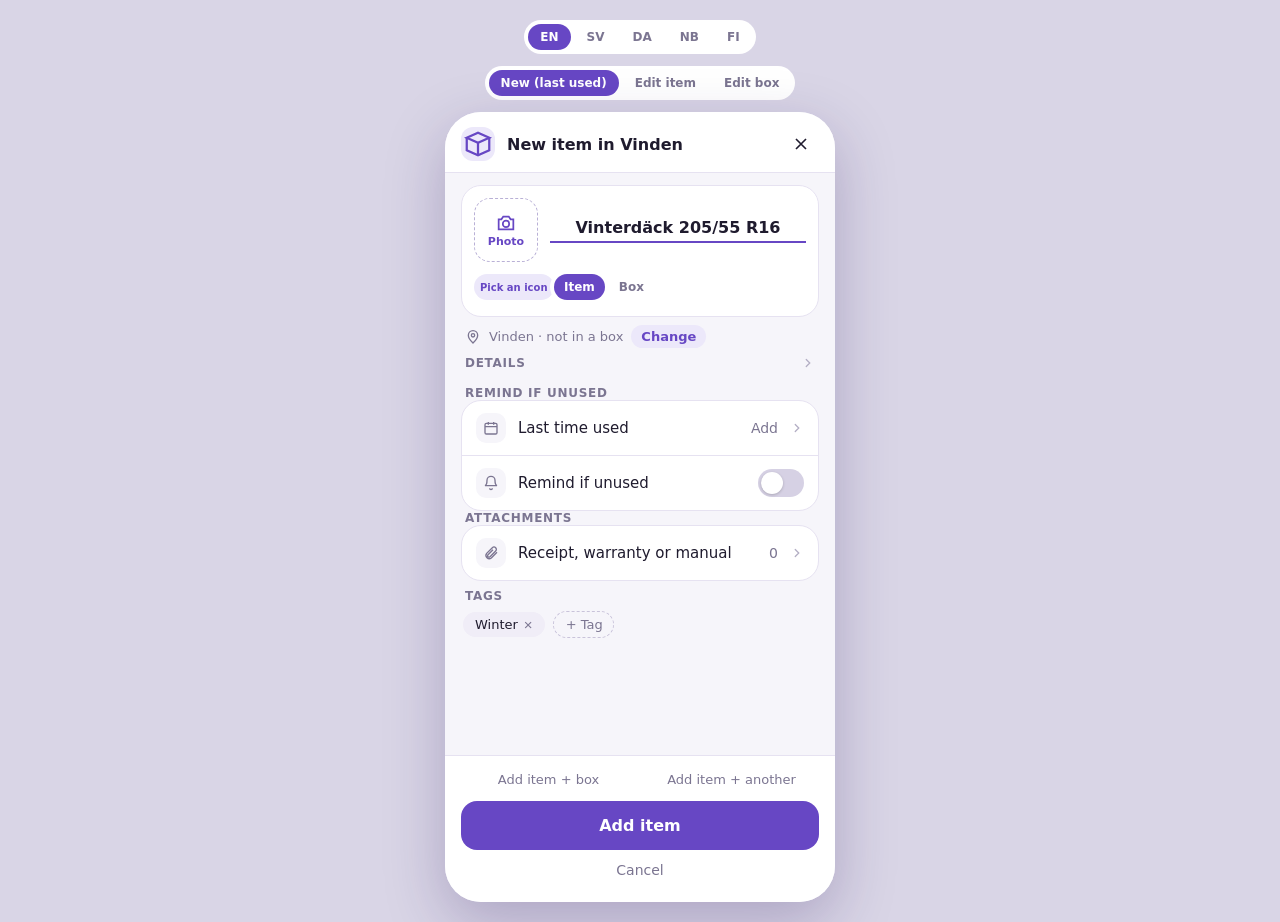
<file: design/prototypes/add-item-box.html>
<!DOCTYPE html>
<html lang="en">
<head>
<meta charset="UTF-8">
<meta name="viewport" content="width=device-width, initial-scale=1, viewport-fit=cover">
<title>boxboxbox – Add (item or box)</title>
<style>
  :root{--brand:#6747c4;--brand-soft:#ece8fa;--bg:#f6f5fa;--line:#e6e2f1;--text:#1f1b2e;--muted:#7b7591;--amber:#e0871a;--amber-soft:#fdf0de}
  *{box-sizing:border-box;margin:0;padding:0}
  body{font-family:Poppins,system-ui,-apple-system,sans-serif;background:#d9d5e6;color:var(--text);min-height:100vh;display:flex;flex-direction:column;align-items:center;justify-content:center;gap:12px;padding:20px 12px}
  .seg{display:flex;gap:4px;background:#fff;padding:4px;border-radius:999px}
  .seg button{border:none;background:none;padding:6px 12px;border-radius:999px;font:600 12px Poppins,system-ui,sans-serif;color:var(--muted);cursor:pointer}
  .seg button.on{background:var(--brand);color:#fff}
  .phone{position:relative;width:390px;max-width:100%;height:min(844px,calc(100vh - 110px));background:var(--bg);border-radius:36px;overflow:hidden;display:flex;flex-direction:column;box-shadow:0 20px 60px rgba(40,20,90,.25)}
  header{display:flex;align-items:center;gap:8px;padding:14px 16px 10px;background:#fff;border-bottom:1px solid var(--line)}
  header .title{flex:1;min-width:0;font-weight:600;font-size:16px}
  header .crumb{font-size:12px;color:var(--muted);font-weight:400}
  .icon-btn{width:36px;height:36px;border-radius:12px;border:none;background:transparent;display:grid;place-items:center;cursor:pointer;color:var(--text)}
  main{flex:1;overflow-y:auto;padding:12px 16px 16px;display:flex;flex-direction:column;gap:8px}
  .card{background:#fff;border-radius:20px;padding:12px;border:1px solid var(--line)}
  .section-label{font-size:12px;font-weight:600;color:var(--muted);text-transform:uppercase;letter-spacing:.06em;padding:0 4px}
  .hero{display:grid;grid-template-columns:64px 1fr;column-gap:12px;row-gap:8px;align-items:center}
  .photo{width:64px;height:64px;border-radius:16px;position:relative;overflow:hidden;cursor:pointer;padding:0;font:600 11px Poppins,system-ui,sans-serif;color:var(--brand);background:#fff;border:1.5px dashed #b9b0d6;display:flex;align-items:center;justify-content:center}
  .photo .empty{display:flex;flex-direction:column;align-items:center;gap:2px;line-height:1.1}
  .photo .icon,.photo .img{display:none;position:absolute;inset:0}
  .photo.state-icon,.photo.state-photo{border:none}
  .photo.state-empty .empty{display:flex}
  .photo.state-empty .icon,.photo.state-empty .img{display:none}
  .photo.state-icon .empty,.photo.state-photo .empty{display:none}
  .photo.state-icon .icon{display:flex;background:var(--brand-soft);align-items:center;justify-content:center}
  .photo.state-photo .img{display:flex;background:linear-gradient(160deg,#9cc4b1,#4f8270);align-items:center;justify-content:center}
  .name{display:flex;align-items:center;border-bottom:2px solid var(--brand);padding-bottom:4px;min-width:0}
  .name input{flex:1;min-width:0;border:none;outline:none;font:600 16px Poppins,system-ui,sans-serif;color:var(--text);background:transparent;text-align:center}
  .name input::placeholder{color:#b3aec4;font-weight:500}
  .act{height:26px;padding:0 6px;border-radius:999px;border:none;background:var(--brand-soft);color:var(--brand);font:600 10px Poppins,system-ui,sans-serif;white-space:nowrap;cursor:pointer;justify-self:start}
  .status{display:flex;gap:8px;min-width:0}
  .pill{flex:1 1 0;min-width:0;height:34px;display:flex;align-items:center;justify-content:flex-start;gap:6px;padding:0 10px;border-radius:999px;border:1.5px solid var(--line);background:#fff;color:var(--muted);font:600 12px Poppins,system-ui,sans-serif;cursor:pointer;transition:background .2s,border-color .2s,color .2s}
  .pill span{min-width:0;overflow:hidden;text-overflow:ellipsis;white-space:nowrap}
  .pill svg{flex:none}
  .pill[aria-pressed="true"]{background:var(--amber-soft);border-color:var(--amber);color:var(--amber)}
  .where-line{display:flex;align-items:center;gap:8px;background:none;border:none;padding:0 4px;font:500 13px Poppins,system-ui,sans-serif;color:var(--muted);cursor:pointer;text-align:left;width:max-content;max-width:100%}
  .where-line span{min-width:0;white-space:nowrap}
  .where-line .change{flex:none;color:var(--brand);font-weight:600;background:var(--brand-soft);border-radius:999px;padding:4px 10px}
  .rows{background:#fff;border-radius:20px;border:1px solid var(--line)}
  .row{display:flex;align-items:center;gap:12px;width:100%;padding:12px 14px;border:none;border-top:1px solid var(--line);background:none;font:400 15px Poppins,system-ui,sans-serif;color:var(--text);text-align:left;cursor:pointer}
  .rows > .row:first-child{border-top:none}
  .row .ic{width:30px;height:30px;border-radius:10px;background:var(--bg);display:grid;place-items:center;color:var(--muted);flex:none}
  .row .label{flex:1;min-width:0}
  .row .val{color:var(--muted);font-size:14px}
  .row .val.set{color:var(--text);font-weight:500}
  .row input{border:none;border-bottom:1.5px solid var(--brand);outline:none;background:transparent;font:500 14px Poppins,system-ui,sans-serif;color:var(--text);text-align:right;width:140px}
  .chev{color:#b3aec4;flex:none;transition:transform .25s ease}
  .row.active .chev,.row.open .chev{transform:rotate(90deg);color:var(--brand)}
  .row.toggle .label{color:var(--brand);font-weight:600}
  .row.fewer .label{color:var(--brand);font-weight:600}
  .row.fewer .chev{transform:rotate(-90deg);color:var(--brand)}
  .row.is-hidden{display:none}
  .fold{display:grid;grid-template-rows:0fr;transition:grid-template-rows .3s ease}
  .fold.open{grid-template-rows:1fr}
  .fold > div{overflow:hidden;min-height:0}
  .switch{width:46px;height:28px;border-radius:999px;background:#d6d1e4;position:relative;flex:none;transition:background .2s}
  .switch::after{content:"";position:absolute;top:3px;left:3px;width:22px;height:22px;border-radius:50%;background:#fff;transition:transform .2s;box-shadow:0 1px 3px rgba(0,0,0,.2)}
  .switch[aria-checked="true"]{background:var(--brand)}
  .switch[aria-checked="true"]::after{transform:translateX(18px)}
  .periods{display:flex;flex-wrap:wrap;gap:8px;padding:10px 14px 14px;border-top:1px solid var(--line)}
  .periods button{border:1.5px solid var(--line);background:#fff;border-radius:999px;padding:7px 12px;font:500 13px Poppins,system-ui,sans-serif;color:var(--text);cursor:pointer;display:inline-flex;align-items:center;gap:6px}
  .periods button[aria-pressed="true"]{background:var(--brand);border-color:var(--brand);color:#fff}
  .tags{display:flex;gap:8px;flex-wrap:wrap;align-items:center;padding:0 2px}
  .tag{font-size:13px;background:#f0edf7;border-radius:999px;padding:5px 10px 5px 12px;color:var(--text);display:inline-flex;align-items:center;gap:4px}
  .tag .x{border:none;background:none;font-size:15px;color:var(--muted);cursor:pointer;line-height:1;padding:0 2px}
  .tag.add{background:none;border:1.5px dashed #c9c3da;color:var(--muted);cursor:pointer;font:500 13px Poppins,system-ui,sans-serif}
  .tag.sugg{border:none;cursor:pointer;font:500 13px Poppins,system-ui,sans-serif}
  .share-btn{display:flex;align-items:center;justify-content:center;gap:8px;width:100%;padding:12px;border-radius:16px;border:1.5px solid var(--line);background:#fff;font:600 14px Poppins,system-ui,sans-serif;color:var(--brand);cursor:pointer}
  footer{background:#fff;border-top:1px solid var(--line);padding:10px 16px 20px;display:flex;flex-direction:column;gap:8px}
  .foot-row{display:grid;grid-template-columns:1fr 1fr;gap:8px}
  .btn-ghost{padding:11px 8px;border-radius:16px;border:1.5px solid var(--line);background:#fff;font:600 13px Poppins,system-ui,sans-serif;color:var(--text);cursor:pointer}
  .save{width:100%;padding:15px;border-radius:16px;border:none;background:var(--brand);color:#fff;font:600 16px Poppins,system-ui,sans-serif;cursor:pointer}
  .link{align-self:center;background:none;border:none;color:var(--muted);font:500 13px Poppins,system-ui,sans-serif;cursor:pointer;padding:4px}
  .scrim{position:absolute;inset:0;background:rgba(20,10,40,.35);display:flex;align-items:flex-end;z-index:5}
  .scrim[hidden]{display:none}
  .sheet{width:100%;max-height:82%;overflow-y:auto;background:#fff;border-radius:22px 22px 0 0;padding:10px 18px 22px;display:flex;flex-direction:column;gap:10px}
  .grab{width:40px;height:4px;border-radius:2px;background:#d6d1e4;align-self:center}
  .sheet-title{font-weight:600;font-size:16px;text-align:center}
  .sheet-opt{padding:13px;border-radius:14px;border:1.5px solid var(--line);background:#fff;font:600 15px Poppins,system-ui,sans-serif;color:var(--text);cursor:pointer}
  .opt{padding:12px 14px;border-radius:14px;border:1.5px solid var(--line);background:#fff;font:500 14px Poppins,system-ui,sans-serif;text-align:left;cursor:pointer;color:var(--text);display:flex;justify-content:space-between;align-items:center;gap:8px}
  .opt[aria-pressed="true"]{border-color:var(--brand);background:var(--brand-soft)}
  .opt .count{font-size:12px;color:var(--muted)}
  .pick-list{display:flex;flex-direction:column;gap:6px}
  .sugg-label{font-size:12px;color:var(--muted);font-weight:600}
  .tag-input{width:100%;padding:13px;border-radius:14px;border:1.5px solid var(--line);font:500 15px Poppins,system-ui,sans-serif;outline:none}
  .att-item{padding:9px 12px;background:var(--bg);border-radius:12px;font-size:14px;margin-bottom:6px}
  .att-empty{font-size:13px;color:var(--muted);text-align:center;padding:6px}
  .lang-row{display:flex;gap:8px;align-items:center}
  .tiles{display:grid;grid-template-columns:1fr 1fr;gap:10px}
  .tile{aspect-ratio:1/1;border-radius:20px;background:#fff;border:1.5px solid var(--line);display:flex;flex-direction:column;align-items:center;justify-content:center;gap:8px;padding:12px;cursor:pointer;font:600 15px Poppins,system-ui,sans-serif;color:var(--text);text-align:center}
  .tile .ring{width:52px;height:52px;border-radius:18px;background:var(--brand-soft);display:grid;place-items:center;color:var(--brand)}
  .tile .sub{font-size:11px;color:var(--muted);font-weight:400;line-height:1.3}
  .multi{display:flex;align-items:center;gap:10px;width:100%;padding:10px 12px;border-radius:18px;background:#fff;border:1.5px solid var(--line);cursor:pointer;text-align:left;font:600 14px Poppins,system-ui,sans-serif;color:var(--text)}
  .multi .ring{width:34px;height:34px;border-radius:12px;background:var(--brand-soft);display:grid;place-items:center;color:var(--brand);flex:none}
  .multi .sub{display:block;font-size:11px;color:var(--muted);font-weight:400;margin-top:1px}
  .beta{display:inline-block;font-size:9px;font-weight:700;letter-spacing:.04em;padding:1px 6px;margin-left:4px;border-radius:999px;background:var(--brand);color:#fff;vertical-align:middle}
  .dev{font-size:12px;color:var(--muted)}
  .note{font-size:12px;color:var(--muted);padding:0 2px}

  .type-seg{display:flex}
  .type-seg button{flex:1;padding:6px 10px;font-size:12px}
  .phone.mode-new .in-edit{display:none}
  .phone.mode-edit .in-new{display:none}
  .phone.mode-edit .pill.in-edit{display:flex}
  .phone.mode-new .type-seg.in-new{display:flex}
  .phone.type-item .only-box,.phone.type-item .only-box-sheet,.phone.type-item .only-box-foot{display:none}
  .phone.type-box .only-item,.phone.type-box .only-item-foot{display:none}
  .phone.type-item .only-item-foot{display:flex;flex-direction:column;gap:8px}
  .phone.type-box .only-box-foot{display:flex;flex-direction:column;gap:8px}
  .phone:not(.type-box) .only-box-foot{display:none}
  .phone:not(.type-item) .only-item-foot{display:none}
  .phone.type-box .share-btn,.phone.type-box #remCard,.phone.type-box .section-label.rm{display:none}
  .phone .only-item.section-label{display:block}
  .phone.type-box section.only-item{display:none}
  .phone.type-item section.only-item{display:block}
  .phone .row.only-box,.phone .row.only-item{}
  #sizeVal .dev{font-size:12px}
  .mode-switch{display:flex;gap:4px;background:#fff;padding:4px;border-radius:999px}
  .hdr-ic{width:34px;height:34px;border-radius:12px;background:var(--brand-soft);display:grid;place-items:center;flex:none}
  .badge{font:700 11px Poppins,system-ui,sans-serif;color:var(--brand);letter-spacing:.02em}
  header .title{flex:1;min-width:0;font-weight:600;font-size:16px;padding-left:4px;white-space:nowrap;overflow:hidden;text-overflow:ellipsis}
  .cancel-grey{align-self:center;background:none;border:none;color:var(--muted);font:500 14px Poppins,system-ui,sans-serif;cursor:pointer;padding:4px}
  .btn-ghost{width:100%;border:none;background:none;box-shadow:none;padding:6px 4px;font:500 13px Poppins,system-ui,sans-serif;color:var(--muted)}
  .section-toggle{display:flex;align-items:center;justify-content:space-between;width:100%;background:none;border:none;padding:0 4px;font:600 12px Poppins,system-ui,sans-serif;color:var(--muted);text-transform:uppercase;letter-spacing:.06em;cursor:pointer}
  .section-toggle .chev{color:#b3aec4;transition:transform .25s ease}
  .section-toggle[aria-expanded="true"] .chev{transform:rotate(90deg);color:var(--brand)}
  .fold > div > .rows{margin-top:0}
  #primaryBtn{margin-top:0}
</style>
</head>
<body>
<div class="seg" id="langSeg" role="group" aria-label="Language">
  <button data-lang="en">EN</button><button data-lang="sv">SV</button><button data-lang="da">DA</button><button data-lang="nb">NB</button><button data-lang="fi">FI</button>
</div>
<div class="seg" id="previewSeg" role="group" aria-label="Preview">
  <button data-mode="new" class="on">New (last used)</button><button data-mode="edit-item">Edit item</button><button data-mode="edit-box">Edit box</button>
</div>
<div class="phone mode-new type-item" id="phone">

  <header>
    <div class="hdr-ic" id="hdrIc"></div>
    <div class="title"><span id="ttl"></span></div>
    <button class="icon-btn" aria-label="Close"><svg width="20" height="20" viewBox="0 0 24 24" fill="none" stroke="currentColor" stroke-width="2"><path d="M6 6l12 12M18 6L6 18"/></svg></button>
  </header>
  <main>
    <section class="card">
      <div class="hero">
        <button class="photo state-empty" id="photo" aria-label="Photo" data-open-sheet="sheetPhoto">
          <span class="empty"><svg width="22" height="22" viewBox="0 0 24 24" fill="none" stroke="currentColor" stroke-width="1.9"><path d="M4 8h3l2-3h6l2 3h3v11H4z"/><circle cx="12" cy="13" r="3.5"/></svg><span data-i18n="photo"></span></span>
          <span class="icon" id="iconArt"><svg width="40" height="40" viewBox="0 0 24 24" fill="none" stroke="#6747c4" stroke-width="1.8"><path d="M3 7l9-4 9 4-9 4-9-4z"/><path d="M3 7v10l9 4 9-4V7"/><path d="M12 11v10"/></svg></span>
          <span class="img"><svg width="40" height="40" viewBox="0 0 24 24" fill="none" stroke="#fff" stroke-width="1.8"><path d="M3 7l9-4 9 4-9 4-9-4z"/><path d="M3 7v10l9 4 9-4V7"/><path d="M12 11v10"/></svg></span>
        </button>
        <label class="name"><input data-i18n-ph="whatIsIt" id="nameInp" placeholder="What is it?" value="Vinterdäck 205/55 R16" aria-label="Name"></label>
        <div style="grid-column:1"><button class="act" id="pickIcon" data-i18n="pickIcon"></button></div>
        <div class="status" style="grid-column:2" id="heroRight">
          <div class="seg type-seg in-new" id="typeSeg2" role="group" aria-label="Type">
            <button data-type="item"><span data-i18n="typeItem"></span></button><button data-type="box"><span data-i18n="typeBox"></span></button>
          </div>
          <button class="pill in-edit" id="takeout" aria-pressed="false" data-toggle><svg width="16" height="16" viewBox="0 0 24 24" fill="none" stroke="currentColor" stroke-width="2"><path d="M12 15V3M7 8l5-5 5 5"/><path d="M4 14v5a2 2 0 002 2h12a2 2 0 002-2v-5"/></svg><span id="takeoutLabel" data-i18n="takeOut"></span></button>
          <button class="pill in-edit" id="fav" aria-pressed="false" data-toggle><svg width="16" height="16" viewBox="0 0 24 24" fill="none" stroke="currentColor" stroke-width="2"><path d="M12 3l2.7 5.6 6.1.9-4.4 4.3 1 6.1L12 17l-5.4 2.9 1-6.1-4.4-4.3 6.1-.9z"/></svg><span id="favLabel" data-i18n="favorite"></span></button>
        </div>
      </div>
    </section>

    <button class="where-line" data-open-sheet="sheetPlace"><svg width="16" height="16" viewBox="0 0 24 24" fill="none" stroke="currentColor" stroke-width="2"><path d="M12 21s-7-6.2-7-11.5a7 7 0 0114 0C19 14.8 12 21 12 21z"/><circle cx="12" cy="9.5" r="2.5"/></svg><span id="whereText"></span><span class="change" data-i18n="change"></span></button>

    <button class="section-toggle" id="detailsBtn" aria-expanded="false"><span data-i18n="details"></span><svg class="chev" width="14" height="14" viewBox="0 0 24 24" fill="none" stroke="currentColor" stroke-width="2.2" stroke-linecap="round"><path d="M9 6l6 6-6 6"/></svg></button>
    <div class="fold" id="detailsFold"><div>
    <section class="rows">
      <button class="row only-box" data-open-sheet="sheetSize" id="sizeRow"><div class="ic"><svg width="16" height="16" viewBox="0 0 24 24" fill="none" stroke="currentColor" stroke-width="2"><rect x="4" y="6" width="16" height="12" rx="2"/></svg></div><div class="label" data-i18n="size"></div><div class="val set" id="sizeVal"></div><svg class="chev" width="14" height="14" viewBox="0 0 24 24" fill="none" stroke="currentColor" stroke-width="2.2" stroke-linecap="round"><path d="M9 6l6 6-6 6"/></svg></button>
      <div class="row only-item" data-field><div class="ic"><svg width="16" height="16" viewBox="0 0 24 24" fill="none" stroke="currentColor" stroke-width="2"><path d="M4 7h16M4 12h10M4 17h7"/></svg></div><div class="label" data-i18n="brand"></div><div class="val add" data-i18n="add"></div><svg class="chev" width="14" height="14" viewBox="0 0 24 24" fill="none" stroke="currentColor" stroke-width="2.2" stroke-linecap="round"><path d="M9 6l6 6-6 6"/></svg></div>
      <div class="row only-item" data-field><div class="ic"><svg width="16" height="16" viewBox="0 0 24 24" fill="none" stroke="currentColor" stroke-width="2"><circle cx="12" cy="12" r="9"/><path d="M12 6v2M12 16v2"/></svg></div><div class="label" data-i18n="value"></div><div class="val set">1 200 kr</div><svg class="chev" width="14" height="14" viewBox="0 0 24 24" fill="none" stroke="currentColor" stroke-width="2.2" stroke-linecap="round"><path d="M9 6l6 6-6 6"/></svg></div>
      <div class="row only-box" data-field><div class="ic"><svg width="16" height="16" viewBox="0 0 24 24" fill="none" stroke="currentColor" stroke-width="2"><circle cx="12" cy="8" r="4"/><path d="M4 21c0-4 3.5-6 8-6s8 2 8 6"/></svg></div><div class="label" data-i18n="status"></div><div class="val add" data-i18n="add"></div><svg class="chev" width="14" height="14" viewBox="0 0 24 24" fill="none" stroke="currentColor" stroke-width="2.2" stroke-linecap="round"><path d="M9 6l6 6-6 6"/></svg></div>
      <div class="row" data-field><div class="ic"><svg width="16" height="16" viewBox="0 0 24 24" fill="none" stroke="currentColor" stroke-width="2"><path d="M5 4h14v16H5zM9 9h6M9 13h6"/></svg></div><div class="label" data-i18n="notes"></div><div class="val add" data-i18n="add"></div><svg class="chev" width="14" height="14" viewBox="0 0 24 24" fill="none" stroke="currentColor" stroke-width="2.2" stroke-linecap="round"><path d="M9 6l6 6-6 6"/></svg></div>
        <div class="row only-item" data-field><div class="ic"><svg width="16" height="16" viewBox="0 0 24 24" fill="none" stroke="currentColor" stroke-width="2"><rect x="4" y="6" width="16" height="12" rx="2"/></svg></div><div class="label" data-i18n="size"></div><div class="val add" data-i18n="add"></div><svg class="chev" width="14" height="14" viewBox="0 0 24 24" fill="none" stroke="currentColor" stroke-width="2.2" stroke-linecap="round"><path d="M9 6l6 6-6 6"/></svg></div>
        <div class="row only-item" data-field><div class="ic"><svg width="16" height="16" viewBox="0 0 24 24" fill="none" stroke="currentColor" stroke-width="2"><path d="M4 12h16M4 7h16M4 17h10"/></svg></div><div class="label" data-i18n="quantity"></div><div class="val add" data-i18n="add"></div><svg class="chev" width="14" height="14" viewBox="0 0 24 24" fill="none" stroke="currentColor" stroke-width="2.2" stroke-linecap="round"><path d="M9 6l6 6-6 6"/></svg></div>
        <div class="row only-item" data-field><div class="ic"><svg width="16" height="16" viewBox="0 0 24 24" fill="none" stroke="currentColor" stroke-width="2"><rect x="3" y="5" width="18" height="14" rx="2"/><path d="M3 10h18"/></svg></div><div class="label" data-i18n="warranty"></div><div class="val add" data-i18n="add"></div><svg class="chev" width="14" height="14" viewBox="0 0 24 24" fill="none" stroke="currentColor" stroke-width="2.2" stroke-linecap="round"><path d="M9 6l6 6-6 6"/></svg></div>
        <div class="row only-item" data-field><div class="ic"><svg width="16" height="16" viewBox="0 0 24 24" fill="none" stroke="currentColor" stroke-width="2"><path d="M4 7l8-4 8 4v10l-8 4-8-4z"/></svg></div><div class="label" data-i18n="model"></div><div class="val add" data-i18n="add"></div><svg class="chev" width="14" height="14" viewBox="0 0 24 24" fill="none" stroke="currentColor" stroke-width="2.2" stroke-linecap="round"><path d="M9 6l6 6-6 6"/></svg></div>
        <div class="row only-item" data-field><div class="ic"><svg width="16" height="16" viewBox="0 0 24 24" fill="none" stroke="currentColor" stroke-width="2"><circle cx="12" cy="8" r="4"/><path d="M4 21c0-4 3.5-6 8-6s8 2 8 6"/></svg></div><div class="label" data-i18n="whose"></div><div class="val add" data-i18n="add"></div><svg class="chev" width="14" height="14" viewBox="0 0 24 24" fill="none" stroke="currentColor" stroke-width="2.2" stroke-linecap="round"><path d="M9 6l6 6-6 6"/></svg></div>
        <div class="row only-item" data-field><div class="ic"><svg width="16" height="16" viewBox="0 0 24 24" fill="none" stroke="currentColor" stroke-width="2"><circle cx="12" cy="12" r="4"/><path d="M12 2v3M12 19v3M2 12h3M19 12h3"/></svg></div><div class="label" data-i18n="season"></div><div class="val add" data-i18n="add"></div><svg class="chev" width="14" height="14" viewBox="0 0 24 24" fill="none" stroke="currentColor" stroke-width="2.2" stroke-linecap="round"><path d="M9 6l6 6-6 6"/></svg></div>
        <div class="row only-item" data-field><div class="ic"><svg width="16" height="16" viewBox="0 0 24 24" fill="none" stroke="currentColor" stroke-width="2"><path d="M12 3l8 3v6c0 4.5-3.5 8-8 9-4.5-1-8-4.5-8-9V6z"/></svg></div><div class="label" data-i18n="serial"></div><div class="val add" data-i18n="add"></div><svg class="chev" width="14" height="14" viewBox="0 0 24 24" fill="none" stroke="currentColor" stroke-width="2.2" stroke-linecap="round"><path d="M9 6l6 6-6 6"/></svg></div>
        <div class="row only-box" data-field><div class="ic"><svg width="16" height="16" viewBox="0 0 24 24" fill="none" stroke="currentColor" stroke-width="2"><path d="M12 3l8 3v6c0 4.5-3.5 8-8 9-4.5-1-8-4.5-8-9V6z"/></svg></div><div class="label" data-i18n="material"></div><div class="val add" data-i18n="add"></div><svg class="chev" width="14" height="14" viewBox="0 0 24 24" fill="none" stroke="currentColor" stroke-width="2.2" stroke-linecap="round"><path d="M9 6l6 6-6 6"/></svg></div>
        <div class="row only-box" data-field><div class="ic"><svg width="16" height="16" viewBox="0 0 24 24" fill="none" stroke="currentColor" stroke-width="2"><path d="M4 12h16M4 7h16M4 17h10"/></svg></div><div class="label" data-i18n="weight"></div><div class="val add" data-i18n="add"></div><svg class="chev" width="14" height="14" viewBox="0 0 24 24" fill="none" stroke="currentColor" stroke-width="2.2" stroke-linecap="round"><path d="M9 6l6 6-6 6"/></svg></div>
    </section>
    </div></div>

    <section class="only-item">
      <div class="section-label" data-i18n="remind"></div>
      <section class="rows" id="remCard">
        <div class="row" data-field><div class="ic"><svg width="16" height="16" viewBox="0 0 24 24" fill="none" stroke="currentColor" stroke-width="2"><rect x="3" y="5" width="18" height="16" rx="2"/><path d="M3 10h18M8 3v4M16 3v4"/></svg></div><div class="label" data-i18n="lastUsed"></div><div class="val add" data-i18n="add"></div><svg class="chev" width="14" height="14" viewBox="0 0 24 24" fill="none" stroke="currentColor" stroke-width="2.2" stroke-linecap="round"><path d="M9 6l6 6-6 6"/></svg></div>
        <div class="row" id="remRow" role="button"><div class="ic"><svg width="16" height="16" viewBox="0 0 24 24" fill="none" stroke="currentColor" stroke-width="2"><path d="M6 8a6 6 0 0112 0c0 7 3 8 3 8H3s3-1 3-8M10 20a2 2 0 004 0"/></svg></div><div class="label" data-i18n="remind"></div><span class="switch" id="sw" aria-checked="false"></span></div>
        <div class="fold" id="remFold"><div>
          <div class="periods">
            <button aria-pressed="false" data-i18n="m3"></button><button aria-pressed="true" data-i18n="m6"></button><button aria-pressed="false" data-i18n="y1"></button><button aria-pressed="false" data-i18n="y2"></button><button aria-pressed="false" data-i18n="pickDate"></button>
          </div>
        </div></div>
      </section>
      <div class="section-label" data-i18n="attachments"></div>
      <section class="rows">
        <button class="row" id="attRow" data-open-sheet="sheetAtt"><div class="ic"><svg width="16" height="16" viewBox="0 0 24 24" fill="none" stroke="currentColor" stroke-width="2"><path d="M21 11l-8.5 8.5a5 5 0 01-7-7L14 4a3.5 3.5 0 015 5l-8.5 8.5a2 2 0 01-3-3L15 7"/></svg></div><div class="label" data-i18n="receipt"></div><span class="val" id="attCount">0</span><svg class="chev" width="14" height="14" viewBox="0 0 24 24" fill="none" stroke="currentColor" stroke-width="2.2" stroke-linecap="round"><path d="M9 6l6 6-6 6"/></svg></button>
      </section>
    </section>

    <div class="section-label" data-i18n="tags"></div>
    <div class="tags" id="tags">
      <span class="tag">Winter <button class="x" aria-label="Remove tag">×</button></span>
      <button class="tag add" data-open-sheet="sheetTag" data-i18n="addTag"></button>
    </div>

  </main>
  <footer>
    <div class="foot-row"><button class="btn-ghost" id="smallA"></button><button class="btn-ghost" id="smallB"></button></div>
    <button class="save" id="primaryBtn"></button>
    <button class="cancel-grey" data-i18n="cancel"></button>
  </footer>

<div class="scrim" id="sheetPhoto" hidden><div class="sheet"><div class="grab"></div><div class="sheet-title" data-i18n="photo"></div><button class="sheet-opt" data-i18n="takePhoto"></button><button class="sheet-opt" data-i18n="chooseFile"></button></div></div><div class="scrim" id="sheetPlace" hidden><div class="sheet"><div class="grab"></div><div class="sheet-title" data-i18n="place"></div><div class="pick-list" id="placeOpts"></div><div class="only-box-sheet"><div class="sugg-label" data-i18n="inside"></div><div class="pick-list" id="boxList"><button class="opt" aria-pressed="true" data-box="alone" data-i18n="alone"></button><button class="opt" aria-pressed="false" data-box="B-003 · Julpynt">B-003 · Julpynt</button><button class="opt" aria-pressed="false" data-box="B-008 · Kök">B-008 · Kök</button></div></div><button class="sheet-opt" data-close-sheet data-i18n="done"></button></div></div><div class="scrim" id="sheetSize" hidden><div class="sheet"><div class="grab"></div><div class="sheet-title" data-i18n="size"></div><div class="pick-list" id="sizeList"><button class="opt" data-size="S" aria-pressed="false">S</button><button class="opt" data-size="M" aria-pressed="true">M <span class="count" data-i18n="sizeDefault"></span></button><button class="opt" data-size="L" aria-pressed="false">L</button></div><button class="sheet-opt" id="sizeDone" data-i18n="done"></button></div></div><div class="scrim" id="sheetAtt" hidden><div class="sheet"><div class="grab"></div><div class="sheet-title" data-i18n="receipt"></div><div id="attList"><div class="att-empty" data-i18n="nothing"></div></div><button class="sheet-opt" id="takePhotoOpt" data-i18n="takePhoto"></button><button class="sheet-opt" id="chooseFileOpt" data-i18n="chooseFile"></button><button class="sheet-opt" data-close-sheet data-i18n="done"></button></div></div><div class="scrim" id="sheetTag" hidden><div class="sheet"><div class="grab"></div><div class="sheet-title" data-i18n="addTag"></div><input class="tag-input" placeholder="+ Tag"><div class="sugg-label" data-i18n="tags"></div><div class="tags"><button class="tag sugg">Winter</button><button class="tag sugg">Garage</button><button class="tag sugg">Kids</button><button class="tag sugg">Sport</button></div><button class="sheet-opt" data-close-sheet data-i18n="done"></button></div></div>
</div>
<script>
const dict = {
    en: {model:"Model",whose:"Whose & status",season:"Season",lastUsed:"Last time used",share:"Share where it is",newItem:"New item",inVinden:"in Vinden",photo:"Photo",pickIcon:"Pick an icon",scanBarcode:"Scan barcode",takeOut:"Take out",takenOut:"Taken out",favorite:"Favorite",favorited:"Favorited",where:"Vinden · not in a box",change:"Change",details:"Details",brand:"Brand",value:"Value",notes:"Notes",size:"Size",quantity:"Quantity",warranty:"Warranty until",serial:"Serial number",add:"Add",more:"More details",fewer:"Fewer details",remind:"Remind if unused",pickDate:"Pick date",attachments:"Attachments",receipt:"Receipt, warranty or manual",nothing:"Nothing attached yet",takePhoto:"Take photo",chooseFile:"Choose file",done:"Done",tags:"Tags",addTag:"+ Tag",save:"Save",saveAdd:"Save and add another",whatIsIt:"What is it?"},
    sv: {model:"Modell",whose:"Ägare & status",season:"Säsong",lastUsed:"Senast använd",share:"Dela var den finns",newItem:"Ny sak",inVinden:"i Vinden",photo:"Foto",pickIcon:"Välj ikon",scanBarcode:"Skanna streckkod",takeOut:"Ta ut",takenOut:"Utplockad",favorite:"Favorit",favorited:"Favoriserad",where:"Vinden · inte i en låda",change:"Ändra",details:"Detaljer",brand:"Märke",value:"Värde",notes:"Anteckningar",size:"Storlek",quantity:"Antal",warranty:"Garanti till",serial:"Serienummer",add:"Lägg till",more:"Fler detaljer",fewer:"Färre detaljer",remind:"Påminn om oanvänd",pickDate:"Välj datum",attachments:"Bilagor",receipt:"Kvitto, garanti eller manual",nothing:"Inget bifogat ännu",takePhoto:"Ta foto",chooseFile:"Välj fil",done:"Klar",tags:"Taggar",addTag:"+ Tagg",save:"Spara",saveAdd:"Spara och lägg till ny",whatIsIt:"Vad är det?"},
    da: {newItem:"Ny ting",inVinden:"i Vinden",photo:"Foto",pickIcon:"Vælg ikon",takeOut:"Tag ud",takenOut:"Udtaget",favorite:"Favorit",favorited:"Favoriseret",where:"Vinden · ikke i en kasse",change:"Ændr",details:"Detaljer",brand:"Mærke",value:"Værdi",notes:"Noter",size:"Størrelse",quantity:"Antal",warranty:"Garanti til",serial:"Serienummer",add:"Tilføj",more:"Flere detaljer",fewer:"Færre detaljer",remind:"Påmind hvis ubrugt",pickDate:"Vælg dato",attachments:"Bilag",receipt:"Kvittering, garanti eller manual",nothing:"Intet vedhæftet endnu",takePhoto:"Tag billede",chooseFile:"Vælg fil",done:"Færdig",tags:"Tags",addTag:"+ Tag",save:"Gem",saveAdd:"Gem og tilføj ny",whatIsIt:"Hvad er det?",model:"Model",whose:"Ejer & status",season:"Sæson",lastUsed:"Sidst brugt",share:"Del hvor den er",scanBarcode:"Scan stregkode"},
    nb: {newItem:"Ny ting",inVinden:"i Vinden",photo:"Foto",pickIcon:"Velg ikon",takeOut:"Ta ut",takenOut:"Tatt ut",favorite:"Favoritt",favorited:"Favorisert",where:"Vinden · ikke i en eske",change:"Endre",details:"Detaljer",brand:"Merke",value:"Verdi",notes:"Notater",size:"Størrelse",quantity:"Antall",warranty:"Garanti til",serial:"Serienummer",add:"Legg til",more:"Flere detaljer",fewer:"Færre detaljer",remind:"Påminn hvis ubrukt",pickDate:"Velg dato",attachments:"Vedlegg",receipt:"Kvittering, garanti eller bruksanvisning",nothing:"Ingenting vedlagt ennå",takePhoto:"Ta bilde",chooseFile:"Velg fil",done:"Ferdig",tags:"Tagger",addTag:"+ Tagg",save:"Lagre",saveAdd:"Lagre og legg til ny",whatIsIt:"Hva er det?",model:"Modell",whose:"Eier & status",season:"Sesong",lastUsed:"Sist brukt",share:"Del hvor den er",scanBarcode:"Skann strekkode"},
    fi: {newItem:"Uusi tavara",inVinden:"paikassa Vinden",photo:"Kuva",pickIcon:"Valitse kuvake",takeOut:"Ota ulos",takenOut:"Otettu ulos",favorite:"Suosikki",favorited:"Lisätty suosikkeihin",where:"Vinden · ei laatikossa",change:"Muokkaa",details:"Tiedot",brand:"Merkki",value:"Arvo",notes:"Muistiinpanot",size:"Koko",quantity:"Määrä",warranty:"Takuu asti",serial:"Sarjanumero",add:"Lisää",more:"Lisätiedot",fewer:"Vähemmän tietoja",remind:"Muistuta, jos ei käytetä",pickDate:"Valitse päivä",attachments:"Liitteet",receipt:"Kuitti, takuu tai ohje",nothing:"Ei vielä liitteitä",takePhoto:"Ota kuva",chooseFile:"Valitse tiedosto",done:"Valmis",tags:"Tunnisteet",addTag:"+ Tunniste",save:"Tallenna",saveAdd:"Tallenna ja lisää uusi",whatIsIt:"Mikä tämä on?",model:"Malli",whose:"Omistaja ja tila",season:"Kausi",lastUsed:"Viimeksi käytetty",share:"Jaa missä se on",scanBarcode:"Skannaa viivakoodi"}
  };
  dict.en.typeItem = "Item";
  dict.sv.typeItem = "Sak";
  dict.da.typeItem = "Ting";
  dict.nb.typeItem = "Ting";
  dict.fi.typeItem = "Tavara";
  dict.en.typeBox = "Box";
  dict.sv.typeBox = "Låda";
  dict.da.typeBox = "Kasse";
  dict.nb.typeBox = "Eske";
  dict.fi.typeBox = "Laatikko";
  dict.en.newThing = "New";
  dict.sv.newThing = "Ny";
  dict.da.newThing = "Ny";
  dict.nb.newThing = "Ny";
  dict.fi.newThing = "Uusi";
  dict.en.saveAdd = "Save and add another";
  dict.sv.saveAdd = "Spara och lägg till ny";
  dict.da.saveAdd = "Gem og tilføj ny";
  dict.nb.saveAdd = "Lagre og legg til ny";
  dict.fi.saveAdd = "Tallenna ja lisää uusi";
  dict.en.addBoxItem = "Add box + item";
  dict.sv.addBoxItem = "Låda + sak";
  dict.da.addBoxItem = "Kasse + ting";
  dict.nb.addBoxItem = "Eske + ting";
  dict.fi.addBoxItem = "Laatikko + tavara";
  dict.en.addAnother = "Add box + another";
  dict.sv.addAnother = "Låda + en till";
  dict.da.addAnother = "Kasse + en mere";
  dict.nb.addAnother = "Eske + en til";
  dict.fi.addAnother = "Laatikko + uusi";
  dict.en.addBox = "Add box";
  dict.sv.addBox = "Lägg till låda";
  dict.da.addBox = "Tilføj kasse";
  dict.nb.addBox = "Legg til eske";
  dict.fi.addBox = "Lisää laatikko";
  dict.en.sizeDefault = "Default";
  dict.sv.sizeDefault = "Standard";
  dict.da.sizeDefault = "Standard";
  dict.nb.sizeDefault = "Standard";
  dict.fi.sizeDefault = "Oletus";
  dict.en.newItemIn = "New item in";
  dict.sv.newItemIn = "Ny sak i";
  dict.da.newItemIn = "Ny ting i";
  dict.nb.newItemIn = "Ny ting i";
  dict.fi.newItemIn = "Uusi tavara paikassa";
  dict.en.newBoxIn = "New box in";
  dict.sv.newBoxIn = "Ny låda i";
  dict.da.newBoxIn = "Ny kasse i";
  dict.nb.newBoxIn = "Ny eske i";
  dict.fi.newBoxIn = "Uusi laatikko paikassa";
  dict.en.boxNameHint = "Leave empty for box number only";
  dict.sv.boxNameHint = "Lämna tomt för bara lådnummer";
  dict.da.boxNameHint = "Lad være tom for kun kassenummer";
  dict.nb.boxNameHint = "La stå tomt for kun eskenummer";
  dict.fi.boxNameHint = "Jätä tyhjäksi, jos haluat vain laatikon numeron";
  dict.en.addItem = "Add item";
  dict.sv.addItem = "Lägg till sak";
  dict.da.addItem = "Tilføj ting";
  dict.nb.addItem = "Legg til ting";
  dict.fi.addItem = "Lisää tavara";
  dict.en.addItemBox = "Add item + box";
  dict.sv.addItemBox = "Sak + låda";
  dict.da.addItemBox = "Ting + kasse";
  dict.nb.addItemBox = "Ting + eske";
  dict.fi.addItemBox = "Tavara + laatikko";
  dict.en.addItemAnother = "Add item + another";
  dict.sv.addItemAnother = "Sak + en till";
  dict.da.addItemAnother = "Ting + en mere";
  dict.nb.addItemAnother = "Ting + en til";
  dict.fi.addItemAnother = "Tavara + uusi";
  dict.en.adding = "Adding to:";
  dict.sv.adding = "Lägger till i:";
  dict.da.adding = "Tilføjer til:";
  dict.nb.adding = "Legges til i:";
  dict.fi.adding = "Lisätään paikkaan:";
  dict.en.tbd = "To be decided";
  dict.sv.tbd = "Ej bestämd än";
  dict.da.tbd = "Ikke besluttet endnu";
  dict.nb.tbd = "Ikke bestemt ennå";
  dict.fi.tbd = "Vielä päättämättä";
  dict.en.m3 = "3 months";
  dict.sv.m3 = "3 månader";
  dict.da.m3 = "3 måneder";
  dict.nb.m3 = "3 måneder";
  dict.fi.m3 = "3 kuukautta";
  dict.en.m6 = "6 months";
  dict.sv.m6 = "6 månader";
  dict.da.m6 = "6 måneder";
  dict.nb.m6 = "6 måneder";
  dict.fi.m6 = "6 kuukautta";
  dict.en.y1 = "1 year";
  dict.sv.y1 = "1 år";
  dict.da.y1 = "1 år";
  dict.nb.y1 = "1 år";
  dict.fi.y1 = "1 vuosi";
  dict.en.y2 = "2 years";
  dict.sv.y2 = "2 år";
  dict.da.y2 = "2 år";
  dict.nb.y2 = "2 år";
  dict.fi.y2 = "2 vuotta";
  dict.en.inside = "Inside";
  dict.sv.inside = "I";
  dict.da.inside = "I";
  dict.nb.inside = "I";
  dict.fi.inside = "Sisällä";
  dict.en.alone = "on its own";
  dict.sv.alone = "fristående";
  dict.da.alone = "alene";
  dict.nb.alone = "alene";
  dict.fi.alone = "itsekseen";
  dict.en.moveTo = "Move box";
  dict.sv.moveTo = "Flytta låda";
  dict.da.moveTo = "Flyt kasse";
  dict.nb.moveTo = "Flytt eske";
  dict.fi.moveTo = "Siirrä laatikko";
  dict.en.place = "Place";
  dict.sv.place = "Plats";
  dict.da.place = "Plads";
  dict.nb.place = "Plass";
  dict.fi.place = "Paikka";
  dict.en.status = "Status";
  dict.sv.status = "Status";
  dict.da.status = "Status";
  dict.nb.status = "Status";
  dict.fi.status = "Tila";
  dict.en.weight = "Max weight (kg)";
  dict.sv.weight = "Max vikt (kg)";
  dict.da.weight = "Maks. vægt (kg)";
  dict.nb.weight = "Maks vekt (kg)";
  dict.fi.weight = "Enimmäispaino (kg)";
  dict.en.material = "Material";
  dict.sv.material = "Material";
  dict.da.material = "Materiale";
  dict.nb.material = "Materiale";
  dict.fi.material = "Materiaali";
  dict.en.boxName = "What is the box called?";
  dict.sv.boxName = "Vad heter lådan?";
  dict.da.boxName = "Hvad hedder kassen?";
  dict.nb.boxName = "Hva heter esken?";
  dict.fi.boxName = "Mikä laatikon nimi on?";
  dict.en.cancel = "Cancel";
  dict.sv.cancel = "Avbryt";
  dict.da.cancel = "Annuller";
  dict.nb.cancel = "Avbryt";
  dict.fi.cancel = "Peruuta";
  dict.en.scanQr = "Scan QR code";
  dict.sv.scanQr = "Skanna QR-kod";
  dict.da.scanQr = "Scan QR-kode";
  dict.nb.scanQr = "Skann QR-kode";
  dict.fi.scanQr = "Skannaa QR-koodi";
  dict.en.newBox = "New box";
  dict.sv.newBox = "Ny låda";
  dict.da.newBox = "Ny kasse";
  dict.nb.newBox = "Ny eske";
  dict.fi.newBox = "Uusi laatikko";
  dict.en.sizeDefault = "Default";
  dict.sv.sizeDefault = "Standard";
  dict.da.sizeDefault = "Standard";
  dict.nb.sizeDefault = "Standard";
  dict.fi.sizeDefault = "Oletus";

  const $ = s => document.querySelector(s);
  const $$ = s => [...document.querySelectorAll(s)];
  let lang = 'en';
  const t = k => (dict[lang] && dict[lang][k] !== undefined ? dict[lang][k] : dict.en[k]);
  function applyI18n(){
    document.documentElement.lang = lang;
    $$('[data-i18n]').forEach(el => el.textContent = t(el.dataset.i18n));
    $$('[data-i18n-ph]').forEach(el => el.placeholder = t(el.dataset.i18nPh));
    $$('#langSeg button').forEach(b => b.classList.toggle('on', b.dataset.lang === lang));
  }
  $$('#langSeg button').forEach(b => b.addEventListener('click', () => { lang = b.dataset.lang; applyI18n(); if (window.rerender) rerender(); }));
  function openSheet(id){ document.getElementById(id).hidden = false; }
  function closeSheet(id){ document.getElementById(id).hidden = true; }
  $$('.scrim').forEach(d => d.addEventListener('click', e => { if (e.target === d) d.hidden = true; }));
  $$('[data-open-sheet]').forEach(b => b.addEventListener('click', () => openSheet(b.dataset.openSheet)));
  $$('[data-close-sheet]').forEach(b => b.addEventListener('click', () => closeSheet(b.closest('.scrim').id)));
  function togglePressed(b){ const on = b.getAttribute('aria-pressed') !== 'true'; b.setAttribute('aria-pressed', on); return on; }
  $$('[data-toggle]').forEach(b => b.addEventListener('click', () => { togglePressed(b); if (window.rerender) rerender(); }));
  $$('[data-single] button').forEach(b => b.addEventListener('click', () => {
    const group = b.parentElement;
    group.querySelectorAll('button').forEach(x => { x.classList.toggle('on', x === b); x.setAttribute('aria-pressed', x === b); });
  }));
  applyI18n();


  const lastUsedType = 'item';
  let type = lastUsedType;
  let mode = 'new';
  let place = 'Vinden', inside = 'alone', size = 'M';
  const PLACES = ['Vinden','Garage','Källare','TBD'];
  const PHOTO_ITEM_SMALL = `<svg width="30" height="30" viewBox="0 0 24 24" fill="none" stroke="#6747c4" stroke-width="1.8"><path d="M3 7l9-4 9 4-9 4-9-4z"/><path d="M3 7v10l9 4 9-4V7"/><path d="M12 11v10"/></svg>`;
  const phone = $('#phone');
  function setType(tp){ type = tp; rerender(); }
  function rerender(){
    phone.className = 'phone mode-' + mode + ' type-' + type;
    $$('#typeSeg button, #typeSeg2 button').forEach(b => b.classList.toggle('on', b.dataset.type === type));
    $$('#typeSeg button, #typeSeg2 button').forEach(b => b.setAttribute('aria-pressed', b.dataset.type === type));
    const placeTxt = place === 'TBD' ? t('tbd') : place;
    if (mode === 'new') {
      $('#ttl').textContent = (type === 'box' ? t('newBoxIn') : t('newItemIn')) + ' ' + placeTxt;
      $('#hdrIc').innerHTML = type === 'box' ? '<span class="badge">B-014</span>' : PHOTO_ITEM_SMALL;
    } else {
      $('#ttl').textContent = type === 'box' ? 'B-014 · Julpynt' : 'Vinterdäck 205/55 R16';
      $('#hdrIc').innerHTML = type === 'box' ? '<span class="badge">B-014</span>' : PHOTO_ITEM_SMALL;
    }
    $('#primaryBtn').textContent = t(type === 'box' ? 'addBox' : 'addItem');
    $('#smallA').textContent = t(type === 'box' ? 'addBoxItem' : 'addItemBox');
    $('#smallB').textContent = t(type === 'box' ? 'addAnother' : 'addItemAnother');
    $('#primaryBtn').style.display = mode === 'edit' ? 'none' : '';
    $('#smallA').parentElement.style.display = mode === 'edit' ? 'none' : '';
    $('#nameInp').placeholder = type === 'box' ? t('boxNameHint') : t('whatIsIt');
    $('#iconArt').innerHTML = type === 'box' ? `<svg class="boxart" viewBox="0 0 64 64" aria-hidden="true"><path d="M10 25h44v28.5a3 3 0 0 1-3 3H13a3 3 0 0 1-3-3z" fill="#B5824A"/><rect x="7" y="16" width="50" height="11" rx="2.2" fill="#C99A62"/><rect x="10" y="27" width="44" height="2.6" fill="#8C5E2E"/><rect x="28.5" y="16" width="7" height="11" fill="#E6C894"/><rect x="16" y="34" width="32" height="15" rx="2" fill="#FFF7EA"/><text x="32" y="45.4" text-anchor="middle" font-family="Montserrat,Poppins,Arial,sans-serif" font-weight="800" font-size="11" fill="#5A3FB8">14</text></svg>` : `<svg width="40" height="40" viewBox="0 0 24 24" fill="none" stroke="#6747c4" stroke-width="1.8"><path d="M3 7l9-4 9 4-9 4-9-4z"/><path d="M3 7v10l9 4 9-4V7"/><path d="M12 11v10"/></svg>`;
    $('#nameInp').value = type === 'box' ? '' : 'Vinterdäck 205/55 R16';
    $('#takeoutLabel').textContent = t($('#takeout').getAttribute('aria-pressed') === 'true' ? 'takenOut' : 'takeOut');
    $('#favLabel').textContent = t($('#fav').getAttribute('aria-pressed') === 'true' ? 'favorited' : 'favorite');
    const where = type === 'box' ? (inside === 'alone' ? t('alone') : inside) : t('where').split('·')[1]?.trim() || '';
    $('#whereText').textContent = (place === 'TBD' ? t('tbd') : place) + ' · ' + where;
    $('#placeOpts').innerHTML = PLACES.map(p => `<button class="opt" aria-pressed="${p===place}" data-place="${p}">${p==='TBD'?t('tbd'):p}</button>`).join('');
    $$('#placeOpts [data-place]').forEach(b => b.addEventListener('click', () => { place = b.dataset.place; closeSheet('sheetPlace'); rerender(); }));
    $$('#boxList .opt').forEach(b => b.setAttribute('aria-pressed', b.dataset.box === inside));
    $('#sizeVal').innerHTML = size + (size === 'M' ? ' <span class="dev">' + t('sizeDefault') + '</span>' : '');
    $('#remRow').classList.toggle('open', $('#sw').getAttribute('aria-checked') === 'true');
    $('#remFold').classList.toggle('open', $('#sw').getAttribute('aria-checked') === 'true');
  }
  $$('#typeSeg button, #typeSeg2 button').forEach(b => b.addEventListener('click', () => setType(b.dataset.type)));
  $$('#boxList .opt').forEach(b => b.addEventListener('click', () => { inside = b.dataset.box; rerender(); }));
  $$('#sizeList .opt').forEach(b => b.addEventListener('click', () => { $$('#sizeList .opt').forEach(x => x.setAttribute('aria-pressed', x === b)); }));
  $('#sizeDone').addEventListener('click', () => { size = $('#sizeList .opt[aria-pressed="true"]').dataset.size; closeSheet('sheetSize'); rerender(); });
  $('#detailsBtn').addEventListener('click', () => { const f = $('#detailsFold'); f.classList.toggle('open'); $('#detailsBtn').setAttribute('aria-expanded', f.classList.contains('open')); });
  $('#remRow').addEventListener('click', () => { const sw = $('#sw'); sw.setAttribute('aria-checked', sw.getAttribute('aria-checked') !== 'true'); rerender(); });
  $$('#remFold .periods button').forEach(b => b.addEventListener('click', () => { $$('#remFold .periods button').forEach(x => x.setAttribute('aria-pressed', x === b)); }));
  $('#photo').addEventListener('click', () => { $('#photo').className = 'photo state-photo'; closeSheet('sheetPhoto'); });
  $('#pickIcon').addEventListener('click', () => { $('#photo').className = 'photo state-icon'; });
  let attCount = 0;
  $$('#sheetAtt .sheet-opt[id]').forEach(b => b.addEventListener('click', () => {
    $('#attList .att-empty')?.remove(); attCount++;
    $('#attList').insertAdjacentHTML('beforeend', '<div class="att-item">' + (b.id === 'takePhotoOpt' ? 'Photo.jpg' : 'Receipt.pdf') + '</div>');
    $('#attCount').textContent = attCount;
  }));
  $$('#sheetTag .tag.sugg').forEach(b => b.addEventListener('click', () => { addTag(b.textContent); closeSheet('sheetTag'); }));
  function addTag(name){
    const chip = document.createElement('span'); chip.className = 'tag'; chip.textContent = name + ' ';
    const x = document.createElement('button'); x.className = 'x'; x.textContent = '×';
    x.addEventListener('click', () => chip.remove()); chip.appendChild(x);
    $('#tags').insertBefore(chip, $('#tags .tag.add'));
  }
  $$('.row[data-field]').forEach(row => row.addEventListener('click', () => {
    if (row.querySelector('input')) return;
    const val = row.querySelector('.val'); if (!val) return;
    const input = document.createElement('input'); input.placeholder = '…'; input.value = val.classList.contains('set') ? val.textContent : '';
    val.replaceWith(input); row.classList.add('active'); input.focus();
    const commit = () => { const v = input.value.trim(); const span = document.createElement('div'); span.className = v ? 'val set' : 'val add'; span.textContent = v || t('add'); input.replaceWith(span); row.classList.remove('active'); };
    input.addEventListener('blur', commit); input.addEventListener('keydown', ev => { if (ev.key === 'Enter') input.blur(); });
  }));
  // preview controls outside the phone: new / edit item / edit box
  $$('#previewSeg button').forEach(b => b.addEventListener('click', () => {
    mode = b.dataset.mode; if (mode === 'edit-box') { type = 'box'; mode = 'edit'; } else if (mode === 'edit-item') { type = 'item'; mode = 'edit'; } else { type = lastUsedType; mode = 'new'; }
    $$('#previewSeg button').forEach(x => x.classList.toggle('on', x === b));
    rerender();
  }));
  window.rerender = rerender;
  rerender();

</script>
</body>
</html>
</file>
